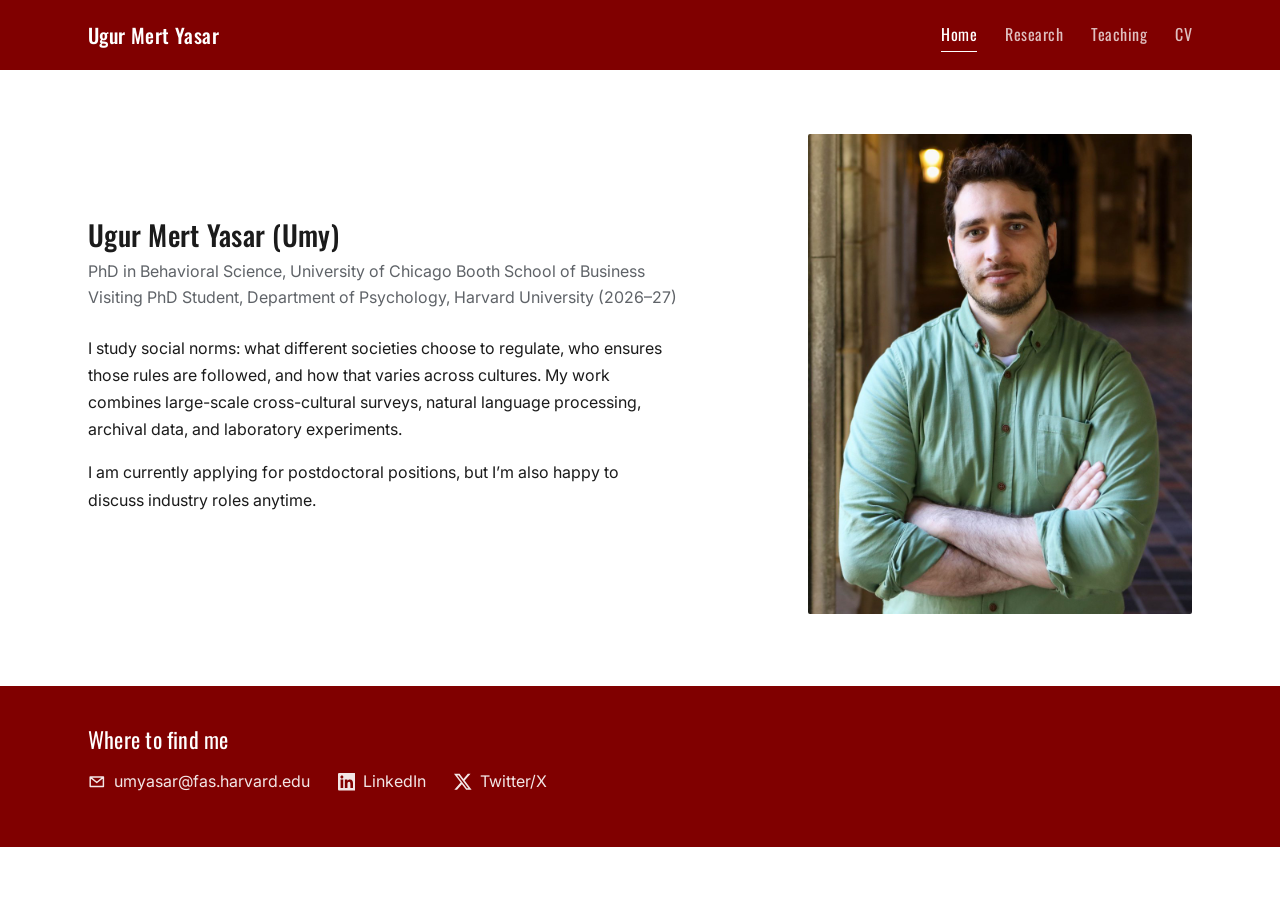
<file: index.html>
<!DOCTYPE html>
<html lang="en">
<head>
<meta charset="utf-8">
<meta name="viewport" content="width=device-width, initial-scale=1">
<title>Ugur Mert Yasar (Umy)</title>
<meta name="description" content="Ugur Mert Yasar is a PhD candidate in Behavioral Science at Chicago Booth. He studies social norms across cultures: what societies regulate, who enforces the rules, and why this varies.">
<link rel="icon" href="assets/favicon.svg?v=2" type="image/svg+xml">
<meta property="og:title" content="Ugur Mert Yasar">
<meta property="og:description" content="Ugur Mert Yasar is a PhD candidate in Behavioral Science at Chicago Booth. He studies social norms across cultures: what societies regulate, who enforces the rules, and why this varies.">
<meta property="og:image" content="https://ugurmertyasar.com/assets/portrait.jpg">
<meta property="og:url" content="https://ugurmertyasar.com/">
<meta property="og:type" content="website">
<meta name="twitter:card" content="summary">
<link rel="preconnect" href="https://fonts.googleapis.com">
<link rel="preconnect" href="https://fonts.gstatic.com" crossorigin>
<link href="https://fonts.googleapis.com/css2?family=Inter:wght@400;500;600&family=Oswald:wght@400;500&display=swap" rel="stylesheet">
<link rel="stylesheet" href="style.css?v=20261010">
</head>
<body>

<header class="masthead">
  <div class="wrap">
    <a class="name" href="index.html">Ugur Mert Yasar</a>
    <nav class="nav">
      <a href="index.html" aria-current="page">Home</a>
      <a href="research.html">Research</a>
      <a href="teaching.html">Teaching</a>
      <a href="assets/cv.pdf">CV</a>
    </nav>
  </div>
</header>

<main class="wrap">

  <section class="hero">
    <div>
      <h1>Ugur Mert Yasar (Umy)</h1>
      <p class="role">PhD in Behavioral Science, University of Chicago Booth School of Business<br>
      Visiting PhD Student, Department of Psychology, Harvard University (2026&ndash;27)</p>
      <div class="prose">
        <p>I study social norms: what different societies choose to regulate, who
        ensures those rules are followed, and how that varies across cultures. My work
        combines large-scale cross-cultural surveys, natural language processing,
        archival data, and laboratory experiments.</p>
        <p>I am currently applying for postdoctoral positions, but I&rsquo;m also happy to discuss industry roles anytime.</p>
      </div>
    </div>
    <!-- Click the portrait to swap in an artwork. Put the artwork at the path in
         data-alt; until that file exists, the portrait stays a plain image. -->
    <img class="portrait" id="portrait" src="assets/portrait.jpg" width="960" height="1200"
         alt="Portrait of Ugur Mert Yasar"
         data-alt="assets/portrait-art.jpg?v=2" data-alt-text="Cartoon of Ugur Mert Yasar in South Park style, standing in a classroom">
  </section>

</main>

<!--
    SURVEY SECTION
    data-state="hidden" removes the whole section from the page (current).
    data-state="soon"   shows the map with a "coming soon" note.
    data-state="live"   also shows everything marked class="when-live" below.
    Draft the live text inside the when-live blocks. Note: the repository is
    public, so anything written here is readable in the page source even while
    it is hidden. Keep findings out until the paper is out.
  -->
<section class="plate band" data-state="hidden">
  <div class="wrap">
    <figure>
      <div class="plate-head">
        <h2>The Global Architecture of Social Norms</h2>
        <p class="soon-note when-soon">Interactive results coming soon.</p>
      </div>
      <div class="map-wrap">
        <!-- ======== MAP: generated file, do not hand-edit the path data ======== -->
        <svg class="map" viewBox="0 0 1000 470" xmlns="http://www.w3.org/2000/svg" role="img" aria-label="World map. Societies included in the survey are shaded."><defs><clipPath id="mapclip"><rect x="0" y="0" width="1000" height="470"/></clipPath></defs><g clip-path="url(#mapclip)"><path class="ocean" d="M204.2,503.6L203.6,503.4L202.1,502.7L199.6,501.6L196.1,500.1L191.9,498.2L186.8,495.9L181.1,493.3L174.9,490.3L168.2,486.9L161.1,483.3L153.9,479.4L146.4,475.3L138.9,470.8L131.3,466.2L123.8,461.3L116.4,456.3L109.1,451.0L101.9,445.6L94.9,440.0L88.1,434.3L81.5,428.4L75.1,422.3L69.0,416.2L63.1,409.9L57.4,403.5L52.0,397.0L46.9,390.3L41.9,383.6L37.3,376.8L32.9,369.9L28.8,363.0L25.0,356.0L21.4,348.9L18.1,341.7L15.1,334.5L12.4,327.2L9.9,319.9L7.8,312.6L5.9,305.2L4.3,297.8L3.0,290.4L2.0,283.0L1.2,275.5L0.8,268.0L0.7,260.6L0.8,253.1L1.2,245.6L2.0,238.2L3.0,230.7L4.3,223.3L5.9,215.9L7.8,208.5L9.9,201.2L12.4,193.9L15.1,186.6L18.1,179.4L21.4,172.2L25.0,165.2L28.8,158.1L32.9,151.2L37.3,144.3L41.9,137.5L46.9,130.8L52.0,124.2L57.4,117.6L63.1,111.2L69.0,105.0L75.1,98.8L81.5,92.8L88.1,86.9L94.9,81.1L101.9,75.5L109.1,70.1L116.4,64.8L123.8,59.8L131.3,54.9L138.9,50.3L146.4,45.9L153.9,41.7L161.1,37.8L168.2,34.2L174.9,30.8L181.1,27.8L186.8,25.2L191.9,22.9L196.1,21.0L199.6,19.5L202.1,18.4L203.6,17.7L204.2,17.5L204.2,17.5L210.7,17.5L217.3,17.5L223.9,17.5L230.5,17.5L237.0,17.5L243.6,17.5L250.2,17.5L256.7,17.5L263.3,17.5L269.9,17.5L276.5,17.5L283.0,17.5L289.6,17.5L296.2,17.5L302.8,17.5L309.3,17.5L315.9,17.5L322.5,17.5L329.1,17.5L335.6,17.5L342.2,17.5L348.8,17.5L355.4,17.5L361.9,17.5L368.5,17.5L375.1,17.5L381.7,17.5L388.2,17.5L394.8,17.5L401.4,17.5L408.0,17.5L414.5,17.5L421.1,17.5L427.7,17.5L434.3,17.5L440.8,17.5L447.4,17.5L454.0,17.5L460.6,17.5L467.1,17.5L473.7,17.5L480.3,17.5L486.9,17.5L493.4,17.5L500.0,17.5L506.6,17.5L513.1,17.5L519.7,17.5L526.3,17.5L532.9,17.5L539.4,17.5L546.0,17.5L552.6,17.5L559.2,17.5L565.7,17.5L572.3,17.5L578.9,17.5L585.5,17.5L592.0,17.5L598.6,17.5L605.2,17.5L611.8,17.5L618.3,17.5L624.9,17.5L631.5,17.5L638.1,17.5L644.6,17.5L651.2,17.5L657.8,17.5L664.4,17.5L670.9,17.5L677.5,17.5L684.1,17.5L690.7,17.5L697.2,17.5L703.8,17.5L710.4,17.5L717.0,17.5L723.5,17.5L730.1,17.5L736.7,17.5L743.3,17.5L749.8,17.5L756.4,17.5L763.0,17.5L769.5,17.5L776.1,17.5L782.7,17.5L789.3,17.5L795.8,17.5L795.8,17.5L796.4,17.7L797.9,18.4L800.4,19.5L803.9,21.0L808.1,22.9L813.2,25.2L818.9,27.8L825.1,30.8L831.8,34.2L838.9,37.8L846.1,41.7L853.6,45.9L861.1,50.3L868.7,54.9L876.2,59.8L883.6,64.8L890.9,70.1L898.1,75.5L905.1,81.1L911.9,86.9L918.5,92.8L924.9,98.8L931.0,105.0L936.9,111.2L942.6,117.6L948.0,124.2L953.1,130.8L958.1,137.5L962.7,144.3L967.1,151.2L971.2,158.1L975.0,165.2L978.6,172.2L981.9,179.4L984.9,186.6L987.6,193.9L990.1,201.2L992.2,208.5L994.1,215.9L995.7,223.3L997.0,230.7L998.0,238.2L998.8,245.6L999.2,253.1L999.3,260.6L999.2,268.0L998.8,275.5L998.0,283.0L997.0,290.4L995.7,297.8L994.1,305.2L992.2,312.6L990.1,319.9L987.6,327.2L984.9,334.5L981.9,341.7L978.6,348.9L975.0,356.0L971.2,363.0L967.1,369.9L962.7,376.8L958.1,383.6L953.1,390.3L948.0,397.0L942.6,403.5L936.9,409.9L931.0,416.2L924.9,422.3L918.5,428.4L911.9,434.3L905.1,440.0L898.1,445.6L890.9,451.0L883.6,456.3L876.2,461.3L868.7,466.2L861.1,470.8L853.6,475.3L846.1,479.4L838.9,483.3L831.8,486.9L825.1,490.3L818.9,493.3L813.2,495.9L808.1,498.2L803.9,500.1L800.4,501.6L797.9,502.7L796.4,503.4L795.8,503.6L795.8,503.6L789.3,503.6L782.7,503.6L776.1,503.6L769.5,503.6L763.0,503.6L756.4,503.6L749.8,503.6L743.3,503.6L736.7,503.6L730.1,503.6L723.5,503.6L717.0,503.6L710.4,503.6L703.8,503.6L697.2,503.6L690.7,503.6L684.1,503.6L677.5,503.6L670.9,503.6L664.4,503.6L657.8,503.6L651.2,503.6L644.6,503.6L638.1,503.6L631.5,503.6L624.9,503.6L618.3,503.6L611.8,503.6L605.2,503.6L598.6,503.6L592.0,503.6L585.5,503.6L578.9,503.6L572.3,503.6L565.7,503.6L559.2,503.6L552.6,503.6L546.0,503.6L539.4,503.6L532.9,503.6L526.3,503.6L519.7,503.6L513.1,503.6L506.6,503.6L500.0,503.6L493.4,503.6L486.9,503.6L480.3,503.6L473.7,503.6L467.1,503.6L460.6,503.6L454.0,503.6L447.4,503.6L440.8,503.6L434.3,503.6L427.7,503.6L421.1,503.6L414.5,503.6L408.0,503.6L401.4,503.6L394.8,503.6L388.2,503.6L381.7,503.6L375.1,503.6L368.5,503.6L361.9,503.6L355.4,503.6L348.8,503.6L342.2,503.6L335.6,503.6L329.1,503.6L322.5,503.6L315.9,503.6L309.3,503.6L302.8,503.6L296.2,503.6L289.6,503.6L283.0,503.6L276.5,503.6L269.9,503.6L263.3,503.6L256.7,503.6L250.2,503.6L243.6,503.6L237.0,503.6L230.5,503.6L223.9,503.6L217.3,503.6L210.7,503.6L204.2,503.6Z"/><g class="grat"><path d="M253.0,503.4L251.8,502.7L249.7,501.6L246.8,500.1L243.2,498.2L239.0,495.9L234.3,493.3L229.1,490.3L223.5,486.9L217.6,483.3L211.5,479.4L205.3,475.3L199.1,470.8L192.8,466.2L186.5,461.3L180.3,456.3L174.2,451.0L168.2,445.6L162.4,440.0L156.8,434.3L151.3,428.4L145.9,422.3L140.8,416.2L135.9,409.9L131.2,403.5L126.7,397.0L122.4,390.3L118.3,383.6L114.4,376.8L110.8,369.9L107.3,363.0L104.1,356.0L101.2,348.9L98.4,341.7L95.9,334.5L93.6,327.2L91.6,319.9L89.8,312.6L88.2,305.2L86.9,297.8L85.8,290.4L85.0,283.0L84.4,275.5L84.0,268.0L83.9,260.6L84.0,253.1L84.4,245.6L85.0,238.2L85.8,230.7L86.9,223.3L88.2,215.9L89.8,208.5L91.6,201.2L93.6,193.9L95.9,186.6L98.4,179.4L101.2,172.2L104.1,165.2L107.3,158.1L110.8,151.2L114.4,144.3L118.3,137.5L122.4,130.8L126.7,124.2L131.2,117.6L135.9,111.2L140.8,105.0L145.9,98.8L151.3,92.8L156.8,86.9L162.4,81.1L168.2,75.5L174.2,70.1L180.3,64.8L186.5,59.8L192.8,54.9L199.1,50.3L205.3,45.9L211.5,41.7L217.6,37.8L223.5,34.2L229.1,30.8L234.3,27.8L239.0,25.2L243.2,22.9L246.8,21.0L249.7,19.5L251.8,18.4L253.0,17.7"/><path d="M302.4,503.4L301.4,502.7L299.7,501.6L297.4,500.1L294.6,498.2L291.2,495.9L287.4,493.3L283.2,490.3L278.8,486.9L274.1,483.3L269.2,479.4L264.3,475.3L259.3,470.8L254.2,466.2L249.2,461.3L244.3,456.3L239.4,451.0L234.6,445.6L229.9,440.0L225.4,434.3L221.0,428.4L216.8,422.3L212.7,416.2L208.7,409.9L205.0,403.5L201.3,397.0L197.9,390.3L194.6,383.6L191.5,376.8L188.6,369.9L185.9,363.0L183.3,356.0L180.9,348.9L178.7,341.7L176.7,334.5L174.9,327.2L173.3,319.9L171.8,312.6L170.6,305.2L169.5,297.8L168.7,290.4L168.0,283.0L167.5,275.5L167.2,268.0L167.1,260.6L167.2,253.1L167.5,245.6L168.0,238.2L168.7,230.7L169.5,223.3L170.6,215.9L171.8,208.5L173.3,201.2L174.9,193.9L176.7,186.6L178.7,179.4L180.9,172.2L183.3,165.2L185.9,158.1L188.6,151.2L191.5,144.3L194.6,137.5L197.9,130.8L201.3,124.2L205.0,117.6L208.7,111.2L212.7,105.0L216.8,98.8L221.0,92.8L225.4,86.9L229.9,81.1L234.6,75.5L239.4,70.1L244.3,64.8L249.2,59.8L254.2,54.9L259.3,50.3L264.3,45.9L269.2,41.7L274.1,37.8L278.8,34.2L283.2,30.8L287.4,27.8L291.2,25.2L294.6,22.9L297.4,21.0L299.7,19.5L301.4,18.4L302.4,17.7"/><path d="M351.8,503.4L351.1,502.7L349.8,501.6L348.1,500.1L345.9,498.2L343.4,495.9L340.6,493.3L337.4,490.3L334.1,486.9L330.6,483.3L326.9,479.4L323.2,475.3L319.4,470.8L315.7,466.2L311.9,461.3L308.2,456.3L304.5,451.0L300.9,445.6L297.5,440.0L294.1,434.3L290.8,428.4L287.6,422.3L284.5,416.2L281.5,409.9L278.7,403.5L276.0,397.0L273.4,390.3L271.0,383.6L268.7,376.8L266.5,369.9L264.4,363.0L262.5,356.0L260.7,348.9L259.1,341.7L257.6,334.5L256.2,327.2L255.0,319.9L253.9,312.6L252.9,305.2L252.1,297.8L251.5,290.4L251.0,283.0L250.6,275.5L250.4,268.0L250.3,260.6L250.4,253.1L250.6,245.6L251.0,238.2L251.5,230.7L252.1,223.3L252.9,215.9L253.9,208.5L255.0,201.2L256.2,193.9L257.6,186.6L259.1,179.4L260.7,172.2L262.5,165.2L264.4,158.1L266.5,151.2L268.7,144.3L271.0,137.5L273.4,130.8L276.0,124.2L278.7,117.6L281.5,111.2L284.5,105.0L287.6,98.8L290.8,92.8L294.1,86.9L297.5,81.1L300.9,75.5L304.5,70.1L308.2,64.8L311.9,59.8L315.7,54.9L319.4,50.3L323.2,45.9L326.9,41.7L330.6,37.8L334.1,34.2L337.4,30.8L340.6,27.8L343.4,25.2L345.9,22.9L348.1,21.0L349.8,19.5L351.1,18.4L351.8,17.7"/><path d="M401.2,503.4L400.7,502.7L399.9,501.6L398.7,500.1L397.3,498.2L395.6,495.9L393.7,493.3L391.6,490.3L389.4,486.9L387.0,483.3L384.6,479.4L382.1,475.3L379.6,470.8L377.1,466.2L374.6,461.3L372.1,456.3L369.7,451.0L367.3,445.6L365.0,440.0L362.7,434.3L360.5,428.4L358.4,422.3L356.3,416.2L354.4,409.9L352.5,403.5L350.7,397.0L349.0,390.3L347.3,383.6L345.8,376.8L344.3,369.9L342.9,363.0L341.7,356.0L340.5,348.9L339.4,341.7L338.4,334.5L337.5,327.2L336.6,319.9L335.9,312.6L335.3,305.2L334.8,297.8L334.3,290.4L334.0,283.0L333.7,275.5L333.6,268.0L333.6,260.6L333.6,253.1L333.7,245.6L334.0,238.2L334.3,230.7L334.8,223.3L335.3,215.9L335.9,208.5L336.6,201.2L337.5,193.9L338.4,186.6L339.4,179.4L340.5,172.2L341.7,165.2L342.9,158.1L344.3,151.2L345.8,144.3L347.3,137.5L349.0,130.8L350.7,124.2L352.5,117.6L354.4,111.2L356.3,105.0L358.4,98.8L360.5,92.8L362.7,86.9L365.0,81.1L367.3,75.5L369.7,70.1L372.1,64.8L374.6,59.8L377.1,54.9L379.6,50.3L382.1,45.9L384.6,41.7L387.0,37.8L389.4,34.2L391.6,30.8L393.7,27.8L395.6,25.2L397.3,22.9L398.7,21.0L399.9,19.5L400.7,18.4L401.2,17.7"/><path d="M450.6,503.4L450.4,502.7L449.9,501.6L449.4,500.1L448.6,498.2L447.8,495.9L446.9,493.3L445.8,490.3L444.7,486.9L443.5,483.3L442.3,479.4L441.1,475.3L439.8,470.8L438.6,466.2L437.3,461.3L436.1,456.3L434.8,451.0L433.6,445.6L432.5,440.0L431.4,434.3L430.3,428.4L429.2,422.3L428.2,416.2L427.2,409.9L426.2,403.5L425.3,397.0L424.5,390.3L423.7,383.6L422.9,376.8L422.2,369.9L421.5,363.0L420.8,356.0L420.2,348.9L419.7,341.7L419.2,334.5L418.7,327.2L418.3,319.9L418.0,312.6L417.6,305.2L417.4,297.8L417.2,290.4L417.0,283.0L416.9,275.5L416.8,268.0L416.8,260.6L416.8,253.1L416.9,245.6L417.0,238.2L417.2,230.7L417.4,223.3L417.6,215.9L418.0,208.5L418.3,201.2L418.7,193.9L419.2,186.6L419.7,179.4L420.2,172.2L420.8,165.2L421.5,158.1L422.2,151.2L422.9,144.3L423.7,137.5L424.5,130.8L425.3,124.2L426.2,117.6L427.2,111.2L428.2,105.0L429.2,98.8L430.3,92.8L431.4,86.9L432.5,81.1L433.6,75.5L434.8,70.1L436.1,64.8L437.3,59.8L438.6,54.9L439.8,50.3L441.1,45.9L442.3,41.7L443.5,37.8L444.7,34.2L445.8,30.8L446.9,27.8L447.8,25.2L448.6,22.9L449.4,21.0L449.9,19.5L450.4,18.4L450.6,17.7"/><path d="M500.0,503.4L500.0,502.7L500.0,501.6L500.0,500.1L500.0,498.2L500.0,495.9L500.0,493.3L500.0,490.3L500.0,486.9L500.0,483.3L500.0,479.4L500.0,475.3L500.0,470.8L500.0,466.2L500.0,461.3L500.0,456.3L500.0,451.0L500.0,445.6L500.0,440.0L500.0,434.3L500.0,428.4L500.0,422.3L500.0,416.2L500.0,409.9L500.0,403.5L500.0,397.0L500.0,390.3L500.0,383.6L500.0,376.8L500.0,369.9L500.0,363.0L500.0,356.0L500.0,348.9L500.0,341.7L500.0,334.5L500.0,327.2L500.0,319.9L500.0,312.6L500.0,305.2L500.0,297.8L500.0,290.4L500.0,283.0L500.0,275.5L500.0,268.0L500.0,260.6L500.0,253.1L500.0,245.6L500.0,238.2L500.0,230.7L500.0,223.3L500.0,215.9L500.0,208.5L500.0,201.2L500.0,193.9L500.0,186.6L500.0,179.4L500.0,172.2L500.0,165.2L500.0,158.1L500.0,151.2L500.0,144.3L500.0,137.5L500.0,130.8L500.0,124.2L500.0,117.6L500.0,111.2L500.0,105.0L500.0,98.8L500.0,92.8L500.0,86.9L500.0,81.1L500.0,75.5L500.0,70.1L500.0,64.8L500.0,59.8L500.0,54.9L500.0,50.3L500.0,45.9L500.0,41.7L500.0,37.8L500.0,34.2L500.0,30.8L500.0,27.8L500.0,25.2L500.0,22.9L500.0,21.0L500.0,19.5L500.0,18.4L500.0,17.7"/><path d="M549.4,503.4L549.6,502.7L550.1,501.6L550.6,500.1L551.4,498.2L552.2,495.9L553.1,493.3L554.2,490.3L555.3,486.9L556.5,483.3L557.7,479.4L558.9,475.3L560.2,470.8L561.4,466.2L562.7,461.3L563.9,456.3L565.2,451.0L566.4,445.6L567.5,440.0L568.6,434.3L569.7,428.4L570.8,422.3L571.8,416.2L572.8,409.9L573.8,403.5L574.7,397.0L575.5,390.3L576.3,383.6L577.1,376.8L577.8,369.9L578.5,363.0L579.2,356.0L579.8,348.9L580.3,341.7L580.8,334.5L581.3,327.2L581.7,319.9L582.0,312.6L582.4,305.2L582.6,297.8L582.8,290.4L583.0,283.0L583.1,275.5L583.2,268.0L583.2,260.6L583.2,253.1L583.1,245.6L583.0,238.2L582.8,230.7L582.6,223.3L582.4,215.9L582.0,208.5L581.7,201.2L581.3,193.9L580.8,186.6L580.3,179.4L579.8,172.2L579.2,165.2L578.5,158.1L577.8,151.2L577.1,144.3L576.3,137.5L575.5,130.8L574.7,124.2L573.8,117.6L572.8,111.2L571.8,105.0L570.8,98.8L569.7,92.8L568.6,86.9L567.5,81.1L566.4,75.5L565.2,70.1L563.9,64.8L562.7,59.8L561.4,54.9L560.2,50.3L558.9,45.9L557.7,41.7L556.5,37.8L555.3,34.2L554.2,30.8L553.1,27.8L552.2,25.2L551.4,22.9L550.6,21.0L550.1,19.5L549.6,18.4L549.4,17.7"/><path d="M598.8,503.4L599.3,502.7L600.1,501.6L601.3,500.1L602.7,498.2L604.4,495.9L606.3,493.3L608.4,490.3L610.6,486.9L613.0,483.3L615.4,479.4L617.9,475.3L620.4,470.8L622.9,466.2L625.4,461.3L627.9,456.3L630.3,451.0L632.7,445.6L635.0,440.0L637.3,434.3L639.5,428.4L641.6,422.3L643.7,416.2L645.6,409.9L647.5,403.5L649.3,397.0L651.0,390.3L652.7,383.6L654.2,376.8L655.7,369.9L657.1,363.0L658.3,356.0L659.5,348.9L660.6,341.7L661.6,334.5L662.5,327.2L663.4,319.9L664.1,312.6L664.7,305.2L665.2,297.8L665.7,290.4L666.0,283.0L666.3,275.5L666.4,268.0L666.4,260.6L666.4,253.1L666.3,245.6L666.0,238.2L665.7,230.7L665.2,223.3L664.7,215.9L664.1,208.5L663.4,201.2L662.5,193.9L661.6,186.6L660.6,179.4L659.5,172.2L658.3,165.2L657.1,158.1L655.7,151.2L654.2,144.3L652.7,137.5L651.0,130.8L649.3,124.2L647.5,117.6L645.6,111.2L643.7,105.0L641.6,98.8L639.5,92.8L637.3,86.9L635.0,81.1L632.7,75.5L630.3,70.1L627.9,64.8L625.4,59.8L622.9,54.9L620.4,50.3L617.9,45.9L615.4,41.7L613.0,37.8L610.6,34.2L608.4,30.8L606.3,27.8L604.4,25.2L602.7,22.9L601.3,21.0L600.1,19.5L599.3,18.4L598.8,17.7"/><path d="M648.2,503.4L648.9,502.7L650.2,501.6L651.9,500.1L654.1,498.2L656.6,495.9L659.4,493.3L662.6,490.3L665.9,486.9L669.4,483.3L673.1,479.4L676.8,475.3L680.6,470.8L684.3,466.2L688.1,461.3L691.8,456.3L695.5,451.0L699.1,445.6L702.5,440.0L705.9,434.3L709.2,428.4L712.4,422.3L715.5,416.2L718.5,409.9L721.3,403.5L724.0,397.0L726.6,390.3L729.0,383.6L731.3,376.8L733.5,369.9L735.6,363.0L737.5,356.0L739.3,348.9L740.9,341.7L742.4,334.5L743.8,327.2L745.0,319.9L746.1,312.6L747.1,305.2L747.9,297.8L748.5,290.4L749.0,283.0L749.4,275.5L749.6,268.0L749.7,260.6L749.6,253.1L749.4,245.6L749.0,238.2L748.5,230.7L747.9,223.3L747.1,215.9L746.1,208.5L745.0,201.2L743.8,193.9L742.4,186.6L740.9,179.4L739.3,172.2L737.5,165.2L735.6,158.1L733.5,151.2L731.3,144.3L729.0,137.5L726.6,130.8L724.0,124.2L721.3,117.6L718.5,111.2L715.5,105.0L712.4,98.8L709.2,92.8L705.9,86.9L702.5,81.1L699.1,75.5L695.5,70.1L691.8,64.8L688.1,59.8L684.3,54.9L680.6,50.3L676.8,45.9L673.1,41.7L669.4,37.8L665.9,34.2L662.6,30.8L659.4,27.8L656.6,25.2L654.1,22.9L651.9,21.0L650.2,19.5L648.9,18.4L648.2,17.7"/><path d="M697.6,503.4L698.6,502.7L700.3,501.6L702.6,500.1L705.4,498.2L708.8,495.9L712.6,493.3L716.8,490.3L721.2,486.9L725.9,483.3L730.8,479.4L735.7,475.3L740.7,470.8L745.8,466.2L750.8,461.3L755.7,456.3L760.6,451.0L765.4,445.6L770.1,440.0L774.6,434.3L779.0,428.4L783.2,422.3L787.3,416.2L791.3,409.9L795.0,403.5L798.7,397.0L802.1,390.3L805.4,383.6L808.5,376.8L811.4,369.9L814.1,363.0L816.7,356.0L819.1,348.9L821.3,341.7L823.3,334.5L825.1,327.2L826.7,319.9L828.2,312.6L829.4,305.2L830.5,297.8L831.3,290.4L832.0,283.0L832.5,275.5L832.8,268.0L832.9,260.6L832.8,253.1L832.5,245.6L832.0,238.2L831.3,230.7L830.5,223.3L829.4,215.9L828.2,208.5L826.7,201.2L825.1,193.9L823.3,186.6L821.3,179.4L819.1,172.2L816.7,165.2L814.1,158.1L811.4,151.2L808.5,144.3L805.4,137.5L802.1,130.8L798.7,124.2L795.0,117.6L791.3,111.2L787.3,105.0L783.2,98.8L779.0,92.8L774.6,86.9L770.1,81.1L765.4,75.5L760.6,70.1L755.7,64.8L750.8,59.8L745.8,54.9L740.7,50.3L735.7,45.9L730.8,41.7L725.9,37.8L721.2,34.2L716.8,30.8L712.6,27.8L708.8,25.2L705.4,22.9L702.6,21.0L700.3,19.5L698.6,18.4L697.6,17.7"/><path d="M747.0,503.4L748.2,502.7L750.3,501.6L753.2,500.1L756.8,498.2L761.0,495.9L765.7,493.3L770.9,490.3L776.5,486.9L782.4,483.3L788.5,479.4L794.7,475.3L800.9,470.8L807.2,466.2L813.5,461.3L819.7,456.3L825.8,451.0L831.8,445.6L837.6,440.0L843.2,434.3L848.7,428.4L854.1,422.3L859.2,416.2L864.1,409.9L868.8,403.5L873.3,397.0L877.6,390.3L881.7,383.6L885.6,376.8L889.2,369.9L892.7,363.0L895.9,356.0L898.8,348.9L901.6,341.7L904.1,334.5L906.4,327.2L908.4,319.9L910.2,312.6L911.8,305.2L913.1,297.8L914.2,290.4L915.0,283.0L915.6,275.5L916.0,268.0L916.1,260.6L916.0,253.1L915.6,245.6L915.0,238.2L914.2,230.7L913.1,223.3L911.8,215.9L910.2,208.5L908.4,201.2L906.4,193.9L904.1,186.6L901.6,179.4L898.8,172.2L895.9,165.2L892.7,158.1L889.2,151.2L885.6,144.3L881.7,137.5L877.6,130.8L873.3,124.2L868.8,117.6L864.1,111.2L859.2,105.0L854.1,98.8L848.7,92.8L843.2,86.9L837.6,81.1L831.8,75.5L825.8,70.1L819.7,64.8L813.5,59.8L807.2,54.9L800.9,50.3L794.7,45.9L788.5,41.7L782.4,37.8L776.5,34.2L770.9,30.8L765.7,27.8L761.0,25.2L756.8,22.9L753.2,21.0L750.3,19.5L748.2,18.4L747.0,17.7"/><path d="M123.8,461.3L132.2,461.3L140.5,461.3L148.9,461.3L157.3,461.3L165.6,461.3L174.0,461.3L182.3,461.3L190.7,461.3L199.1,461.3L207.4,461.3L215.8,461.3L224.1,461.3L232.5,461.3L240.9,461.3L249.2,461.3L257.6,461.3L265.9,461.3L274.3,461.3L282.6,461.3L291.0,461.3L299.4,461.3L307.7,461.3L316.1,461.3L324.4,461.3L332.8,461.3L341.2,461.3L349.5,461.3L357.9,461.3L366.2,461.3L374.6,461.3L383.0,461.3L391.3,461.3L399.7,461.3L408.0,461.3L416.4,461.3L424.8,461.3L433.1,461.3L441.5,461.3L449.8,461.3L458.2,461.3L466.6,461.3L474.9,461.3L483.3,461.3L491.6,461.3L500.0,461.3L508.4,461.3L516.7,461.3L525.1,461.3L533.4,461.3L541.8,461.3L550.2,461.3L558.5,461.3L566.9,461.3L575.2,461.3L583.6,461.3L592.0,461.3L600.3,461.3L608.7,461.3L617.0,461.3L625.4,461.3L633.8,461.3L642.1,461.3L650.5,461.3L658.8,461.3L667.2,461.3L675.6,461.3L683.9,461.3L692.3,461.3L700.6,461.3L709.0,461.3L717.4,461.3L725.7,461.3L734.1,461.3L742.4,461.3L750.8,461.3L759.1,461.3L767.5,461.3L775.9,461.3L784.2,461.3L792.6,461.3L800.9,461.3L809.3,461.3L817.7,461.3L826.0,461.3L834.4,461.3L842.7,461.3L851.1,461.3L859.5,461.3L867.8,461.3L876.2,461.3"/><path d="M32.9,369.9L43.3,369.9L53.7,369.9L64.1,369.9L74.4,369.9L84.8,369.9L95.2,369.9L105.6,369.9L116.0,369.9L126.3,369.9L136.7,369.9L147.1,369.9L157.5,369.9L167.9,369.9L178.2,369.9L188.6,369.9L199.0,369.9L209.4,369.9L219.8,369.9L230.1,369.9L240.5,369.9L250.9,369.9L261.3,369.9L271.7,369.9L282.0,369.9L292.4,369.9L302.8,369.9L313.2,369.9L323.6,369.9L333.9,369.9L344.3,369.9L354.7,369.9L365.1,369.9L375.4,369.9L385.8,369.9L396.2,369.9L406.6,369.9L417.0,369.9L427.3,369.9L437.7,369.9L448.1,369.9L458.5,369.9L468.9,369.9L479.2,369.9L489.6,369.9L500.0,369.9L510.4,369.9L520.8,369.9L531.1,369.9L541.5,369.9L551.9,369.9L562.3,369.9L572.7,369.9L583.0,369.9L593.4,369.9L603.8,369.9L614.2,369.9L624.6,369.9L634.9,369.9L645.3,369.9L655.7,369.9L666.1,369.9L676.4,369.9L686.8,369.9L697.2,369.9L707.6,369.9L718.0,369.9L728.3,369.9L738.7,369.9L749.1,369.9L759.5,369.9L769.9,369.9L780.2,369.9L790.6,369.9L801.0,369.9L811.4,369.9L821.8,369.9L832.1,369.9L842.5,369.9L852.9,369.9L863.3,369.9L873.7,369.9L884.0,369.9L894.4,369.9L904.8,369.9L915.2,369.9L925.6,369.9L935.9,369.9L946.3,369.9L956.7,369.9L967.1,369.9"/><path d="M0.7,260.6L11.8,260.6L22.8,260.6L33.9,260.6L45.0,260.6L56.1,260.6L67.2,260.6L78.3,260.6L89.4,260.6L100.5,260.6L111.6,260.6L122.7,260.6L133.8,260.6L144.9,260.6L156.0,260.6L167.1,260.6L178.2,260.6L189.3,260.6L200.4,260.6L211.5,260.6L222.6,260.6L233.7,260.6L244.8,260.6L255.9,260.6L267.0,260.6L278.1,260.6L289.2,260.6L300.3,260.6L311.4,260.6L322.5,260.6L333.6,260.6L344.6,260.6L355.7,260.6L366.8,260.6L377.9,260.6L389.0,260.6L400.1,260.6L411.2,260.6L422.3,260.6L433.4,260.6L444.5,260.6L455.6,260.6L466.7,260.6L477.8,260.6L488.9,260.6L500.0,260.6L511.1,260.6L522.2,260.6L533.3,260.6L544.4,260.6L555.5,260.6L566.6,260.6L577.7,260.6L588.8,260.6L599.9,260.6L611.0,260.6L622.1,260.6L633.2,260.6L644.3,260.6L655.4,260.6L666.4,260.6L677.5,260.6L688.6,260.6L699.7,260.6L710.8,260.6L721.9,260.6L733.0,260.6L744.1,260.6L755.2,260.6L766.3,260.6L777.4,260.6L788.5,260.6L799.6,260.6L810.7,260.6L821.8,260.6L832.9,260.6L844.0,260.6L855.1,260.6L866.2,260.6L877.3,260.6L888.4,260.6L899.5,260.6L910.6,260.6L921.7,260.6L932.8,260.6L943.9,260.6L955.0,260.6L966.1,260.6L977.2,260.6L988.2,260.6L999.3,260.6"/><path d="M32.9,151.2L43.3,151.2L53.7,151.2L64.1,151.2L74.4,151.2L84.8,151.2L95.2,151.2L105.6,151.2L116.0,151.2L126.3,151.2L136.7,151.2L147.1,151.2L157.5,151.2L167.9,151.2L178.2,151.2L188.6,151.2L199.0,151.2L209.4,151.2L219.8,151.2L230.1,151.2L240.5,151.2L250.9,151.2L261.3,151.2L271.7,151.2L282.0,151.2L292.4,151.2L302.8,151.2L313.2,151.2L323.6,151.2L333.9,151.2L344.3,151.2L354.7,151.2L365.1,151.2L375.4,151.2L385.8,151.2L396.2,151.2L406.6,151.2L417.0,151.2L427.3,151.2L437.7,151.2L448.1,151.2L458.5,151.2L468.9,151.2L479.2,151.2L489.6,151.2L500.0,151.2L510.4,151.2L520.8,151.2L531.1,151.2L541.5,151.2L551.9,151.2L562.3,151.2L572.7,151.2L583.0,151.2L593.4,151.2L603.8,151.2L614.2,151.2L624.6,151.2L634.9,151.2L645.3,151.2L655.7,151.2L666.1,151.2L676.4,151.2L686.8,151.2L697.2,151.2L707.6,151.2L718.0,151.2L728.3,151.2L738.7,151.2L749.1,151.2L759.5,151.2L769.9,151.2L780.2,151.2L790.6,151.2L801.0,151.2L811.4,151.2L821.8,151.2L832.1,151.2L842.5,151.2L852.9,151.2L863.3,151.2L873.7,151.2L884.0,151.2L894.4,151.2L904.8,151.2L915.2,151.2L925.6,151.2L935.9,151.2L946.3,151.2L956.7,151.2L967.1,151.2"/><path d="M123.8,59.8L132.2,59.8L140.5,59.8L148.9,59.8L157.3,59.8L165.6,59.8L174.0,59.8L182.3,59.8L190.7,59.8L199.1,59.8L207.4,59.8L215.8,59.8L224.1,59.8L232.5,59.8L240.9,59.8L249.2,59.8L257.6,59.8L265.9,59.8L274.3,59.8L282.6,59.8L291.0,59.8L299.4,59.8L307.7,59.8L316.1,59.8L324.4,59.8L332.8,59.8L341.2,59.8L349.5,59.8L357.9,59.8L366.2,59.8L374.6,59.8L383.0,59.8L391.3,59.8L399.7,59.8L408.0,59.8L416.4,59.8L424.8,59.8L433.1,59.8L441.5,59.8L449.8,59.8L458.2,59.8L466.6,59.8L474.9,59.8L483.3,59.8L491.6,59.8L500.0,59.8L508.4,59.8L516.7,59.8L525.1,59.8L533.4,59.8L541.8,59.8L550.2,59.8L558.5,59.8L566.9,59.8L575.2,59.8L583.6,59.8L592.0,59.8L600.3,59.8L608.7,59.8L617.0,59.8L625.4,59.8L633.8,59.8L642.1,59.8L650.5,59.8L658.8,59.8L667.2,59.8L675.6,59.8L683.9,59.8L692.3,59.8L700.6,59.8L709.0,59.8L717.4,59.8L725.7,59.8L734.1,59.8L742.4,59.8L750.8,59.8L759.1,59.8L767.5,59.8L775.9,59.8L784.2,59.8L792.6,59.8L800.9,59.8L809.3,59.8L817.7,59.8L826.0,59.8L834.4,59.8L842.7,59.8L851.1,59.8L859.5,59.8L867.8,59.8L876.2,59.8"/></g><path class="c" d="M983.2,325.4L984.1,324.8L984.6,325.9L983.5,327.8L981.7,328.3L980.3,327.8L980.6,326.2L982.1,325.0L983.2,325.4ZM10.0,320.2L10.5,320.0L10.7,321.8L10.6,322.0ZM987.4,322.9L985.4,323.6L985.5,322.3L987.1,321.5L988.0,321.3L990.0,320.2Z"/><path class="c" d="M477.3,159.3L477.3,159.6L477.2,160.2L477.1,165.6L468.4,165.4L468.2,174.5L465.7,174.8L465.0,176.6L465.3,181.8L454.8,181.8L454.2,183.0L454.4,181.5L454.4,181.5L460.4,181.2L460.8,179.9L462.0,178.3L463.0,173.3L466.9,169.5L468.3,165.0L469.1,164.8L470.0,162.0L472.3,161.7L473.2,162.1L474.4,162.1L475.3,161.3L476.9,161.2L476.9,159.3L477.3,159.3Z"/><path class="c" d="M636.5,113.4L633.0,101.9L638.5,100.1L639.0,100.3L643.4,102.5L645.8,103.7L649.0,106.5L651.7,106.0L655.7,105.8L659.4,108.1L660.3,111.3L661.4,111.3L662.8,113.9L666.0,114.0L667.1,115.5L668.0,115.5L668.3,113.2L670.8,111.0L671.9,110.4L672.8,110.7L671.5,112.8L673.7,114.0L675.1,113.2L678.6,114.9L676.3,117.2L674.3,116.9L673.4,116.9L672.7,116.0L672.7,114.6L669.7,115.3L669.6,117.4L669.0,119.2L666.9,119.0L666.7,120.4L668.8,121.2L670.1,123.6L669.7,127.0L667.6,126.3L666.2,126.3L665.6,124.2L661.9,122.8L658.9,121.2L656.8,119.7L653.3,117.5L651.1,114.2L650.1,113.6L647.5,113.7L646.4,113.1L645.4,110.5L641.6,108.9L640.1,110.7L638.4,111.8L639.2,113.4L636.5,113.4Z"/><path class="c" d="M891.0,270.3L895.7,272.8L900.7,275.0L902.4,276.9L903.8,278.8L904.1,281.0L908.5,283.3L909.0,285.2L906.4,285.7L906.7,288.1L908.9,290.6L910.1,294.5L911.7,294.4L911.4,296.0L913.4,296.7L912.5,297.4L915.1,298.9L914.6,300.0L912.8,300.2L912.3,299.3L910.0,298.9L907.3,298.3L905.5,296.0L904.2,293.9L903.2,290.7L899.8,289.0L897.4,290.1L895.5,291.3L895.5,294.1L893.2,295.3L891.7,294.7L888.9,294.6L890.2,282.4L891.0,270.3ZM923.0,274.2L924.0,275.4L924.2,277.4L923.3,278.4L922.9,276.2L922.4,274.7L921.2,273.5L919.7,271.9L917.7,270.8L918.5,269.9L920.0,270.9L920.9,271.8L922.0,272.7L923.0,274.2ZM918.7,282.4L917.1,283.3L915.6,284.1L914.1,284.1L911.9,283.1L910.5,282.0L910.8,280.9L913.2,281.4L914.8,281.1L915.3,279.3L915.8,279.2L915.9,281.2L917.5,280.9L918.3,279.7L920.0,278.3L919.9,276.1L921.5,276.1L922.0,276.7L921.8,278.7L920.7,281.0L919.2,281.3L918.7,282.4ZM928.4,280.5L929.2,281.3L930.3,283.7L931.5,285.0L931.0,286.0L930.1,286.4L929.1,285.0L928.1,282.6L927.8,279.8L928.2,279.4L928.4,280.5Z"/><path class="c" d="M615.3,266.8L613.7,263.8L613.6,250.2L616.0,245.9L616.7,244.7L618.5,244.7L620.9,242.0L624.5,241.9L632.0,230.7L633.7,227.6L634.9,225.3L634.8,223.4L634.6,219.6L634.5,218.1L634.5,218.1L635.4,218.0L636.6,217.4L638.0,217.1L639.3,215.8L640.3,215.8L640.4,216.8L640.3,219.0L640.4,220.9L639.9,222.2L639.4,226.3L638.2,230.4L636.7,235.2L634.5,240.6L632.3,244.8L629.1,249.9L626.4,252.9L622.2,256.6L619.7,259.5L616.6,264.0L616.0,266.0L615.3,266.8Z"/><path class="c" d="M567.8,229.9L565.7,228.2L564.7,227.2L564.5,226.0L564.9,224.5L564.9,222.9L563.2,220.6L562.9,219.0L562.9,218.2L561.8,217.1L561.7,214.9L561.1,213.5L560.2,213.7L560.4,212.4L561.1,210.8L560.7,209.3L561.6,208.2L561.0,207.3L561.6,205.0L562.7,202.3L565.1,202.6L564.3,188.1L564.2,186.6L567.3,186.6L566.9,179.4L577.7,179.4L588.1,179.4L598.7,179.4L599.9,182.9L599.3,183.6L600.0,187.3L601.4,191.6L602.5,192.5L604.1,193.9L602.8,196.0L600.9,196.6L600.1,197.7L600.0,200.1L599.2,205.5L599.5,207.0L599.3,210.1L598.4,213.7L596.8,215.6L595.7,218.4L595.5,219.9L594.3,220.9L593.6,224.8L593.7,228.2L593.6,225.3L593.2,225.2L593.2,223.4L592.8,222.1L591.4,220.6L590.9,217.9L591.1,215.2L589.8,215.0L589.7,215.8L588.1,216.0L588.8,217.1L589.1,219.3L587.6,221.3L586.4,224.0L585.0,224.4L582.6,222.2L581.6,223.0L581.3,224.0L579.9,224.8L579.8,225.5L577.1,225.5L576.7,224.8L574.7,224.6L573.7,225.3L573.0,224.9L571.5,222.8L571.0,221.8L569.0,222.3L568.3,224.0L567.7,227.3L566.7,228.0L565.9,228.4L567.8,229.9Z"/><path class="c" d="M564.3,188.1L565.1,202.6L562.7,202.3L561.6,205.0L561.0,207.3L561.6,208.2L560.7,209.3L561.1,210.8L560.4,212.4L560.2,213.7L561.1,213.5L561.7,214.9L561.8,217.1L562.9,218.2L562.9,219.0L561.1,219.7L559.8,221.2L557.9,225.2L555.3,226.9L552.6,226.7L551.9,227.1L552.2,228.4L550.8,229.7L549.6,231.1L546.2,232.5L545.5,231.7L545.0,231.6L544.5,232.6L542.2,232.9L542.6,231.8L541.7,229.3L541.3,227.7L540.1,227.1L538.5,225.0L539.0,223.2L540.3,223.6L541.1,223.3L542.6,223.4L541.0,220.0L541.1,217.5L540.9,215.1L539.7,212.7L540.0,211.0L538.2,210.9L538.2,208.5L537.0,207.2L538.1,202.3L541.5,198.9L541.5,194.1L542.3,186.8L542.8,185.2L541.6,184.0L541.5,182.8L540.5,181.9L539.6,176.3L542.3,174.4L553.2,181.2L564.3,188.1Z"/><path class="c" d="M306.7,187.6L306.6,189.6L306.2,191.0L305.4,191.6L306.0,192.7L305.8,193.7L304.0,193.1L302.7,193.3L301.1,193.1L299.8,193.8L298.5,192.6L298.9,191.5L301.3,192.0L303.3,192.2L304.4,191.4L303.4,189.9L303.6,188.5L302.0,187.9L302.8,186.9L304.4,187.1L306.7,187.6Z"/><path class="c" d="M292.2,162.4L293.5,162.1L295.2,162.2L295.1,163.1L292.1,163.7L292.2,162.4ZM295.6,161.5L297.3,163.1L296.2,165.6L295.9,165.1L296.3,163.3L295.5,161.9L295.6,161.5ZM293.0,167.9L293.8,168.1L294.1,171.0L293.7,173.1L293.0,173.3L292.7,171.2L292.0,170.2L293.0,167.9Z"/><path class="c" d="M362.1,439.6L364.1,437.9L366.3,438.6L367.2,437.4L369.5,438.7L369.2,439.7L366.5,440.6L365.1,439.6L363.7,440.9L362.1,439.6Z"/><path class="c" d="M844.7,293.7L845.1,292.8L847.6,292.0L849.5,291.9L850.4,291.4L851.4,291.9L850.3,292.9L847.2,294.5L844.8,295.6L844.9,294.5L844.7,293.7Z"/><path class="c" d="M575.5,366.3L576.3,367.4L575.4,369.1L574.8,370.2L573.3,370.7L572.8,371.8L571.8,372.2L570.1,369.5L571.7,367.3L573.2,366.0L574.5,365.3L575.5,366.3Z"/><path class="c" d="M269.9,219.8L269.2,220.6L268.4,220.3L268.0,219.6L267.2,219.3L266.5,219.8L264.8,218.8L264.3,219.3L263.5,218.1L262.4,216.6L261.9,215.3L260.9,214.2L259.7,212.5L260.1,212.0L260.5,212.5L260.7,212.2L261.6,212.1L262.1,211.2L262.5,211.2L262.6,209.4L263.3,209.3L263.9,209.3L264.6,208.4L265.3,209.1L265.6,208.7L266.2,208.2L267.3,207.2L267.4,206.4L267.7,206.5L268.1,205.6L268.4,205.5L268.8,206.1L269.4,206.2L270.0,205.8L270.7,205.8L271.7,205.3L272.2,204.8L273.1,204.8L272.8,205.2L272.6,206.0L272.7,207.4L271.9,208.6L271.4,210.1L271.1,211.7L271.2,212.7L271.0,214.3L270.6,214.7L270.1,216.3L270.2,217.3L269.6,218.2L269.6,219.2L269.9,219.8Z"/><path class="c" d="M258.4,194.6L258.5,194.0L258.8,193.9L259.2,194.3L260.6,192.1L261.1,192.0L261.0,192.6L261.5,192.6L261.3,193.6L260.6,195.2L260.7,195.7L260.2,197.0L260.4,197.4L259.7,199.2L259.1,200.2L258.5,200.3L257.8,201.6L257.0,201.6L257.9,197.5L258.4,194.6Z"/><path class="c s" data-n="Venezuela" data-l="Spanish" aria-label="Venezuela · Spanish" d="M331.8,241.1L332.2,242.2L331.1,243.6L328.0,245.0L326.0,245.6L325.2,246.5L323.0,245.5L320.9,245.1L320.4,245.4L321.6,246.4L321.4,248.9L321.8,251.2L324.1,251.5L324.3,252.3L322.3,253.4L321.9,255.0L320.8,255.6L318.7,256.5L318.2,257.6L316.0,257.8L314.5,255.9L313.7,252.1L313.0,250.8L312.0,250.0L313.4,248.2L313.4,247.3L312.6,246.2L312.1,243.7L312.4,241.1L313.1,239.8L313.7,237.8L312.7,237.2L311.1,237.6L309.2,237.4L308.0,237.8L306.2,234.6L304.7,234.1L301.1,234.5L300.5,233.2L299.8,232.9L299.8,232.1L300.2,230.7L300.1,229.2L299.5,228.4L299.3,226.7L297.9,226.4L298.8,224.3L299.4,221.6L300.3,220.2L301.4,219.2L302.3,217.3L304.1,216.7L303.9,217.6L302.3,218.0L303.1,219.7L302.9,221.6L301.5,223.8L302.3,226.7L303.5,226.5L304.3,223.8L303.6,222.5L303.7,219.7L307.2,218.2L307.0,216.4L308.1,215.3L308.8,217.9L310.7,217.9L312.3,220.0L312.4,221.2L314.8,221.3L317.8,220.9L319.2,222.5L321.3,223.0L322.9,221.8L323.0,220.9L326.5,220.7L329.8,220.6L327.4,221.7L328.2,223.5L330.4,223.8L332.3,225.6L332.6,228.6L334.0,228.5L335.1,229.3L332.8,231.5L332.5,232.9L333.3,234.3L332.6,235.0L330.9,235.6L330.9,237.3L330.1,238.3L331.8,241.1Z"/><path class="c" d="M343.2,253.5L342.5,253.6L341.0,253.3L340.1,254.3L338.8,254.9L337.9,255.1L337.6,255.8L336.3,255.6L334.6,253.9L334.4,252.1L333.7,250.3L334.2,247.1L335.0,245.8L334.4,244.0L333.5,243.5L333.9,241.8L333.3,241.0L331.8,241.1L330.1,238.3L330.9,237.3L330.9,235.6L332.6,235.0L333.3,234.3L332.5,232.9L332.8,231.5L335.1,229.3L336.8,230.7L338.4,233.1L338.4,235.0L339.4,235.1L340.8,237.0L341.9,238.3L341.3,241.6L339.6,242.6L339.7,243.5L339.2,245.4L340.3,248.1L341.2,248.1L341.6,250.2L343.2,253.5Z"/><path class="c" d="M348.8,251.9L347.2,251.1L345.9,251.5L344.8,251.2L344.5,252.3L345.0,253.0L344.7,253.8L343.2,253.5L341.6,250.2L341.2,248.1L340.3,248.1L339.2,245.4L339.7,243.5L339.6,242.6L341.3,241.6L341.9,238.3L345.2,239.0L345.5,238.3L347.7,238.1L350.7,239.1L349.1,242.3L349.3,244.8L350.3,247.0L349.8,248.6L349.5,250.3L348.8,251.9Z"/><path class="c" d="M290.1,192.1L291.9,192.4L293.2,193.3L293.5,194.3L291.6,194.3L290.7,195.0L289.3,194.4L287.9,193.0L288.4,192.2L289.5,192.0L290.1,192.1Z"/><path class="c" d="M280.6,175.1L282.9,175.4L285.0,175.4L287.2,176.7L288.0,178.0L290.6,177.6L291.4,178.4L293.2,180.6L294.6,182.3L295.5,182.2L297.0,182.9L296.6,184.0L298.6,184.1L300.3,185.6L299.9,186.4L298.0,186.9L296.2,187.1L294.4,186.8L290.4,187.1L292.6,185.1L291.7,184.2L290.0,183.9L289.2,182.9L289.0,180.8L287.4,181.0L285.1,180.0L284.5,179.3L281.1,178.7L280.3,178.0L281.5,177.1L278.9,176.9L276.6,178.8L275.5,178.8L274.9,179.7L273.5,180.1L272.4,179.8L274.1,178.7L274.9,177.4L276.3,176.6L277.8,175.9L279.9,175.5L280.6,175.1Z"/><path class="c" d="M583.4,342.6L582.0,342.3L581.1,342.7L579.9,342.1L578.8,342.0L577.2,340.4L575.1,339.9L574.5,337.6L574.6,336.3L573.4,335.9L570.6,331.9L569.9,329.8L569.4,329.2L568.5,326.3L571.5,326.7L572.4,327.1L573.3,327.0L574.9,324.7L577.4,321.7L578.4,321.4L578.8,320.1L580.4,318.6L582.5,318.1L582.6,319.5L584.9,319.4L586.1,320.2L586.7,321.1L587.9,321.4L589.3,322.6L589.0,327.2L588.3,329.7L588.0,332.4L588.4,333.5L587.9,335.6L587.5,335.9L586.6,338.5L583.4,342.6Z"/><path class="c" d="M578.8,342.0L574.8,344.7L572.2,347.4L571.2,349.7L570.3,351.1L568.8,351.3L568.2,353.0L567.9,354.1L566.1,355.0L564.0,354.8L562.8,353.8L561.7,353.4L560.4,354.2L559.6,355.9L558.3,356.9L556.9,358.5L554.9,358.9L554.4,357.6L554.8,355.5L553.4,352.1L552.8,351.6L553.3,341.2L555.9,341.0L556.6,328.2L558.6,328.0L562.9,326.8L563.8,328.3L565.6,326.8L566.5,326.8L568.0,326.0L568.5,326.3L569.4,329.2L569.9,329.8L570.6,331.9L573.4,335.9L574.6,336.3L574.5,337.6L575.1,339.9L577.2,340.4L578.8,342.0Z"/><path class="c" d="M552.8,351.6L552.0,364.6L549.5,366.4L548.1,366.6L546.5,366.0L545.4,365.7L545.0,364.2L544.0,363.3L542.7,365.0L540.9,362.4L540.0,359.8L539.5,356.4L539.0,353.8L538.3,348.3L538.4,344.1L538.2,342.1L537.2,340.6L535.9,337.7L534.6,333.3L534.1,331.0L531.9,327.5L531.8,324.7L533.2,324.0L534.8,323.4L536.6,323.5L538.1,325.1L538.6,324.9L549.6,324.7L551.4,326.5L557.9,327.0L563.0,325.5L565.2,324.7L567.0,324.9L568.0,325.7L568.0,326.0L566.5,326.8L565.6,326.8L563.8,328.3L562.9,326.8L558.6,328.0L556.6,328.2L555.9,341.0L553.3,341.2L552.8,351.6Z"/><path class="c" d="M454.3,210.0L453.2,207.1L451.9,205.8L453.1,205.1L454.5,202.6L455.2,200.7L456.2,199.5L457.5,199.8L458.8,199.0L460.4,199.0L461.6,200.1L463.4,201.0L465.0,203.7L466.8,206.2L466.8,208.5L467.3,210.6L468.3,211.7L468.6,213.1L468.4,214.2L468.0,214.5L466.5,214.2L466.3,214.6L465.7,214.7L463.8,213.8L462.4,213.7L457.4,213.6L456.6,214.0L455.7,213.9L454.3,214.5L453.9,211.6L456.4,211.7L457.0,211.2L457.5,211.2L458.6,210.3L459.7,211.1L460.9,211.2L462.1,210.3L461.6,209.3L460.7,209.9L459.8,209.9L458.7,209.0L457.9,209.0L457.2,209.9L454.3,210.0Z"/><path class="c" d="M468.4,214.2L468.6,213.1L468.3,211.7L467.3,210.6L466.8,208.5L466.8,206.2L467.7,205.6L468.2,203.4L469.1,203.3L470.9,204.3L472.5,203.6L473.5,203.9L474.0,203.1L484.9,203.0L485.5,200.4L485.1,200.0L483.9,184.3L482.9,168.8L487.0,168.8L495.9,176.6L504.9,184.4L505.5,186.1L507.2,187.1L508.5,187.7L508.5,190.0L511.5,189.7L511.6,198.1L510.1,200.5L509.9,202.7L507.5,203.3L503.8,203.6L502.8,205.0L501.0,205.1L499.3,205.1L498.6,204.4L497.1,204.9L494.5,206.5L494.0,207.6L491.9,209.2L491.5,210.2L490.4,210.9L489.0,210.5L488.3,211.3L487.9,213.9L485.7,216.9L485.7,218.2L485.0,219.8L485.1,221.9L484.0,222.5L483.3,222.9L482.9,221.3L482.1,221.8L481.7,221.7L481.1,222.8L479.0,222.7L478.3,222.2L477.9,222.5L477.1,221.4L477.2,220.3L476.9,219.9L476.3,220.3L476.4,219.1L477.0,218.1L475.9,216.6L475.6,215.6L475.0,214.7L474.4,214.6L473.7,215.2L472.9,215.7L472.1,216.5L470.9,216.2L470.2,215.2L469.7,215.1L469.0,215.6L468.6,215.6L468.4,214.2Z"/><path class="c" d="M454.2,183.0L454.8,181.8L465.3,181.8L465.0,176.6L465.7,174.8L468.2,174.5L468.4,165.4L477.1,165.6L477.2,160.2L487.0,168.8L482.9,168.8L483.9,184.3L485.1,200.0L485.5,200.4L484.9,203.0L474.0,203.1L473.5,203.9L472.5,203.6L470.9,204.3L469.1,203.3L468.2,203.4L467.7,205.6L466.8,206.2L465.0,203.7L463.4,201.0L461.6,200.1L460.4,199.0L458.8,199.0L457.5,199.8L456.2,199.5L455.2,200.7L455.0,198.7L455.8,196.9L456.3,193.5L456.1,189.9L455.8,188.1L456.2,186.3L455.5,184.6L454.2,183.0Z"/><path class="c" d="M507.4,237.2L505.2,237.6L504.5,235.1L504.6,226.5L504.0,225.7L503.9,223.9L503.0,222.6L502.1,221.5L502.5,219.6L503.4,219.2L504.0,217.6L505.3,217.2L505.9,216.1L506.8,215.0L507.8,215.0L509.9,217.1L509.8,218.4L510.4,220.6L509.9,222.1L510.2,223.0L508.9,225.3L508.0,226.5L507.5,228.8L507.6,231.2L507.4,237.2Z"/><path class="c" d="M539.6,176.3L540.5,181.9L541.5,182.8L541.6,184.0L542.8,185.2L542.3,186.8L541.5,194.1L541.5,198.9L538.1,202.3L537.0,207.2L538.2,208.5L538.2,210.9L540.0,211.0L539.7,212.7L539.0,212.9L538.9,214.1L538.4,214.2L536.5,210.1L535.8,210.0L533.7,212.1L531.6,211.0L530.1,210.8L529.3,211.3L527.7,211.2L526.1,212.7L524.7,212.8L521.4,210.9L520.1,211.8L518.7,211.8L517.6,210.4L514.9,209.0L512.0,209.4L511.2,210.2L510.9,212.4L510.1,213.8L509.9,217.1L507.8,215.0L506.8,215.0L505.9,216.1L506.0,213.6L502.8,212.7L502.7,211.0L501.2,208.5L500.8,206.9L501.0,205.1L502.8,205.0L503.8,203.6L507.5,203.3L509.9,202.7L510.1,200.5L511.6,198.1L511.5,189.7L515.3,188.1L523.0,181.0L532.0,174.1L536.2,175.7L537.8,177.6L539.6,176.3Z"/><path class="c" d="M539.7,212.7L540.9,215.1L541.1,217.5L541.0,220.0L542.6,223.4L541.1,223.3L540.3,223.6L539.0,223.2L538.5,225.0L540.1,227.1L541.3,227.7L541.7,229.3L542.6,231.8L542.2,232.9L540.9,236.6L540.2,237.3L540.0,240.2L540.3,241.8L540.1,242.9L541.4,244.8L541.7,246.2L542.7,248.1L544.0,249.3L544.1,251.0L544.4,252.1L544.2,254.1L542.0,253.2L539.8,252.2L536.3,252.1L535.9,251.9L534.3,252.4L532.6,251.9L531.3,252.1L526.8,252.0L527.2,249.1L526.1,246.6L524.8,246.0L524.2,244.3L523.5,243.8L523.5,242.7L524.2,240.1L525.5,236.5L526.3,236.5L528.0,234.3L529.0,234.2L530.6,235.8L532.5,234.5L532.7,233.0L533.3,231.5L533.7,229.6L535.2,228.0L535.7,225.4L536.3,224.6L536.6,222.7L537.3,220.3L539.6,217.5L539.7,216.2L540.0,215.6L538.9,214.1L539.0,212.9L539.7,212.7Z"/><path class="c" d="M502.5,219.6L502.1,221.5L503.0,222.6L503.9,223.9L504.0,225.7L504.6,226.5L504.5,235.1L505.2,237.6L502.9,238.4L502.3,237.1L501.6,234.7L501.4,232.9L502.0,229.5L501.3,228.2L501.0,225.3L501.0,222.6L499.9,220.7L500.1,219.5L502.5,219.6Z"/><path class="c" d="M477.9,222.5L478.3,222.2L479.0,222.7L481.1,222.8L481.7,221.7L482.1,221.8L482.9,221.3L483.3,222.9L484.0,222.5L485.1,221.9L486.4,222.7L486.8,223.9L488.1,224.7L489.0,223.8L490.3,223.7L492.2,224.6L492.9,229.9L491.8,233.0L491.0,237.2L492.2,240.4L492.1,241.9L490.8,241.9L488.9,241.2L487.1,241.3L483.8,241.9L481.9,243.0L479.2,244.4L478.6,244.3L478.9,241.2L479.1,240.7L479.1,239.2L477.9,237.7L477.0,237.4L476.2,236.4L476.8,234.8L476.5,233.0L476.7,231.9L477.1,231.9L477.3,230.3L477.1,229.5L477.4,229.0L478.4,228.6L477.7,225.6L477.1,224.1L477.3,222.8L477.9,222.5Z"/><path class="c" d="M462.4,213.7L463.8,213.8L465.7,214.7L466.3,214.6L466.5,214.2L468.0,214.5L468.4,214.2L468.6,215.6L469.0,215.6L469.7,215.1L470.2,215.2L470.9,216.2L472.1,216.5L472.9,215.7L473.7,215.2L474.4,214.6L475.0,214.7L475.6,215.6L475.9,216.6L477.0,218.1L476.4,219.1L476.3,220.3L476.9,219.9L477.2,220.3L477.1,221.4L477.9,222.5L477.3,222.8L477.1,224.1L477.7,225.6L478.4,228.6L477.4,229.0L477.1,229.5L477.3,230.3L477.1,231.9L476.7,231.9L475.9,231.8L475.3,233.3L474.6,233.3L474.0,232.5L474.2,231.0L473.1,228.7L472.4,229.1L471.8,229.2L471.0,229.4L471.0,228.0L470.6,227.1L470.7,226.0L470.1,224.4L469.4,223.1L467.2,223.1L466.5,223.8L465.8,223.9L465.3,224.7L465.0,225.7L463.5,227.4L462.3,225.2L461.2,223.7L460.5,223.2L459.9,222.5L459.6,220.8L459.2,220.0L458.4,219.4L459.7,217.6L460.5,217.7L461.2,217.1L461.8,217.1L462.3,216.6L462.0,215.4L462.4,215.0L462.4,213.7Z"/><path class="c" d="M454.3,214.5L455.7,213.9L456.6,214.0L457.4,213.6L462.4,213.7L462.4,215.0L462.0,215.4L462.3,216.6L461.8,217.1L461.2,217.1L460.5,217.7L459.7,217.6L458.4,219.4L457.0,217.9L455.8,217.6L455.2,216.6L455.2,216.0L454.4,215.3L454.3,214.5Z"/><path class="c" d="M476.7,231.9L476.5,233.0L476.8,234.8L476.2,236.4L477.0,237.4L477.9,237.7L479.1,239.2L479.1,240.7L478.9,241.2L478.6,244.3L477.9,244.3L475.1,242.5L472.6,239.7L470.2,237.6L468.4,235.2L469.0,234.0L469.2,233.0L470.5,230.9L471.8,229.2L472.4,229.1L473.1,228.7L474.2,231.0L474.0,232.5L474.6,233.3L475.3,233.3L475.9,231.8L476.7,231.9Z"/><path class="c" d="M463.5,227.4L465.0,225.7L465.3,224.7L465.8,223.9L466.5,223.8L467.2,223.1L469.4,223.1L470.1,224.4L470.7,226.0L470.6,227.1L471.0,228.0L471.0,229.4L471.8,229.2L470.5,230.9L469.2,233.0L469.0,234.0L468.4,235.2L467.6,234.9L465.7,233.4L464.2,231.5L463.8,230.1L463.5,227.4Z"/><path class="c" d="M485.1,221.9L485.0,219.8L485.7,218.2L485.7,216.9L487.9,213.9L488.3,211.3L489.0,210.5L490.4,210.9L491.5,210.2L491.9,209.2L494.0,207.6L494.5,206.5L497.1,204.9L498.6,204.4L499.3,205.1L501.0,205.1L500.8,206.9L501.2,208.5L502.7,211.0L502.8,212.7L506.0,213.6L505.9,216.1L505.3,217.2L504.0,217.6L503.4,219.2L502.5,219.6L500.1,219.5L498.8,219.2L497.9,219.8L496.7,219.5L491.9,219.7L491.8,221.8L492.2,224.6L490.3,223.7L489.0,223.8L488.1,224.7L486.8,223.9L486.4,222.7L485.1,221.9Z"/><path class="c" d="M575.8,241.0L574.9,241.4L573.1,241.3L571.0,240.9L570.0,241.2L569.6,242.2L568.7,242.3L567.6,241.5L564.5,243.3L563.3,243.0L562.9,243.3L562.1,245.5L560.0,244.8L558.0,244.4L556.2,243.0L553.9,241.8L552.4,243.0L551.4,244.9L551.1,247.5L549.4,247.3L547.5,246.6L545.8,248.6L544.4,252.1L544.1,251.0L544.0,249.3L542.7,248.1L541.7,246.2L541.4,244.8L540.1,242.9L540.3,241.8L540.0,240.2L540.2,237.3L540.9,236.6L542.2,232.9L544.5,232.6L545.0,231.6L545.5,231.7L546.2,232.5L549.6,231.1L550.8,229.7L552.2,228.4L551.9,227.1L552.6,226.7L555.3,226.9L557.9,225.2L559.8,221.2L561.1,219.7L562.9,219.0L563.2,220.6L564.9,222.9L564.9,224.5L564.5,226.0L564.7,227.2L565.7,228.2L567.8,229.9L569.4,231.4L569.4,232.6L571.3,234.5L572.5,236.1L573.2,238.4L575.3,239.8L575.8,241.0Z"/><path class="c" d="M551.1,247.5L551.0,249.7L550.2,251.7L549.6,254.0L549.3,257.4L549.5,259.5L549.0,260.8L548.9,262.1L548.6,263.3L546.8,265.1L545.5,267.1L544.3,270.7L544.4,273.8L543.7,275.0L542.0,276.8L540.4,279.1L539.3,278.5L539.2,277.4L537.7,277.4L536.7,278.8L536.0,278.4L535.0,277.1L534.1,277.8L533.0,279.4L530.7,275.4L532.9,273.4L531.8,270.9L532.8,270.0L534.6,269.5L534.9,267.8L536.4,269.6L538.8,269.8L539.7,268.0L540.0,265.5L539.7,262.6L538.4,260.4L539.6,256.1L538.9,255.3L536.8,255.6L536.1,253.7L536.3,252.1L539.8,252.2L542.0,253.2L544.2,254.1L544.4,252.1L545.8,248.6L547.5,246.6L549.4,247.3L551.1,247.5Z"/><path class="c" d="M531.3,252.1L532.6,251.9L534.3,252.4L535.9,251.9L536.3,252.1L536.1,253.7L536.8,255.6L538.9,255.3L539.6,256.1L538.4,260.4L539.7,262.6L540.0,265.5L539.7,268.0L538.8,269.8L536.4,269.6L534.9,267.8L534.6,269.5L532.8,270.0L531.8,270.9L532.9,273.4L530.7,275.4L527.9,271.7L526.1,268.6L524.4,264.7L524.5,263.5L525.1,262.3L525.8,259.6L526.3,256.8L527.3,256.6L531.3,256.6L531.3,252.1Z"/><path class="c" d="M526.8,252.0L531.3,252.1L531.3,256.6L527.3,256.6L526.3,256.8L525.8,256.2L526.8,252.0Z"/><path class="c" d="M590.3,295.0L593.0,295.7L593.5,296.7L594.4,298.4L594.9,303.5L594.1,306.3L594.6,311.1L595.5,311.0L596.5,312.2L597.5,314.9L597.4,319.6L596.2,320.3L595.2,322.9L593.6,320.6L593.5,318.0L594.2,316.3L594.1,314.9L593.1,313.9L592.3,314.3L590.8,312.5L589.4,311.5L590.4,308.1L591.4,306.8L591.0,303.8L591.6,300.8L592.1,299.8L591.6,296.6L590.3,295.0Z"/><path class="c" d="M594.9,303.5L597.0,303.2L600.3,304.2L601.0,303.7L602.9,303.6L604.0,302.5L605.6,302.6L608.7,301.2L611.0,299.0L611.3,300.7L611.1,304.4L611.2,307.6L611.0,313.3L611.3,315.2L610.4,317.8L609.1,320.3L607.2,322.6L604.6,324.0L601.5,325.7L598.1,329.6L597.0,330.3L594.9,332.9L593.8,333.7L593.3,336.3L594.4,339.0L594.7,341.1L594.7,342.2L595.2,342.0L594.8,345.5L594.2,347.2L594.8,347.8L594.2,349.3L593.0,350.6L590.7,351.8L587.3,353.7L586.1,355.0L586.1,356.5L586.8,356.7L586.4,358.6L584.4,358.5L584.3,357.0L584.1,355.4L584.0,354.1L584.8,350.2L584.3,347.7L583.4,342.6L586.6,338.5L587.5,335.9L587.9,335.6L588.4,333.5L588.0,332.4L588.3,329.7L589.0,327.2L589.3,322.6L587.9,321.4L586.7,321.1L586.1,320.2L584.9,319.4L582.6,319.5L582.5,318.1L582.4,315.5L590.8,312.5L592.3,314.3L593.1,313.9L594.1,314.9L594.2,316.3L593.5,318.0L593.6,320.6L595.2,322.9L596.2,320.3L597.4,319.6L597.5,314.9L596.5,312.2L595.5,311.0L594.6,311.1L594.1,306.3L594.9,303.5Z"/><path class="c" d="M584.4,358.5L583.7,360.1L582.1,360.5L580.7,358.6L580.8,357.4L581.7,356.0L582.0,355.0L582.8,354.8L584.1,355.4L584.3,357.0L584.4,358.5Z"/><path class="c" d="M536.0,278.4L535.0,279.2L534.5,280.2L534.4,281.8L533.7,282.2L533.0,279.4L534.1,277.8L535.0,277.1L536.0,278.4ZM534.1,283.3L535.2,282.8L536.0,282.9L537.0,282.5L545.2,282.5L545.8,285.3L546.6,287.5L547.2,288.7L548.2,290.7L550.1,290.4L551.0,289.8L552.5,290.4L552.9,289.4L553.7,287.3L555.4,287.1L555.5,286.5L557.0,286.5L556.7,287.8L560.0,287.8L560.1,290.1L560.6,291.5L560.1,293.8L560.3,296.1L561.2,297.4L560.9,301.8L561.6,301.5L562.8,301.6L564.5,301.0L565.8,301.3L566.0,302.4L565.6,304.2L566.1,305.9L565.6,307.3L565.8,308.6L560.1,308.6L559.6,320.2L561.3,323.2L563.0,325.5L557.9,327.0L551.4,326.5L549.6,324.7L538.6,324.9L538.1,325.1L536.6,323.5L534.8,323.4L533.2,324.0L531.8,324.7L531.6,322.4L532.1,319.2L533.1,315.8L533.3,314.3L534.2,310.9L534.9,309.4L536.5,307.0L537.4,305.4L537.8,302.6L537.6,300.5L536.8,299.2L536.1,297.0L535.5,294.7L535.7,294.0L536.5,292.5L535.7,288.9L535.2,286.4L533.8,284.1L534.1,283.3Z"/><path class="c" d="M584.5,269.6L584.6,271.0L585.2,271.9L585.2,273.1L584.5,273.9L583.4,275.8L582.4,277.2L581.3,277.4L581.2,272.9L580.5,271.2L582.2,271.5L583.0,269.3L584.5,269.6Z"/><path class="c" d="M635.9,307.0L636.5,308.5L637.0,311.0L637.1,315.4L637.7,317.1L637.3,318.9L636.7,320.0L635.9,317.8L635.3,318.9L635.6,321.6L635.2,323.1L634.4,324.0L633.9,327.1L632.4,331.3L630.6,336.3L628.1,343.1L626.5,348.1L624.8,352.2L622.5,353.1L620.0,354.6L618.6,353.6L616.7,352.4L616.2,350.5L616.4,347.3L615.7,344.5L615.8,341.9L616.5,339.3L617.8,338.7L618.0,337.5L619.5,334.8L620.0,332.5L619.5,330.7L619.2,328.5L619.3,325.1L620.4,323.1L621.0,320.7L622.3,320.6L623.9,319.9L625.0,319.2L626.2,319.1L627.9,317.1L630.3,314.8L631.3,312.9L631.0,311.4L632.1,311.8L633.8,309.3L634.0,307.0L635.0,305.4L635.9,307.0Z"/><path class="c" d="M591.2,146.0L590.1,146.5L590.1,145.6L590.7,145.1L590.0,144.7L590.2,142.5L591.2,142.9L591.5,145.0L591.2,146.0Z"/><path class="c" d="M454.3,210.0L457.2,209.9L457.9,209.0L458.7,209.0L459.8,209.9L460.7,209.9L461.6,209.3L462.1,210.3L460.9,211.2L459.7,211.1L458.6,210.3L457.5,211.2L457.0,211.2L456.4,211.7L453.9,211.6L454.3,210.0Z"/><path class="c" d="M955.4,319.6L956.5,321.7L955.4,322.1L955.0,320.5L955.4,319.6ZM954.5,318.7L954.4,317.7L955.1,314.9L956.1,316.0L955.7,319.0L955.1,318.5L954.5,318.7Z"/><path class="c" d="M781.5,215.2L780.2,210.7L781.5,207.7L784.9,207.0L787.6,207.5L790.1,208.9L790.9,206.4L793.5,207.8L794.6,210.2L794.9,214.6L790.7,217.5L792.2,219.7L789.3,220.0L787.1,221.5L784.8,220.9L783.4,219.0L781.5,215.2Z"/><path class="c" d="M793.5,207.8L790.9,206.4L790.1,208.9L787.6,207.5L788.2,205.8L787.8,202.7L785.0,199.5L784.1,195.9L781.4,193.0L779.3,192.7L779.1,194.0L777.5,194.1L776.5,193.5L774.1,195.6L773.4,192.4L773.3,188.6L771.4,188.4L770.8,186.2L769.4,185.1L769.6,183.8L771.4,181.4L771.8,182.3L773.3,182.4L771.9,178.3L773.1,177.7L775.4,180.6L777.4,183.8L780.7,183.9L782.5,187.0L781.0,188.0L780.5,189.3L784.2,191.4L787.3,195.7L789.7,199.0L792.2,201.5L793.4,204.1L793.5,207.8Z"/><path class="c" d="M817.0,110.5L817.0,110.5L817.0,110.5L817.0,110.5ZM816.3,110.0L817.0,110.5L815.9,110.4L815.6,111.4L815.6,112.5L817.1,114.8L816.3,115.5L816.2,116.1L815.9,117.0L814.6,117.6L814.0,118.4L814.8,119.8L814.7,120.2L816.0,120.7L818.3,122.2L818.4,122.9L817.4,123.2L815.8,123.3L815.7,124.8L814.5,124.7L814.5,125.0L812.9,124.4L813.0,125.0L812.4,125.3L812.0,124.6L811.1,124.3L810.2,123.8L810.0,122.4L810.4,122.0L809.9,121.4L809.5,119.6L809.0,119.1L807.3,118.7L805.7,117.9L806.4,115.8L808.1,114.1L808.3,111.8L810.1,112.8L812.3,112.9L810.8,111.3L813.7,109.9L813.5,108.1L816.3,110.0Z"/><path class="c" d="M701.9,88.9L704.1,88.4L707.0,85.9L709.7,84.5L712.2,85.4L714.6,85.5L716.9,86.8L719.3,86.9L723.1,87.7L724.0,85.6L722.0,83.9L722.4,81.0L725.7,82.1L728.0,82.5L731.1,83.2L733.0,85.4L737.1,86.6L738.9,86.1L741.5,85.7L744.1,86.1L747.3,87.5L749.7,89.0L751.8,88.9L755.0,89.4L756.6,88.7L759.3,88.2L761.2,86.1L762.8,86.4L764.7,87.4L767.2,87.2L767.7,89.4L768.2,92.3L769.7,93.6L770.7,93.2L773.3,93.7L774.3,92.5L776.9,93.5L780.5,95.6L781.0,96.7L778.9,96.3L775.8,96.7L774.7,97.6L774.3,99.6L771.5,100.8L770.1,102.4L767.3,101.8L765.8,101.5L765.8,103.5L767.2,104.7L768.3,105.8L767.2,106.8L766.4,108.5L764.3,109.6L760.7,109.7L757.4,110.8L755.5,112.5L753.9,111.5L750.9,111.5L746.3,109.6L743.7,109.1L740.7,109.6L735.4,108.9L732.7,108.9L730.4,107.1L727.8,104.2L726.2,103.9L722.3,101.9L718.9,101.5L715.8,101.0L714.3,99.6L713.3,96.1L710.4,93.7L706.5,92.5L703.7,91.0L701.9,88.9Z"/><path class="c" d="M740.3,158.9L741.7,160.0L742.1,162.2L739.9,162.3L737.7,162.1L736.2,162.6L733.4,161.3L733.2,160.6L734.2,158.0L735.3,157.1L737.4,157.9L738.8,158.0L740.3,158.9Z"/><path class="c" d="M730.8,158.6L731.0,160.1L731.9,162.3L732.0,163.7L729.8,163.8L726.5,162.9L724.3,162.6L722.4,160.8L718.6,160.4L714.7,158.4L711.8,156.7L708.9,155.4L709.1,152.1L710.3,150.5L711.1,149.7L713.5,150.8L716.8,153.0L718.4,153.5L719.7,155.2L721.9,155.9L724.5,157.4L727.6,158.2L730.8,158.6Z"/><path class="c" d="M666.2,126.3L667.6,126.3L669.7,127.0L670.5,127.4L672.0,126.3L673.1,127.0L673.4,125.4L674.9,125.5L675.2,125.0L675.0,123.7L675.7,122.6L677.3,123.3L677.4,124.3L678.2,124.5L678.8,127.2L680.1,128.3L680.8,127.6L681.8,127.3L682.9,125.8L684.7,126.1L687.2,126.1L688.0,127.0L686.7,127.4L685.6,128.0L682.8,128.4L680.4,129.1L679.3,130.5L680.3,131.9L681.1,133.6L680.3,135.0L680.7,136.3L680.4,137.5L677.9,137.4L679.5,139.7L678.2,140.5L677.6,142.6L678.3,144.6L677.5,145.6L676.5,145.3L674.6,145.7L674.6,146.7L672.6,146.7L671.7,148.6L672.2,151.6L669.2,153.0L667.3,152.7L666.9,153.5L665.3,153.0L662.8,153.5L658.1,151.8L659.8,148.6L659.1,146.4L657.0,145.8L656.3,143.7L654.9,140.9L655.5,139.1L654.3,138.6L654.4,136.1L654.4,131.9L657.3,133.2L659.1,132.8L659.2,131.3L661.1,130.7L662.2,129.7L662.0,127.1L663.9,126.5L664.0,125.3L665.4,126.2L666.2,126.3Z"/><path class="c" d="M669.7,127.0L670.1,123.6L668.8,121.2L666.7,120.4L666.9,119.0L669.0,119.2L669.6,117.4L669.7,115.3L672.7,114.6L672.7,116.0L673.4,116.9L674.3,116.9L673.8,117.9L670.9,117.3L671.3,119.2L673.9,118.9L677.3,120.0L681.8,119.5L683.4,122.5L684.1,122.2L685.9,122.9L686.2,124.2L687.2,126.1L684.7,126.1L682.9,125.8L681.8,127.3L680.8,127.6L680.1,128.3L678.8,127.2L678.2,124.5L677.4,124.3L677.3,123.3L675.7,122.6L675.0,123.7L675.2,125.0L674.9,125.5L673.4,125.4L673.1,127.0L672.0,126.3L670.5,127.4L669.7,127.0Z"/><path class="c" d="M671.9,110.4L672.0,109.0L673.4,108.6L677.8,109.7L677.4,107.8L678.6,107.1L682.5,108.5L683.3,108.1L687.3,108.2L691.0,108.5L692.7,109.7L694.4,110.1L694.3,110.9L691.2,112.6L690.8,113.8L687.8,114.2L687.7,116.3L684.9,115.8L683.4,116.5L681.6,118.0L682.2,118.7L681.8,119.5L677.3,120.0L673.9,118.9L671.3,119.2L670.9,117.3L673.8,117.9L674.3,116.9L676.3,117.2L678.6,114.9L675.1,113.2L673.7,114.0L671.5,112.8L672.8,110.7L671.9,110.4Z"/><path class="c" d="M627.6,111.9L628.4,110.9L631.0,110.2L632.9,111.1L635.3,113.6L636.5,113.4L639.2,113.4L638.4,111.8L640.1,110.7L641.6,108.9L645.4,110.5L646.4,113.1L647.5,113.7L650.1,113.6L651.1,114.2L653.3,117.5L656.8,119.7L658.9,121.2L661.9,122.8L665.6,124.2L666.2,126.3L665.4,126.2L664.0,125.3L663.9,126.5L662.0,127.1L662.2,129.7L661.1,130.7L659.2,131.3L659.1,132.8L657.3,133.2L654.4,131.9L653.5,129.1L651.6,129.0L647.9,126.1L645.8,125.7L642.7,124.1L640.8,123.8L639.9,124.4L638.2,124.3L636.9,126.2L634.8,126.8L633.8,124.5L633.3,121.0L631.1,119.9L631.2,117.7L629.5,117.5L629.4,114.8L631.9,115.6L633.8,114.6L631.5,112.7L630.3,110.9L628.6,111.7L628.9,114.0L627.6,111.9Z"/><path class="c" d="M626.1,151.4L624.3,149.6L624.0,147.8L623.2,147.8L623.2,145.3L621.4,142.7L617.9,140.8L615.6,137.6L615.7,135.0L616.8,133.8L616.2,131.9L614.4,130.9L612.0,126.9L610.1,124.3L610.4,123.2L608.8,119.5L610.3,118.6L611.0,119.8L612.6,121.3L614.3,121.7L615.2,121.6L617.6,119.2L618.5,119.0L619.4,120.0L618.9,121.6L620.8,123.3L621.4,123.1L622.7,125.5L625.3,126.2L627.4,127.9L631.1,128.4L634.8,127.6L634.8,126.8L636.9,126.2L638.2,124.3L639.9,124.4L640.8,123.8L642.7,124.1L645.8,125.7L647.9,126.1L651.6,129.0L653.5,129.1L654.4,131.9L654.4,136.1L654.3,138.6L655.5,139.1L654.9,140.9L656.3,143.7L657.0,145.8L659.1,146.4L659.8,148.6L658.1,151.8L659.7,153.6L661.2,155.7L664.0,157.2L664.7,160.3L666.1,160.9L666.6,162.5L663.1,164.3L662.9,168.4L657.7,167.3L654.7,166.5L651.6,166.1L649.8,161.7L648.4,161.1L646.5,161.8L644.1,163.5L640.7,162.3L637.6,159.6L634.9,158.6L632.7,155.3L630.0,150.7L628.7,151.2L626.8,150.1L626.1,151.4Z"/><path class="c" d="M591.5,141.9L591.4,141.8L591.7,141.3L591.5,139.9L591.9,138.1L593.1,136.8L592.5,135.5L591.3,135.3L590.7,132.7L591.1,131.4L591.7,130.6L592.2,129.9L592.1,128.1L593.0,128.7L595.6,127.8L597.0,128.4L599.1,128.4L601.8,127.2L603.1,127.2L605.9,126.7L605.0,128.8L603.7,129.6L604.4,132.0L604.1,136.1L599.0,139.6L594.5,143.2L591.5,141.9Z"/><path class="c" d="M615.2,121.6L614.3,121.7L612.9,119.8L612.8,119.3L611.7,119.4L610.8,118.5L610.3,118.6L609.2,117.6L607.2,116.8L607.1,115.3L606.4,114.1L609.7,113.6L610.4,114.5L611.4,115.0L611.1,115.8L612.7,116.9L612.2,118.0L613.5,118.8L614.7,119.4L615.2,121.6Z"/><path class="c" d="M561.1,69.6L563.5,70.3L564.0,71.0L565.1,70.6L567.3,71.3L567.8,72.6L567.5,73.3L569.3,75.1L570.3,75.6L570.3,76.1L571.9,76.6L572.7,77.3L572.0,77.9L570.2,77.8L569.8,78.1L570.5,79.0L571.5,80.8L569.6,81.0L569.0,81.6L569.2,83.0L568.2,82.8L566.2,82.9L565.5,82.2L564.7,82.7L563.8,82.3L562.0,82.3L559.4,81.6L557.0,81.4L555.3,81.4L554.2,82.2L553.1,82.3L552.9,81.0L552.0,79.7L553.2,79.2L553.1,78.0L552.3,77.0L552.0,75.8L554.1,75.8L556.3,74.7L556.6,73.2L558.2,72.3L557.7,71.1L559.0,70.7L561.1,69.6Z"/><path class="c" d="M513.8,86.5L514.3,87.1L514.2,88.4L513.6,88.5L513.0,88.2L513.2,86.6L513.8,86.5Z"/><path class="c" d="M945.1,338.4L946.4,340.6L947.2,342.3L945.8,343.1L944.7,342.2L943.5,340.6L942.5,338.7L941.7,336.1L941.7,334.9L942.9,334.9L943.9,336.2L944.6,337.4L945.1,338.4Z"/><path class="c" d="M946.1,299.6L946.7,300.9L944.8,300.9L944.1,298.6L945.6,299.5L946.1,299.6ZM945.5,296.3L945.0,297.0L943.5,293.8L943.2,291.6L944.2,291.6L944.7,294.6L945.5,296.3ZM943.1,297.4L942.0,297.4L940.4,297.1L939.9,296.5L940.3,295.0L942.0,295.6L942.8,296.4L943.1,297.4ZM940.8,290.5L941.3,291.7L941.3,292.4L939.3,290.8L938.0,289.5L937.1,288.3L937.6,287.9L938.8,288.8L940.8,290.5ZM934.4,286.8L935.3,288.0L934.7,288.2L933.6,287.3L932.7,285.8L932.9,285.2L934.4,286.8Z"/><path class="c" d="M471.6,44.9L471.0,46.3L473.0,47.8L470.2,49.5L464.2,51.0L462.4,51.4L459.8,51.1L454.3,50.4L456.5,49.4L452.4,48.3L456.0,47.9L456.0,47.2L452.0,46.7L453.7,45.3L456.7,45.0L459.5,46.4L462.7,45.3L465.0,45.9L468.4,44.7L471.6,44.9Z"/><path class="c" d="M612.7,111.7L613.5,111.8L615.6,113.7L616.7,113.9L616.9,113.1L618.1,111.9L619.8,113.5L621.6,115.8L622.7,116.0L623.7,116.8L621.7,117.1L621.9,119.6L621.7,120.7L621.0,121.5L621.4,123.1L620.8,123.3L618.9,121.6L619.4,120.0L618.5,119.0L617.6,119.2L615.2,121.6L614.7,119.4L613.5,118.8L612.2,118.0L612.7,116.9L611.1,115.8L611.4,115.0L610.4,114.5L609.7,113.6L610.2,113.1L612.2,114.0L613.6,114.2L613.8,113.8L612.2,112.1L612.7,111.7ZM614.3,121.7L612.6,121.3L611.0,119.8L610.3,118.6L610.8,118.5L611.7,119.4L612.8,119.3L612.9,119.8L614.3,121.7Z"/><path class="c" d="M596.0,106.7L596.3,106.3L598.4,106.9L602.1,107.4L605.7,108.9L606.2,109.5L607.6,109.0L610.0,109.7L611.0,110.9L612.7,111.7L612.2,112.1L613.8,113.8L613.6,114.2L612.2,114.0L610.2,113.1L609.7,113.6L606.4,114.1L603.7,112.6L601.2,112.7L601.3,111.4L600.2,109.2L598.5,108.0L597.1,107.7L596.0,106.7Z"/><path class="c" d="M819.6,240.2L819.6,242.1L819.6,244.4L818.2,244.3L817.7,245.6L816.4,243.6L817.4,242.3L819.6,240.2Z"/><path class="c" d="M599.5,207.0L599.2,205.5L600.0,200.1L600.1,197.7L600.9,196.6L602.8,196.0L604.1,193.9L605.9,198.1L606.9,201.5L608.5,203.2L612.5,206.7L614.1,208.8L615.8,210.9L616.7,212.2L618.1,213.3L617.3,214.2L616.2,213.9L615.1,212.7L613.9,210.5L612.6,209.3L611.8,208.1L609.3,206.6L607.5,206.6L606.8,205.8L605.2,206.6L603.5,205.0L602.8,207.7L599.5,207.0Z"/><path class="c" d="M640.5,190.2L643.2,196.2L644.4,198.8L642.5,199.8L642.1,201.4L642.2,202.6L639.6,204.2L635.4,205.9L633.1,208.5L631.9,208.7L631.1,208.5L629.6,210.0L627.9,210.7L625.6,210.9L624.9,211.1L624.4,212.1L623.7,212.4L623.3,213.3L622.0,213.2L621.1,213.7L619.2,213.5L618.4,211.4L618.3,209.4L617.8,208.3L617.1,205.6L616.2,204.0L616.7,203.9L616.3,202.2L616.6,201.5L616.4,199.9L617.5,198.7L617.1,197.2L617.7,195.4L618.8,196.3L619.6,196.0L622.7,195.9L623.2,196.3L625.9,196.7L626.9,196.5L627.7,197.7L628.9,197.1L630.5,193.3L632.8,191.6L640.5,190.2Z"/><path class="c" d="M582.8,133.7L583.0,133.6L583.2,132.8L585.0,132.9L587.2,131.9L585.7,133.3L586.0,133.9L585.7,133.8L585.2,134.1L584.8,134.0L584.7,134.1L584.6,133.8L584.4,133.6L583.9,133.5L583.3,133.8L582.8,133.7Z"/><path class="c" d="M582.8,133.7L583.3,133.8L583.9,133.5L584.4,133.6L584.6,133.8L584.7,134.1L584.8,134.0L585.2,134.1L585.7,133.8L586.0,133.9L586.1,134.2L583.7,135.6L582.4,135.1L581.6,133.8L582.8,133.7Z"/><path class="c" d="M566.9,179.4L567.3,186.6L564.2,186.6L564.3,188.1L553.2,181.2L542.3,174.4L539.6,176.3L537.8,177.6L536.2,175.7L532.0,174.1L530.7,171.9L528.6,170.2L527.4,170.9L526.4,168.9L526.2,167.4L524.6,164.8L525.6,163.3L525.3,161.1L525.6,159.2L525.3,157.6L525.7,154.8L525.5,153.2L524.6,150.1L525.8,149.3L526.0,147.8L525.7,146.4L527.4,145.1L528.1,144.0L529.3,143.0L529.4,140.4L532.4,141.6L533.5,141.3L535.7,141.9L539.1,143.4L540.5,146.4L542.9,147.1L546.6,148.5L549.5,150.2L550.7,149.3L551.8,147.8L551.0,145.1L551.7,143.5L553.4,141.9L555.1,141.4L558.7,142.1L559.7,143.6L560.6,143.6L561.5,144.2L564.1,144.6L564.8,145.8L564.0,147.4L564.6,148.9L564.1,151.0L565.1,153.8L566.1,166.3L566.9,179.4Z"/><path class="c" d="M632.0,230.7L624.5,241.9L620.9,242.0L618.5,244.7L616.7,244.7L616.0,245.9L614.1,245.9L612.9,244.7L610.4,246.2L609.6,247.8L607.8,247.5L607.2,247.0L606.5,247.1L605.7,247.1L602.1,243.9L600.2,243.9L599.2,242.7L599.2,240.6L597.7,240.0L596.0,235.9L594.7,235.1L594.2,233.6L592.7,231.8L591.0,231.5L591.9,229.4L593.4,229.3L593.7,228.2L593.6,224.8L594.3,220.9L595.5,219.9L595.7,218.4L596.8,215.6L598.4,213.7L599.3,210.1L599.5,207.0L602.8,207.7L603.5,205.0L605.2,206.6L606.8,205.8L607.5,206.6L609.3,206.6L611.8,208.1L612.6,209.3L613.9,210.5L615.1,212.7L616.2,213.9L615.3,215.5L614.4,217.2L614.7,218.3L614.8,219.4L616.3,219.5L617.0,219.2L617.6,219.9L617.1,221.2L618.2,223.2L619.3,225.0L620.4,226.3L629.6,230.7L632.0,230.7Z"/><path class="c" d="M616.2,213.9L617.3,214.2L618.1,213.3L618.8,214.4L618.8,216.0L617.3,216.9L618.5,217.9L617.6,219.9L617.0,219.2L616.3,219.5L614.8,219.4L614.7,218.3L614.4,217.2L615.3,215.5L616.2,213.9Z"/><path class="c" d="M634.5,218.1L634.5,218.1L634.6,219.6L634.8,223.4L634.9,225.3L633.7,227.6L632.0,230.7L629.6,230.7L620.4,226.3L619.3,225.0L618.2,223.2L617.1,221.2L617.6,219.9L618.5,217.9L619.5,218.5L620.1,220.1L621.4,221.6L622.8,221.6L625.3,220.7L628.3,220.3L630.7,219.1L632.0,218.9L632.9,218.2L634.5,218.1Z"/><path class="c" d="M594.0,264.1L588.4,264.4L585.4,264.4L584.4,264.8L582.7,266.0L582.0,265.6L582.1,262.7L582.7,261.3L582.9,258.3L583.5,256.6L584.5,254.6L585.6,253.6L586.5,252.3L585.3,251.8L585.5,247.4L586.6,246.4L588.4,247.3L590.6,246.4L592.5,246.4L594.2,244.7L595.6,247.3L595.9,249.1L597.2,253.4L596.2,256.2L594.8,258.6L594.0,260.1L594.0,264.1Z"/><path class="c" d="M584.4,264.8L585.5,266.9L585.3,269.1L584.5,269.6L583.0,269.3L582.2,271.5L580.5,271.2L580.7,269.1L581.1,268.8L581.2,266.6L582.0,265.6L582.7,266.0L584.4,264.8Z"/><path class="c" d="M554.2,110.2L555.5,111.2L556.0,113.4L555.5,113.5L555.2,114.0L553.8,114.0L553.0,114.6L551.4,114.9L550.3,114.2L549.8,112.8L550.0,111.7L550.3,111.7L550.4,111.1L551.8,110.6L552.3,110.5L553.1,110.3L554.2,110.2Z"/><path class="c" d="M548.5,109.4L547.9,109.7L547.7,109.1L546.8,110.6L547.1,111.6L546.5,111.4L545.7,110.4L544.6,109.7L544.9,109.2L545.0,107.5L545.7,106.7L546.2,106.4L546.9,107.0L547.3,107.4L548.1,107.7L549.1,108.4L548.9,108.7L548.5,109.4Z"/><path class="c" d="M550.0,111.7L549.7,110.6L549.1,110.2L548.5,109.4L548.9,108.7L549.5,108.4L549.7,107.4L550.1,107.2L550.5,107.7L551.0,107.9L551.3,108.4L551.7,108.5L552.3,109.1L552.6,109.1L552.4,109.8L552.2,110.2L552.3,110.5L551.8,110.6L550.4,111.1L550.3,111.7L550.0,111.7Z"/><path class="c" d="M330.3,220.5L331.9,220.0L332.5,220.1L332.2,222.9L329.9,223.3L329.4,222.9L330.3,221.9L330.3,220.5Z"/><path class="c" d="M585.5,247.4L583.0,245.0L582.3,243.4L580.8,244.2L579.5,243.9L578.8,244.5L577.5,244.1L575.8,241.0L575.3,239.8L573.2,238.4L572.5,236.1L571.3,234.5L569.4,232.6L569.4,231.4L567.8,229.9L565.9,228.4L566.7,228.0L567.7,227.3L568.3,224.0L569.0,222.3L571.0,221.8L571.5,222.8L573.0,224.9L573.7,225.3L574.7,224.6L576.7,224.8L577.1,225.5L579.8,225.5L579.9,224.8L581.3,224.0L581.6,223.0L582.6,222.2L585.0,224.4L586.4,224.0L587.6,221.3L589.1,219.3L588.8,217.1L588.1,216.0L589.7,215.8L589.8,215.0L591.1,215.2L590.9,217.9L591.4,220.6L592.8,222.1L593.2,223.4L593.2,225.2L593.6,225.3L593.7,228.2L593.4,229.3L591.9,229.4L591.0,231.5L592.7,231.8L594.2,233.6L594.7,235.1L596.0,235.9L597.7,240.0L595.9,242.5L594.2,244.7L592.5,246.4L590.6,246.4L588.4,247.3L586.6,246.4L585.5,247.4Z"/><path class="c s" data-n="Tanzania" data-l="Swahili" aria-label="Tanzania · Swahili" d="M594.0,264.1L594.5,264.5L604.5,272.1L604.7,274.3L608.6,278.0L607.2,282.6L607.3,284.7L609.0,286.1L609.1,287.1L608.3,289.3L608.4,290.4L608.1,292.2L609.0,294.5L610.0,298.2L611.0,299.0L608.7,301.2L605.6,302.6L604.0,302.5L602.9,303.6L601.0,303.7L600.3,304.2L597.0,303.2L594.9,303.5L594.4,298.4L593.5,296.7L593.0,295.7L590.3,295.0L588.8,293.9L587.1,293.2L586.0,292.6L584.8,291.7L583.5,287.0L581.9,284.9L581.4,282.7L581.7,280.8L581.3,277.4L582.4,277.2L583.4,275.8L584.5,273.9L585.2,273.1L585.2,271.9L584.6,271.0L584.5,269.6L585.3,269.1L585.5,266.9L584.4,264.8L585.4,264.4L588.4,264.4L594.0,264.1Z"/><path class="c s" data-n="Canada" data-l="English" aria-label="Canada · English" d="M216.6,89.8L216.3,89.8L214.1,86.9L213.5,85.6L210.4,84.4L211.2,81.9L213.1,80.2L211.3,79.0L212.9,76.7L212.1,74.7L213.4,73.3L215.8,72.0L217.4,70.3L215.4,68.6L216.3,65.6L216.9,63.8L216.2,62.6L215.9,61.6L216.3,60.3L213.3,61.1L209.6,62.5L209.6,60.9L209.4,59.8L208.2,59.1L206.2,59.0L223.0,45.9L233.8,38.3L236.6,38.8L238.3,39.7L240.0,39.9L242.8,39.1L246.0,38.5L248.4,38.7L252.4,37.9L256.2,37.4L256.4,38.2L258.4,37.8L260.0,36.9L261.0,37.1L262.0,38.8L266.2,37.5L264.5,38.9L267.3,38.6L268.7,38.1L270.8,38.2L272.7,39.0L276.3,39.7L278.5,40.0L280.5,39.9L281.9,40.9L278.0,41.9L281.0,42.3L286.5,42.1L288.5,41.7L289.2,43.0L292.5,41.9L291.4,41.1L293.4,40.4L295.9,40.3L297.6,40.1L298.6,40.6L299.4,41.7L301.7,41.5L304.2,42.4L307.5,42.1L310.2,42.1L311.3,40.9L313.3,40.5L315.6,41.2L313.8,43.1L316.5,41.5L318.0,41.6L320.8,39.6L320.0,38.4L318.6,37.6L320.8,35.6L324.3,34.3L326.5,34.6L327.6,35.4L328.1,37.4L325.5,38.4L328.6,38.7L326.7,40.7L330.7,39.2L331.8,40.5L329.9,41.9L330.6,43.3L333.9,41.9L336.8,40.1L338.8,38.0L341.3,38.2L343.9,38.4L345.6,39.4L344.9,40.4L342.6,41.4L343.1,42.5L342.0,43.5L337.0,45.0L334.0,45.3L332.5,44.7L331.0,45.7L327.6,47.6L326.2,48.5L322.7,50.1L319.7,50.2L317.3,51.2L315.9,52.7L313.3,53.0L309.2,54.9L304.8,57.6L302.5,59.5L300.1,62.4L302.8,62.8L302.0,65.2L301.6,67.2L304.9,66.7L308.2,67.8L309.6,68.8L310.3,70.1L312.6,70.8L314.2,72.0L317.7,72.1L319.9,72.4L318.1,74.7L317.2,77.5L317.0,80.7L319.0,83.4L321.2,82.4L324.0,79.5L325.2,75.1L324.5,73.7L328.7,72.4L332.3,70.5L334.6,68.7L335.4,66.9L335.3,64.7L334.0,62.8L338.1,60.1L338.7,57.9L340.5,54.2L342.3,53.6L345.4,54.3L347.4,54.5L349.5,53.9L350.8,54.7L352.5,56.1L352.5,57.0L356.1,57.2L354.8,59.2L353.7,62.4L355.4,62.8L356.1,64.3L360.0,62.9L363.5,60.1L365.5,58.9L365.9,61.2L367.0,64.4L367.9,67.5L366.2,69.2L368.4,70.7L369.7,72.2L372.9,72.9L373.9,73.8L373.8,76.1L375.4,76.5L375.9,77.5L374.8,80.7L372.8,81.8L370.8,82.8L366.7,83.8L362.9,86.1L358.8,86.6L354.2,86.0L350.8,86.0L348.3,86.2L345.5,88.3L342.0,89.6L337.0,93.5L333.2,96.3L335.4,95.8L340.8,91.9L346.6,89.4L350.2,89.1L351.7,90.5L348.7,92.5L348.2,95.8L348.1,98.1L350.6,99.6L354.7,99.1L358.2,95.7L357.6,97.9L358.8,99.0L355.1,101.0L349.3,102.9L346.4,104.1L343.0,106.4L341.2,106.1L342.1,103.5L347.1,101.0L343.3,101.1L340.5,101.4L339.6,99.7L341.3,95.6L340.6,94.7L338.8,95.2L338.3,94.4L335.6,96.7L334.0,99.0L332.6,100.4L331.4,100.9L330.5,101.1L330.0,101.8L325.6,101.8L322.0,101.9L320.7,102.4L317.2,104.7L316.9,104.9L315.6,106.1L313.4,106.1L311.0,106.1L309.7,106.6L309.9,107.2L309.7,108.2L309.5,108.5L305.7,110.1L303.0,110.6L299.5,112.3L298.9,112.3L298.2,111.8L298.2,111.3L298.4,111.0L299.4,109.9L301.2,108.1L302.7,106.3L303.5,103.6L304.2,100.8L302.4,99.3L303.0,98.8L302.8,98.4L302.2,98.4L301.9,97.9L302.1,97.2L301.5,97.5L300.9,97.4L301.2,97.1L300.8,96.8L301.0,96.1L299.7,95.1L298.3,94.1L296.6,92.9L295.0,91.8L292.5,92.7L291.7,92.7L289.3,91.9L287.2,92.3L285.4,91.4L283.3,90.9L281.8,90.8L281.4,90.3L282.0,88.6L281.2,88.7L280.5,89.8L275.7,89.8L267.8,89.8L260.0,89.8L253.1,89.8L246.1,89.8L239.3,89.8L232.3,89.8L230.0,89.8L223.2,89.8L216.6,89.8ZM328.8,53.8L331.1,52.8L333.9,52.8L333.5,53.2L330.1,54.5L328.7,54.5L328.8,53.8ZM354.1,32.8L352.9,31.9L353.5,31.3L354.5,31.2L358.5,31.4L360.9,32.3L360.6,32.8L358.7,32.7L356.8,32.7L354.6,32.9L354.1,32.8ZM335.6,54.7L336.9,54.0L337.7,54.1L337.9,54.5L336.2,55.8L335.5,55.6L335.4,54.9L335.6,54.7ZM332.5,29.3L330.9,29.9L328.4,29.8L326.7,29.4L328.4,28.7L331.4,28.3L332.4,28.9L332.5,29.3ZM336.0,25.8L335.2,25.8L332.0,25.7L332.0,25.4L335.5,25.4L336.4,25.6L336.0,25.8ZM332.7,24.3L334.3,24.7L333.3,25.1L330.5,25.4L329.4,25.1L329.2,24.6L329.6,24.1L331.8,24.2L332.7,24.3ZM341.4,30.2L338.7,30.0L334.4,29.5L334.7,28.7L335.3,28.0L334.2,27.4L330.7,27.2L329.1,26.8L330.4,26.3L333.9,26.3L335.4,26.8L338.9,26.8L339.9,27.2L338.9,27.7L340.6,28.1L341.4,28.4L343.7,28.5L346.2,28.6L349.4,28.3L353.1,28.2L355.9,28.3L357.3,28.8L357.1,29.4L355.6,29.8L352.6,30.2L350.5,30.0L345.1,30.2L341.4,30.2ZM306.7,25.0L308.9,25.2L307.8,25.6L304.0,25.9L302.0,25.5L303.9,25.1L306.7,25.0ZM308.2,24.2L310.2,24.5L307.7,24.7L304.9,24.7L305.1,24.5L307.4,24.2L308.2,24.2ZM374.1,83.0L372.3,84.9L369.8,87.4L371.7,86.4L373.0,87.0L371.8,88.1L373.6,88.9L374.9,88.1L376.9,89.1L375.5,91.2L377.2,90.7L377.0,92.3L377.2,94.1L375.3,96.8L374.3,96.9L372.9,96.3L374.2,93.9L373.7,93.5L370.1,96.1L368.7,96.0L370.8,94.6L368.8,93.8L366.3,94.0L361.8,93.9L361.7,93.0L363.6,92.0L362.8,91.2L365.4,89.4L369.5,84.8L371.5,83.1L373.9,82.1L374.9,82.3L374.1,83.0ZM333.7,47.8L335.2,48.6L337.0,49.3L336.4,50.3L338.0,50.1L338.8,50.9L336.5,51.6L333.8,51.1L333.4,50.0L330.5,51.3L326.7,52.4L327.1,51.1L324.2,51.3L326.8,50.2L328.5,48.4L330.8,46.4L332.1,46.6L331.7,47.6L333.0,47.2L333.7,47.8ZM355.3,33.6L357.6,32.9L361.0,33.7L362.8,34.6L362.4,35.3L366.2,34.9L367.3,36.1L371.2,36.8L372.3,37.6L372.8,39.3L368.7,40.3L372.3,41.6L375.1,42.0L376.6,43.9L379.6,44.0L378.1,45.5L373.1,48.0L371.2,47.1L369.5,45.0L366.8,45.3L365.7,46.5L367.0,47.8L369.0,48.8L369.5,49.4L369.4,51.7L367.8,53.3L365.6,52.7L361.6,50.9L363.3,52.8L364.5,54.3L364.4,55.1L359.4,54.1L355.9,52.8L354.2,51.7L355.3,51.0L353.1,49.8L350.9,48.8L350.5,49.4L344.5,49.8L343.3,49.0L345.9,47.4L349.6,47.3L353.9,47.0L353.8,46.3L355.2,45.2L359.2,43.2L359.3,42.2L359.1,41.6L356.9,40.6L353.6,39.9L355.2,39.4L354.1,38.2L352.6,38.1L351.6,37.5L350.1,38.0L346.5,38.3L340.0,37.9L336.6,37.3L333.8,37.0L332.8,36.4L335.6,35.5L332.9,35.5L334.1,33.8L337.0,32.3L339.6,31.6L344.7,31.2L342.3,32.2L342.7,33.2L345.7,31.9L350.9,31.2L352.5,32.9L351.2,34.1L355.3,33.6ZM329.5,30.6L333.2,30.7L336.3,31.1L332.1,32.5L329.6,32.8L326.3,34.1L324.2,34.1L324.7,32.6L325.6,31.7L327.3,31.1L329.5,30.6ZM282.6,27.7L287.1,26.7L291.9,25.8L294.5,25.8L297.2,25.6L295.6,26.6L293.6,27.1L291.8,27.2L287.7,27.8L284.5,28.0L282.6,27.7ZM206.6,75.4L208.9,75.2L205.3,78.3L205.2,80.6L204.3,80.6L204.1,79.3L204.5,78.0L204.2,77.1L204.9,75.9L205.9,75.0L206.6,75.4ZM318.4,23.7L321.6,23.8L325.7,24.2L326.4,24.8L326.4,25.3L323.8,25.2L321.4,24.8L317.6,24.7L319.7,24.4L318.0,24.1L318.4,23.7ZM214.0,91.2L212.5,91.6L209.7,90.3L209.9,89.3L208.6,88.2L208.9,87.4L207.0,86.9L207.4,85.3L208.1,84.6L210.0,85.3L211.0,85.7L212.9,86.0L212.9,87.0L212.9,88.4L214.3,89.6L214.0,91.2ZM281.4,30.1L283.6,30.5L288.0,30.6L289.2,31.0L290.2,31.7L287.4,32.1L281.4,33.3L277.5,34.5L276.5,35.3L270.5,36.1L270.5,35.3L267.5,34.4L269.3,33.7L272.3,32.4L275.4,31.4L275.0,30.4L281.4,30.1ZM308.7,28.1L310.6,27.8L312.4,27.9L311.8,28.6L309.9,29.3L303.5,29.5L298.1,30.2L295.3,30.2L295.8,29.7L300.4,29.1L292.1,29.2L289.9,29.0L294.3,27.6L296.5,27.2L300.8,27.6L302.8,28.5L305.8,28.6L305.0,27.2L307.3,26.7L308.9,26.9L308.7,27.6L308.7,28.1ZM305.8,32.3L307.0,33.0L306.2,34.7L305.4,36.0L307.5,36.9L310.0,37.7L308.9,38.6L305.6,38.7L306.0,39.5L304.6,40.2L301.5,39.9L298.8,39.4L296.4,39.5L292.1,40.1L287.0,40.4L283.3,40.6L283.4,39.7L281.4,39.2L279.5,39.4L279.0,37.9L280.5,37.7L283.8,37.3L286.4,37.4L289.2,37.1L286.1,36.7L281.9,36.8L279.3,36.8L279.2,36.1L284.4,35.4L281.5,35.4L278.9,34.9L282.1,33.6L284.3,33.0L290.5,31.9L291.9,32.3L290.0,33.0L294.7,32.5L296.2,33.4L299.4,32.5L300.4,33.1L299.8,34.8L301.6,34.1L302.4,32.3L304.3,32.1L305.8,32.3ZM316.2,33.0L315.4,31.9L318.4,31.1L320.2,31.4L323.7,31.2L323.6,31.7L321.1,32.5L323.1,33.2L321.1,34.8L317.3,35.5L315.7,35.3L315.1,34.6L312.0,33.3L312.7,32.8L316.2,33.0ZM306.7,31.5L309.2,31.4L310.1,31.8L307.3,32.9L305.8,31.7L306.7,31.5ZM326.7,26.8L327.3,27.5L326.5,28.2L324.4,29.3L321.3,29.5L319.7,29.2L320.7,28.4L317.7,28.5L318.9,27.4L320.7,27.4L323.9,26.9L326.3,27.0L326.7,26.8ZM336.4,22.3L337.9,22.0L339.7,21.9L339.2,21.7L343.2,21.7L344.8,22.2L347.5,22.4L350.0,22.6L350.6,23.3L352.3,23.6L349.6,23.9L345.5,24.8L342.3,24.9L338.9,24.8L337.6,24.3L338.1,23.9L339.8,23.6L336.6,23.6L335.2,23.2L334.6,22.7L336.4,22.3ZM345.3,21.1L348.0,20.9L350.0,20.9L353.4,20.8L356.2,20.5L358.3,20.5L359.9,20.7L361.6,20.3L363.9,20.2L367.0,20.1L372.2,20.1L373.0,20.1L378.0,20.0L381.5,20.1L385.1,20.1L389.6,20.2L393.1,20.3L396.0,20.5L395.8,20.7L391.3,21.1L387.1,21.2L385.4,21.4L389.1,21.4L384.6,22.0L381.6,22.3L378.0,23.1L374.3,23.3L373.0,23.5L367.6,23.6L369.9,23.8L368.5,24.0L369.4,24.6L367.4,25.0L364.4,25.3L363.1,25.8L360.3,26.2L360.2,26.5L363.3,26.4L363.0,26.8L357.5,27.6L353.3,27.2L347.9,27.4L345.4,27.3L342.2,27.2L342.6,26.5L346.2,26.2L346.3,25.3L347.5,25.2L351.5,25.8L350.0,25.0L347.4,24.7L349.3,24.3L352.7,24.0L353.6,23.6L351.6,23.2L351.5,22.6L356.1,22.7L357.3,22.8L360.4,22.4L356.6,22.3L350.6,22.4L348.0,22.0L347.0,21.6L345.3,21.4L345.3,21.1ZM354.5,42.8L352.8,43.4L350.5,43.5L350.8,42.5L352.5,41.4L354.5,41.1L355.6,41.7L354.9,42.5L354.5,42.8ZM317.8,38.8L318.2,39.5L316.4,40.2L314.4,39.6L312.6,39.8L310.9,38.9L313.2,38.3L315.4,37.5L316.8,38.1L317.6,38.4L317.8,38.8ZM352.2,87.2L353.1,87.0L355.8,87.7L357.7,88.9L357.5,89.5L356.4,89.5L353.8,88.6L352.2,87.2ZM350.1,95.6L350.3,97.1L351.9,97.5L354.1,97.4L352.5,98.7L351.6,98.9L349.0,97.6L348.8,96.6L350.1,95.6Z"/><path class="c s" data-n="United States" data-l="English" aria-label="United States · English" d="M216.6,89.8L223.2,89.8L230.0,89.8L232.3,89.8L239.3,89.8L246.1,89.8L253.1,89.8L260.0,89.8L267.8,89.8L275.7,89.8L280.5,89.8L281.2,88.7L282.0,88.6L281.4,90.3L281.8,90.8L283.3,90.9L285.4,91.4L287.2,92.3L289.3,91.9L291.7,92.7L292.5,92.7L295.0,91.8L296.6,92.9L298.3,94.1L299.7,95.1L301.0,96.1L300.8,96.8L301.2,97.1L300.9,97.4L301.5,97.5L302.1,97.2L301.9,97.9L302.2,98.4L302.8,98.4L303.0,98.8L302.4,99.3L304.2,100.8L303.5,103.6L302.7,106.3L301.2,108.1L299.4,109.9L298.4,111.0L298.2,111.3L298.2,111.8L298.9,112.3L299.5,112.3L303.0,110.6L305.7,110.1L309.5,108.5L309.7,108.2L309.9,107.2L309.7,106.6L311.0,106.1L313.4,106.1L315.6,106.1L316.9,104.9L317.2,104.7L320.7,102.4L322.0,101.9L325.6,101.8L330.0,101.8L330.5,101.1L331.4,100.9L332.6,100.4L334.0,99.0L335.6,96.7L338.3,94.4L338.8,95.2L340.6,94.7L341.3,95.6L339.6,99.7L340.5,101.4L340.6,102.4L337.5,103.9L334.6,105.0L331.7,105.9L329.8,107.8L329.1,108.5L328.5,110.2L328.7,111.9L329.6,111.9L329.8,110.8L330.3,111.5L329.8,112.4L327.9,112.9L326.8,112.9L324.8,113.4L323.7,113.6L322.2,113.7L319.8,114.6L323.6,114.0L324.1,114.7L320.4,115.6L318.8,115.6L319.0,115.2L318.0,116.1L318.6,116.3L317.3,118.6L314.6,121.1L314.7,120.3L314.2,120.1L313.7,119.3L313.6,121.0L314.0,121.6L313.6,122.8L312.4,124.1L310.1,126.7L310.0,126.6L311.5,124.4L310.6,123.1L311.3,120.4L310.3,121.8L310.1,123.9L308.7,123.4L310.0,124.4L309.1,127.6L309.7,127.8L309.6,128.9L308.9,132.3L306.5,134.8L303.6,135.8L301.3,137.7L300.0,138.0L298.3,139.2L297.6,140.3L294.1,142.5L292.2,144.2L290.4,146.2L289.3,148.6L289.0,151.0L289.1,154.0L289.6,156.5L289.2,158.0L289.5,162.1L288.8,164.4L288.4,165.8L287.2,168.0L286.3,168.4L285.1,168.0L285.1,166.4L284.3,165.6L283.6,162.6L283.0,159.9L283.0,158.5L284.2,156.2L283.9,154.3L282.7,151.4L281.9,150.9L278.8,152.4L278.4,152.3L277.6,150.6L276.2,149.8L273.2,150.2L271.0,149.8L268.9,150.1L267.7,150.6L267.9,151.5L267.4,152.9L267.8,153.6L267.1,154.1L266.3,153.6L265.1,154.2L263.3,154.1L261.9,152.3L259.5,152.7L257.9,151.9L256.2,152.2L253.7,153.0L250.5,155.5L247.5,157.1L245.5,158.7L244.5,160.3L243.7,162.7L243.4,164.4L243.5,165.6L242.5,165.7L240.8,164.9L239.1,163.8L238.8,162.2L239.0,159.7L238.1,157.7L237.8,155.7L237.3,153.3L235.9,151.9L233.8,152.0L231.2,154.7L229.4,153.7L228.4,152.7L228.5,150.7L228.3,148.9L227.3,147.4L226.4,146.3L225.9,145.1L221.4,145.1L220.9,146.5L218.8,146.5L213.7,146.6L208.8,144.2L205.6,142.5L206.2,141.8L202.7,142.2L199.7,142.5L200.1,140.7L199.3,138.8L198.3,138.4L198.4,137.4L197.1,137.2L196.6,136.3L194.4,136.0L194.0,135.4L194.6,133.6L193.9,130.2L194.2,125.6L194.7,124.9L194.2,123.8L193.8,121.0L195.0,118.4L194.7,116.6L196.9,114.0L198.5,111.2L199.3,108.8L202.1,105.9L204.3,103.0L206.5,100.2L209.0,96.2L210.2,93.6L210.5,92.2L211.2,91.6L213.8,92.6L213.0,95.5L214.2,94.7L215.6,92.2L216.6,89.8ZM81.5,186.3L81.8,186.6L82.1,187.1L82.4,188.4L82.2,188.6L80.9,189.4L79.9,189.9L79.3,190.5L78.8,190.0L79.2,189.0L79.2,187.7L79.5,187.3L80.1,186.7L80.2,186.0L80.5,185.6L80.6,185.7L81.5,186.3ZM80.7,183.8L80.4,184.3L79.4,184.5L79.2,183.8L79.0,183.5L79.0,183.3L79.4,183.0L80.2,183.3L80.7,183.8ZM79.2,182.4L79.0,182.7L77.6,182.6L78.0,182.2L79.2,182.4ZM76.6,180.4L76.7,180.6L77.0,181.8L76.8,182.0L76.6,182.0L75.7,181.9L75.7,181.1L75.7,180.9L76.6,180.4ZM73.7,178.6L73.4,179.5L72.9,179.8L72.3,179.2L72.5,178.9L73.1,178.6L73.7,178.6ZM153.4,58.8L154.8,59.1L153.6,60.0L151.8,60.4L151.1,59.9L150.8,59.2L153.4,58.8ZM173.3,64.9L174.5,65.1L174.5,65.9L171.1,67.1L167.8,68.1L167.5,67.5L168.7,66.2L171.7,65.3L173.3,64.9ZM233.8,38.3L223.0,45.9L206.2,59.0L208.2,59.1L209.4,59.8L209.6,60.9L209.6,62.5L213.3,61.1L216.3,60.3L215.9,61.6L216.2,62.6L216.9,63.8L216.3,65.6L215.4,68.6L217.4,70.3L215.8,72.0L213.4,73.3L213.1,72.3L212.1,71.4L213.8,69.1L213.2,67.0L214.6,64.5L212.7,64.4L209.4,64.3L207.7,63.6L206.3,60.9L204.9,60.5L202.3,59.6L199.1,59.8L196.4,58.6L195.3,57.6L192.3,58.1L190.6,59.8L189.2,60.0L186.2,60.5L183.3,61.4L180.3,61.9L181.8,60.4L185.9,58.0L189.0,57.2L189.3,56.6L184.9,58.0L181.3,59.6L176.0,61.4L176.0,62.6L171.8,64.5L168.1,65.5L165.0,66.3L163.1,67.5L158.1,68.9L155.9,70.1L152.0,71.2L150.7,71.0L147.8,71.8L144.5,72.7L141.6,73.6L136.9,74.4L137.1,73.9L141.0,72.7L144.1,71.8L148.2,70.4L151.3,70.1L153.7,69.0L158.6,67.4L159.8,66.9L162.5,66.0L165.3,64.0L168.3,62.5L164.9,63.3L164.7,62.8L162.4,63.7L162.7,62.5L160.9,63.4L161.8,62.1L158.3,63.1L157.0,63.1L158.9,61.6L160.5,60.7L160.3,59.8L156.9,60.3L156.8,59.1L156.2,58.5L158.1,57.1L158.0,56.1L160.8,54.7L164.4,53.4L166.9,52.2L168.8,52.1L169.6,52.4L172.9,51.3L174.1,51.5L176.7,50.8L177.8,49.8L177.3,49.4L180.1,48.5L178.8,48.5L176.0,49.0L174.6,49.5L173.8,49.0L170.6,49.3L168.5,48.7L169.1,47.8L168.6,46.6L172.8,45.7L178.9,44.6L180.5,44.6L178.5,45.7L182.8,45.6L183.3,44.3L182.2,43.5L182.5,42.5L182.1,41.6L180.5,41.0L183.4,39.9L186.9,39.9L190.8,39.0L192.8,38.1L196.3,37.2L198.5,37.0L203.4,36.1L204.9,36.3L209.4,35.3L211.6,35.7L211.6,36.5L213.0,36.1L216.0,36.2L215.2,36.7L217.5,37.0L219.7,36.8L222.7,37.4L226.1,37.6L227.1,37.8L230.1,37.5L232.1,38.1L233.8,38.3ZM154.7,50.8L155.2,51.2L156.9,51.0L157.6,51.6L159.1,51.9L158.5,52.1L156.2,52.6L155.5,52.1L155.4,51.7L153.4,51.8L153.2,51.6L154.7,50.8Z"/><path class="c s" data-n="Kazakhstan" data-l="Russian" aria-label="Kazakhstan · Russian" d="M701.2,89.2L700.5,91.1L698.7,91.4L700.1,94.4L699.5,95.7L694.4,94.8L695.3,100.2L694.4,100.9L690.2,102.1L694.7,107.5L693.4,108.3L694.4,110.1L692.7,109.7L691.0,108.5L687.3,108.2L683.3,108.1L682.5,108.5L678.6,107.1L677.4,107.8L677.8,109.7L673.4,108.6L672.0,109.0L671.9,110.4L670.8,111.0L668.3,113.2L668.0,115.5L667.1,115.5L666.0,114.0L662.8,113.9L661.4,111.3L660.3,111.3L659.4,108.1L655.7,105.8L651.7,106.0L649.0,106.5L645.8,103.7L643.4,102.5L639.0,100.3L638.5,100.1L633.0,101.9L636.5,113.4L635.3,113.6L632.9,111.1L631.0,110.2L628.4,110.9L627.6,111.9L627.3,111.2L627.5,109.8L626.8,108.7L623.7,107.7L621.8,104.9L620.3,104.1L619.9,103.1L622.3,103.4L621.8,101.1L623.7,100.6L625.9,101.1L625.4,98.1L624.4,96.2L622.1,96.3L619.9,95.6L617.6,96.9L615.6,97.6L614.2,97.1L614.0,95.5L612.0,93.5L610.2,93.6L607.7,91.6L608.4,89.3L607.5,88.7L608.4,85.5L611.3,87.2L610.9,85.1L614.5,82.0L618.0,81.9L623.7,83.9L626.8,85.0L628.8,83.8L632.4,83.8L635.9,85.3L636.2,84.4L639.4,84.5L639.5,83.2L635.0,81.2L636.6,79.8L635.9,79.1L637.7,78.3L635.3,76.4L635.9,75.5L643.7,74.5L644.5,73.9L649.5,72.9L650.9,71.7L655.1,72.3L657.2,75.1L659.2,74.5L662.5,75.4L663.1,76.9L665.2,76.8L669.3,74.2L669.0,75.0L673.0,77.2L681.8,84.3L682.3,82.8L686.3,84.5L689.1,83.8L690.7,84.3L692.7,85.9L694.6,86.5L696.2,87.8L699.0,87.4L701.2,89.2Z"/><path class="c s" data-n="Indonesia" data-l="Indonesian" aria-label="Indonesia · Indonesian" d="M891.0,270.3L890.2,282.4L888.9,294.6L886.8,291.5L884.1,290.8L883.3,291.8L879.8,291.9L881.3,288.9L883.2,287.9L882.9,283.8L881.8,280.7L876.7,277.5L874.4,277.2L870.5,273.8L869.5,275.6L868.5,275.9L867.9,274.6L868.0,272.9L865.9,271.1L869.0,269.8L871.0,269.8L870.8,268.8L866.7,268.8L865.7,266.6L863.2,265.9L862.1,264.1L865.8,263.2L867.2,261.9L871.7,263.5L872.1,264.9L872.7,270.9L875.5,273.1L877.9,269.2L881.2,266.9L883.7,266.9L886.0,268.2L888.0,269.6L891.0,270.3ZM844.7,293.7L844.9,294.5L844.8,295.6L842.6,298.3L840.2,299.2L839.9,298.7L840.3,297.5L841.8,295.2L844.7,293.7ZM871.0,286.3L871.0,283.5L871.6,282.2L872.3,280.9L872.9,282.0L872.7,283.8L871.0,286.3ZM826.6,245.1L825.2,248.5L827.4,252.0L826.9,253.7L830.1,257.2L826.8,257.6L825.9,260.2L826.0,263.6L823.3,266.1L823.1,269.8L821.8,275.5L821.5,274.2L818.3,275.9L817.3,273.6L815.3,273.4L814.0,272.2L810.6,273.6L809.7,271.7L807.9,272.0L805.6,271.5L805.3,266.5L803.9,265.5L802.6,262.3L802.2,259.0L802.5,255.5L804.1,253.1L804.6,255.6L806.6,257.7L808.4,256.9L810.1,257.2L811.7,255.3L813.0,255.0L815.7,256.0L817.9,255.2L819.2,250.0L820.2,248.7L821.0,244.5L824.2,244.5L826.6,245.1ZM858.7,271.0L861.7,272.1L862.6,275.0L860.3,273.4L858.0,273.1L856.4,273.4L854.5,273.2L855.3,271.2L858.7,271.0ZM851.6,274.7L849.7,274.0L849.3,272.4L852.1,272.2L852.7,273.5L851.6,274.7ZM854.8,252.4L855.0,254.5L856.7,254.8L857.0,256.3L856.8,259.6L855.4,259.2L855.0,261.5L856.1,263.5L855.3,263.9L854.2,261.6L853.4,256.8L853.9,253.8L854.8,252.4ZM841.0,257.3L844.2,257.1L846.9,254.4L847.4,255.2L845.2,259.0L843.1,259.7L840.4,258.9L835.8,259.1L833.4,259.7L833.0,262.5L835.4,265.8L837.0,264.1L842.1,262.9L841.9,264.6L840.7,264.0L839.5,266.2L837.0,267.7L839.5,272.5L838.9,273.7L841.1,278.1L841.0,280.5L839.4,281.6L838.4,280.3L839.9,277.2L837.1,278.7L836.5,277.6L837.0,276.2L835.1,274.0L835.4,270.4L833.5,271.5L833.6,275.9L833.3,281.2L831.6,281.7L830.4,280.6L831.5,277.2L831.2,273.6L830.0,273.6L829.3,271.0L830.5,268.6L831.0,265.6L832.4,260.0L833.0,258.4L835.3,255.7L837.5,256.8L841.0,257.3ZM831.2,298.8L827.8,296.2L830.5,295.5L831.8,296.6L832.6,297.7L832.3,298.7L831.2,298.8ZM834.8,292.4L836.7,292.1L839.3,290.8L838.7,292.8L834.4,293.9L830.8,293.4L831.0,292.1L833.2,291.3L834.8,292.4ZM826.4,291.8L828.1,291.5L828.7,293.0L825.4,293.8L823.4,294.3L821.9,294.2L823.1,292.1L824.6,292.1L825.5,290.8L826.4,291.8ZM800.1,284.5L800.3,285.9L805.6,286.2L806.3,284.7L811.3,286.5L812.1,288.9L816.2,289.6L819.4,291.8L816.1,293.2L813.2,291.7L810.7,291.8L807.8,291.5L805.3,290.9L802.2,289.4L800.3,289.1L799.1,289.5L794.2,288.0L793.8,286.4L791.3,286.1L793.5,282.6L796.8,282.8L798.9,284.3L800.1,284.5ZM789.5,264.6L789.9,267.2L790.9,269.3L792.9,269.6L794.2,272.0L793.3,276.6L792.8,282.4L789.7,282.5L787.6,279.4L784.2,276.3L783.1,274.1L781.1,271.0L779.8,268.2L777.8,263.0L775.4,259.9L774.5,256.7L773.5,253.7L770.9,251.4L769.4,248.2L767.2,246.1L764.1,242.0L763.8,240.1L765.6,240.2L769.9,241.0L772.5,244.6L774.8,247.1L776.4,248.7L779.1,252.7L781.9,252.8L784.3,255.3L785.9,258.5L788.1,260.2L786.9,263.2L788.5,264.5L789.5,264.6Z"/><path class="c s" data-n="Argentina" data-l="Spanish" aria-label="Argentina · Spanish" d="M346.4,441.8L347.8,443.1L350.0,445.2L353.6,446.8L357.0,447.5L356.7,448.9L354.7,449.0L353.1,448.1L351.7,448.0L349.4,448.0L346.4,441.8ZM350.6,370.7L350.5,373.5L350.6,377.0L351.3,380.4L350.9,381.1L351.3,383.3L351.5,385.1L355.4,388.0L355.6,390.3L357.5,391.7L357.8,393.3L356.4,397.6L353.2,399.3L348.4,400.0L345.6,399.7L346.7,401.6L346.9,404.0L347.9,405.6L346.7,406.8L344.4,407.2L341.7,406.0L341.0,406.9L342.3,410.1L344.3,411.0L345.3,410.0L346.5,411.7L344.6,412.6L343.4,414.6L344.1,417.7L344.2,419.4L341.9,419.4L340.6,421.0L340.8,423.2L344.0,425.5L346.5,426.1L346.7,428.8L344.7,430.4L344.7,433.9L343.1,435.0L342.7,436.4L344.8,439.4L347.1,441.0L346.1,440.9L343.8,440.4L338.2,440.0L336.4,438.4L335.5,436.2L334.0,436.4L332.7,435.4L331.1,432.3L332.3,431.0L332.2,429.1L331.2,427.6L331.4,425.0L330.6,421.0L329.6,419.2L330.4,418.6L329.7,417.4L328.3,416.8L328.6,415.5L327.1,414.3L325.2,410.7L325.9,410.0L324.1,406.1L323.5,402.8L323.2,400.0L324.3,398.8L322.6,395.6L321.6,392.5L322.9,390.4L322.0,387.6L322.5,384.3L321.7,381.2L320.8,380.5L318.1,374.6L318.9,371.1L317.8,367.8L318.0,364.6L319.0,361.3L320.4,359.1L319.3,357.7L319.7,356.6L318.4,350.7L321.0,349.0L321.3,345.2L320.8,344.4L322.5,341.1L326.1,342.0L328.1,344.6L328.7,341.7L331.8,341.8L332.3,342.6L338.2,348.4L340.4,349.0L344.1,351.6L347.0,353.0L347.7,354.6L346.0,359.9L348.8,360.9L351.9,361.4L353.8,360.8L355.8,358.2L355.7,355.0L356.9,354.4L358.5,356.4L358.9,359.2L357.0,361.1L355.5,362.6L353.2,366.0L350.6,370.7Z"/><path class="c s" data-n="Chile" data-l="Spanish" aria-label="Chile · Spanish" d="M346.4,441.8L349.4,448.0L351.7,448.0L353.1,448.1L352.9,449.2L351.5,450.0L350.3,449.9L348.9,449.7L346.9,448.9L344.4,448.5L340.9,447.0L337.9,445.5L333.2,442.4L335.3,443.0L339.4,444.8L342.8,445.8L343.3,444.5L343.1,442.6L344.6,441.5L346.4,441.8ZM311.3,325.7L312.9,328.2L313.7,330.8L315.3,332.3L315.0,335.9L317.1,339.9L318.9,344.8L320.8,344.4L321.3,345.2L321.0,349.0L318.4,350.7L319.7,356.6L319.3,357.7L320.4,359.1L319.0,361.3L318.0,364.6L317.8,367.8L318.9,371.1L318.1,374.6L320.8,380.5L321.7,381.2L322.5,384.3L322.0,387.6L322.9,390.4L321.6,392.5L322.6,395.6L324.3,398.8L323.2,400.0L323.5,402.8L324.1,406.1L325.9,410.0L325.2,410.7L327.1,414.3L328.6,415.5L328.3,416.8L329.7,417.4L330.4,418.6L329.6,419.2L330.6,421.0L331.4,425.0L331.2,427.6L332.2,429.1L332.3,431.0L331.1,432.3L332.7,435.4L334.0,436.4L335.5,436.2L336.4,438.4L338.2,440.0L343.8,440.4L346.1,440.9L344.1,440.8L343.3,441.5L341.8,442.5L342.7,445.1L341.8,445.2L338.9,444.3L335.3,442.4L331.7,440.8L330.1,439.0L329.9,437.3L327.8,435.4L325.1,430.4L324.8,427.5L326.3,425.2L322.3,424.3L323.4,421.6L322.1,416.5L325.2,417.6L323.9,411.1L322.0,410.2L322.7,414.2L321.1,413.7L320.1,409.2L318.8,403.3L319.1,401.1L317.4,397.9L316.0,394.2L317.0,394.1L316.9,388.7L317.0,383.3L316.7,378.3L314.8,373.1L314.9,370.3L313.5,366.0L314.1,361.7L313.1,354.9L312.6,347.5L312.0,339.5L310.9,333.6L309.5,328.5L310.8,327.6L311.3,325.7Z"/><path class="c s" data-n="Democratic Republic of the Congo" data-l="French" aria-label="Democratic Republic of the Congo · French" d="M581.3,277.4L581.7,280.8L581.4,282.7L581.9,284.9L583.5,287.0L584.8,291.7L583.8,291.3L580.0,291.9L579.3,292.4L578.4,294.7L579.0,296.4L578.4,300.8L577.9,304.5L578.6,305.1L580.5,306.6L581.3,305.9L581.3,309.9L579.2,309.8L578.2,307.8L577.2,306.2L575.2,305.7L574.6,303.8L572.9,305.0L570.7,304.4L569.9,302.8L568.1,302.4L566.8,302.5L566.7,301.4L565.8,301.3L564.5,301.0L562.8,301.6L561.6,301.5L560.9,301.8L561.2,297.4L560.3,296.1L560.1,293.8L560.6,291.5L560.1,290.1L560.0,287.8L556.7,287.8L557.0,286.5L555.5,286.5L555.4,287.1L553.7,287.3L552.9,289.4L552.5,290.4L551.0,289.8L550.1,290.4L548.2,290.7L547.2,288.7L546.6,287.5L545.8,285.3L545.2,282.5L537.0,282.5L536.0,282.9L535.2,282.8L534.1,283.3L533.7,282.2L534.4,281.8L534.5,280.2L535.0,279.2L536.0,278.4L536.7,278.8L537.7,277.4L539.2,277.4L539.3,278.5L540.4,279.1L542.0,276.8L543.7,275.0L544.4,273.8L544.3,270.7L545.5,267.1L546.8,265.1L548.6,263.3L548.9,262.1L549.0,260.8L549.5,259.5L549.3,257.4L549.6,254.0L550.2,251.7L551.0,249.7L551.1,247.5L551.4,244.9L552.4,243.0L553.9,241.8L556.2,243.0L558.0,244.4L560.0,244.8L562.1,245.5L562.9,243.3L563.3,243.0L564.5,243.3L567.6,241.5L568.7,242.3L569.6,242.2L570.0,241.2L571.0,240.9L573.1,241.3L574.9,241.4L575.8,241.0L577.5,244.1L578.8,244.5L579.5,243.9L580.8,244.2L582.3,243.4L583.0,245.0L585.5,247.4L585.3,251.8L586.5,252.3L585.6,253.6L584.5,254.6L583.5,256.6L582.9,258.3L582.7,261.3L582.1,262.7L582.0,265.6L581.2,266.6L581.1,268.8L580.7,269.1L580.5,271.2L581.2,272.9L581.3,277.4Z"/><path class="c s" data-n="Kenya" data-l="Swahili" aria-label="Kenya · Swahili" d="M608.6,278.0L604.7,274.3L604.5,272.1L594.5,264.5L594.0,264.1L594.0,260.1L594.8,258.6L596.2,256.2L597.2,253.4L595.9,249.1L595.6,247.3L594.2,244.7L595.9,242.5L597.7,240.0L599.2,240.6L599.2,242.7L600.2,243.9L602.1,243.9L605.7,247.1L606.5,247.1L607.2,247.0L607.8,247.5L609.6,247.8L610.4,246.2L612.9,244.7L614.1,245.9L616.0,245.9L613.6,250.2L613.7,263.8L615.3,266.8L613.4,268.3L612.7,269.9L611.6,270.2L611.2,272.8L610.3,274.3L609.7,276.8L608.6,278.0Z"/><path class="c s" data-n="Dominican Republic" data-l="Spanish" aria-label="Dominican Republic · Spanish" d="M305.8,193.7L306.0,192.7L305.4,191.6L306.2,191.0L306.6,189.6L306.7,187.6L307.1,187.0L309.2,187.0L310.6,188.0L311.4,187.9L311.7,189.2L313.1,189.1L312.9,190.2L314.1,190.3L315.2,191.6L314.0,193.1L312.8,192.3L311.6,192.5L310.7,192.3L310.1,193.0L309.1,193.2L308.8,192.3L307.8,192.8L306.4,195.3L305.8,194.8L305.8,193.7Z"/><path class="c" d="M659.3,21.9L662.8,21.7L666.6,22.1L671.8,23.1L672.6,24.1L669.0,24.3L663.8,23.9L660.5,23.5L658.3,22.7L655.7,22.5L659.3,21.9ZM677.0,23.7L682.2,24.3L682.3,24.8L673.1,25.3L674.4,23.7L675.7,23.6L677.0,23.7ZM745.6,27.7L750.4,27.7L758.1,28.5L758.5,29.6L751.9,29.5L749.5,29.9L744.4,28.9L743.7,27.9L745.6,27.7ZM764.2,28.8L769.4,29.2L768.4,29.8L765.2,29.6L760.9,29.0L760.5,28.6L764.2,28.8ZM754.2,31.9L754.9,31.2L757.0,31.1L760.5,31.7L761.5,32.1L758.7,32.1L754.7,31.9L754.2,31.9ZM576.4,22.3L579.7,22.1L582.2,22.1L582.8,22.4L583.6,22.1L585.1,22.0L587.7,22.2L587.2,22.3L585.0,22.5L583.5,22.5L583.4,22.7L581.5,22.9L579.5,22.6L580.2,22.3L576.4,22.3ZM550.1,74.6L546.1,74.7L543.3,74.3L543.6,73.1L546.5,72.3L548.9,72.7L549.9,73.2L549.8,73.9L550.1,74.6ZM596.9,31.2L600.4,29.9L599.4,29.2L602.9,28.4L608.1,27.5L613.8,27.2L616.4,26.7L619.7,26.6L621.4,27.1L620.5,27.5L614.8,28.2L609.9,28.9L605.3,30.4L603.6,31.9L601.8,33.5L603.0,35.0L607.5,36.5L606.5,36.6L600.2,36.4L599.3,35.6L595.6,35.1L594.8,34.1L596.5,33.8L595.9,32.8L598.7,31.4L596.9,31.2ZM816.9,76.3L820.4,79.0L823.0,81.8L826.7,84.7L833.7,89.9L829.5,88.9L831.8,93.2L836.7,96.2L838.4,98.4L835.1,96.5L835.5,98.9L832.9,96.3L830.7,93.4L827.7,90.2L826.3,88.0L822.8,84.1L818.8,81.3L815.3,77.4L816.1,76.2L813.9,74.9L814.5,74.5L816.9,76.3ZM817.0,110.5L816.3,110.0L815.2,108.4L816.3,108.3L814.1,104.6L811.6,102.0L812.8,100.9L816.1,101.4L815.5,98.4L813.7,95.1L813.7,94.0L812.8,91.3L809.6,92.2L808.6,93.4L805.0,93.4L801.9,90.6L797.4,88.5L792.7,87.6L789.5,84.7L787.2,82.9L785.4,81.7L781.5,78.9L778.7,77.8L774.6,77.0L771.7,77.1L769.4,77.6L768.7,79.0L770.5,79.6L771.8,81.2L771.3,82.1L771.6,85.2L772.7,86.4L770.8,88.3L767.2,87.2L764.7,87.4L762.8,86.4L761.2,86.1L759.3,88.2L756.6,88.7L755.0,89.4L751.8,88.9L749.7,89.0L747.3,87.5L744.1,86.1L741.5,85.7L738.9,86.1L737.1,86.6L733.0,85.4L731.1,83.2L728.0,82.5L725.7,82.1L722.4,81.0L722.0,83.9L724.0,85.6L723.1,87.7L719.3,86.9L716.9,86.8L714.6,85.5L712.2,85.4L709.7,84.5L707.0,85.9L704.1,88.4L701.9,88.9L701.2,89.2L699.0,87.4L696.2,87.8L694.6,86.5L692.7,85.9L690.7,84.3L689.1,83.8L686.3,84.5L682.3,82.8L681.8,84.3L673.0,77.2L669.0,75.0L669.3,74.2L665.2,76.8L663.1,76.9L662.5,75.4L659.2,74.5L657.2,75.1L655.1,72.3L650.9,71.7L649.5,72.9L644.5,73.9L643.7,74.5L635.9,75.5L635.3,76.4L637.7,78.3L635.9,79.1L636.6,79.8L635.0,81.2L639.5,83.2L639.4,84.5L636.2,84.4L635.9,85.3L632.4,83.8L628.8,83.8L626.8,85.0L623.7,83.9L618.0,81.9L614.5,82.0L610.9,85.1L611.3,87.2L608.4,85.5L607.5,88.7L608.4,89.3L607.7,91.6L610.2,93.6L612.0,93.5L614.0,95.5L614.2,97.1L615.6,97.6L615.0,99.4L612.8,99.9L611.3,103.1L614.2,106.0L614.5,108.1L618.1,111.9L616.9,113.1L616.7,113.9L615.6,113.7L613.5,111.8L612.7,111.7L611.0,110.9L610.0,109.7L607.6,109.0L606.2,109.5L605.7,108.9L602.1,107.4L598.4,106.9L596.3,106.3L596.0,106.7L592.4,104.1L589.5,102.9L587.0,101.1L588.7,100.6L590.1,98.1L588.5,96.8L591.7,95.6L591.5,95.0L589.5,95.4L589.3,94.1L590.3,93.3L592.5,93.1L592.6,92.1L591.7,90.4L592.2,88.9L592.0,88.0L588.4,87.1L587.0,87.1L585.3,85.7L583.7,86.2L580.5,85.2L580.4,84.6L579.3,83.4L577.5,83.2L577.1,82.3L577.6,81.8L575.7,80.2L573.5,80.4L572.8,80.3L572.3,80.9L571.5,80.8L570.5,79.0L569.8,78.1L570.2,77.8L572.0,77.9L572.7,77.3L571.9,76.6L570.3,76.1L570.3,75.6L569.3,75.1L567.5,73.3L567.8,72.6L567.3,71.3L565.1,70.6L564.0,71.0L563.5,70.3L561.1,69.6L560.1,68.1L559.6,66.8L558.4,66.2L559.2,65.4L558.0,63.0L559.2,61.5L558.8,61.1L560.8,59.7L558.4,58.5L562.0,55.4L563.5,54.1L564.0,52.9L560.5,51.3L560.9,49.8L558.7,48.2L559.5,46.3L556.5,43.9L557.8,42.3L554.5,41.0L554.4,39.6L555.8,39.4L558.8,38.6L560.6,38.0L564.1,39.1L569.4,39.6L577.5,41.8L579.4,42.8L580.1,44.2L578.4,45.3L575.4,45.9L566.1,44.2L564.7,44.5L568.5,46.1L568.9,47.1L569.8,49.3L572.6,50.0L574.4,50.6L574.3,49.5L572.7,48.6L573.7,47.7L579.0,49.1L580.5,48.6L578.5,46.9L582.3,44.8L584.1,45.0L586.3,45.7L586.8,44.3L584.6,43.0L585.0,41.8L583.1,40.6L588.7,41.2L590.3,42.3L588.0,42.6L588.5,43.7L590.4,44.4L593.2,44.0L593.0,42.7L596.6,41.7L602.4,40.0L603.8,40.1L602.6,41.3L605.1,41.5L606.1,40.8L609.7,40.8L612.0,39.9L614.9,41.1L616.3,39.8L613.6,38.7L614.2,38.1L620.1,38.6L623.2,39.3L631.6,41.5L632.2,40.5L629.5,39.4L629.1,39.0L626.7,38.8L626.7,37.9L624.7,36.5L624.2,35.9L626.4,34.3L626.5,32.7L627.6,32.4L632.8,32.8L633.9,33.8L633.3,35.2L634.9,35.8L636.5,37.1L638.0,39.7L641.1,40.9L641.2,42.2L639.5,45.2L642.0,45.5L642.2,44.7L644.0,44.2L643.8,43.2L644.7,42.2L642.7,41.0L642.6,39.7L640.4,39.6L639.1,38.5L639.1,36.6L635.5,35.1L637.9,34.0L636.5,32.7L637.3,32.7L639.1,33.6L639.8,35.3L642.0,35.7L640.1,34.4L642.6,33.7L646.4,33.6L650.6,34.6L647.7,33.2L645.9,31.4L648.8,31.1L653.2,31.2L656.9,30.9L654.7,30.1L655.7,29.1L657.7,29.1L660.4,28.4L664.9,28.2L665.1,27.8L669.6,27.6L671.4,28.0L674.5,27.2L677.8,27.2L677.6,26.7L678.6,26.1L682.0,25.6L685.6,26.0L683.6,26.3L687.8,26.5L689.1,27.2L690.3,26.8L695.5,26.9L700.4,27.5L702.5,28.1L703.1,28.8L701.7,29.3L698.0,30.1L697.3,30.6L699.8,30.8L703.0,31.2L704.2,30.9L706.4,31.9L706.7,31.5L709.3,31.2L715.4,31.5L716.9,32.3L724.9,32.5L723.2,31.3L727.5,31.5L730.4,31.5L734.5,32.4L736.9,33.5L736.9,34.2L741.1,35.6L745.1,36.3L744.2,34.5L748.3,35.2L750.8,34.8L755.2,35.3L755.8,34.8L759.2,35.1L755.4,33.4L756.7,32.7L775.0,33.8L778.3,34.9L785.4,36.2L792.4,35.9L796.6,36.2L799.5,36.9L801.6,38.3L804.8,38.9L806.7,38.5L809.9,38.4L814.2,38.8L817.4,38.6L823.7,40.3L825.0,39.7L821.2,38.4L820.6,37.6L827.5,38.1L831.2,38.0L838.4,38.9ZM157.4,39.8L159.3,41.3L160.8,43.3L158.3,44.6L158.7,45.1L160.9,43.6L165.7,43.9L166.2,45.9L162.7,46.9L159.1,47.1L155.5,49.2L153.9,49.7L152.2,49.6L151.9,48.9L150.3,48.2L151.5,47.3L150.1,46.9L147.4,47.2L147.6,46.4L149.4,45.6L146.2,46.1L145.3,47.2L142.6,48.1ZM857.4,48.1L856.5,49.1L853.7,48.9L857.4,50.1L861.7,52.0L863.7,52.6L865.5,53.6L866.0,54.2L861.3,53.7L858.4,55.5L857.0,55.7L856.4,57.4L855.5,58.9L856.4,60.1L851.0,58.4L848.3,60.3L846.0,59.4L845.5,60.4L842.2,60.1L843.8,61.7L844.5,64.2L845.9,65.3L849.1,65.8L853.6,69.7L851.7,69.8L853.5,72.0L855.8,73.2L853.6,74.6L856.4,77.7L853.8,78.4L856.3,81.3L855.8,83.9L852.9,82.0L847.6,77.8L839.5,71.7L836.2,68.0L836.1,66.5L834.7,65.3L837.3,64.7L837.0,61.5L837.1,58.9L838.2,57.0L835.0,53.6L832.8,53.8L834.4,55.8L832.8,58.4L827.0,55.5L822.8,56.3L823.1,60.4L826.8,61.9L822.9,62.6L819.9,62.8L817.8,61.0L814.1,60.6L813.0,61.9L806.1,61.4L800.0,62.2L798.7,67.2L796.9,73.5L800.7,73.9L803.5,75.6L806.2,76.2L806.3,74.8L808.9,75.0L815.1,78.0L817.5,80.4L818.5,83.3L821.4,86.7L824.5,91.4L824.6,95.8L825.5,97.8L825.1,101.4L824.5,105.0L824.3,106.8L822.4,108.7L820.9,108.7L818.3,107.2L816.6,109.5L817.0,110.5ZM166.5,35.0L166.9,34.9L168.4,34.9L170.1,35.5L169.5,35.7L166.8,36.1L164.1,36.2ZM578.9,98.9L579.4,98.1L581.2,98.8L582.0,98.9L582.4,99.5L582.8,99.6L582.9,99.9L584.2,100.6L586.6,100.4L586.3,101.5L583.8,102.0L580.9,103.8L579.5,103.2L579.7,101.7L577.0,100.8L577.3,100.3L579.4,99.2L578.9,98.9Z"/><path class="c s" data-n="Norway" data-l="Norwegian" aria-label="Norway · Norwegian" d="M526.0,23.2L526.6,22.9L529.1,22.8L531.3,23.2L537.2,24.0L533.0,24.5L532.2,25.4L530.7,25.6L530.1,26.7L528.0,26.8L524.1,26.0L525.6,25.5L522.9,25.2L519.4,24.1L517.9,23.3L522.5,22.9L523.5,23.3L526.0,23.2ZM558.8,38.6L555.8,39.4L554.4,39.6L554.8,38.2L552.1,37.5L549.4,38.1L548.8,39.5L547.2,40.4L545.1,39.9L542.6,40.0L540.3,39.0L539.2,39.5L538.1,39.6L538.1,40.9L534.4,40.6L534.1,41.7L532.2,41.7L531.2,43.1L529.6,45.4L527.0,48.5L527.8,49.3L527.2,50.2L525.2,50.1L524.2,52.3L524.6,55.4L526.1,56.6L525.7,59.5L524.1,61.2L523.3,62.6L521.8,61.1L517.8,64.0L515.0,64.6L512.0,63.3L511.1,60.6L510.2,55.0L512.0,53.5L517.3,51.5L521.0,49.2L524.3,46.1L528.4,42.1L531.4,40.6L536.2,38.1L540.1,37.3L543.3,37.4L545.7,35.9L549.1,36.0L552.4,35.6L558.6,36.9L556.4,37.4L558.8,38.6ZM546.9,22.8L544.5,23.4L539.6,23.5L534.5,23.4L534.1,23.1L531.6,23.0L529.7,22.6L534.9,22.3L537.4,22.5L539.0,22.2L543.4,22.5L546.9,22.8ZM543.1,25.4L539.3,25.9L536.2,25.6L537.3,25.3L536.1,24.9L539.7,24.6L540.5,25.1L543.1,25.4Z"/><path class="c s" data-n="South Africa" data-l="English" aria-label="South Africa · English" d="M542.7,365.0L544.0,363.3L545.0,364.2L545.4,365.7L546.5,366.0L548.1,366.6L549.5,366.4L552.0,364.6L552.8,351.6L553.4,352.1L554.8,355.5L554.4,357.6L554.9,358.9L556.9,358.5L558.3,356.9L559.6,355.9L560.4,354.2L561.7,353.4L562.8,353.8L564.0,354.8L566.1,355.0L567.9,354.1L568.2,353.0L568.8,351.3L570.3,351.1L571.2,349.7L572.2,347.4L574.8,344.7L578.8,342.0L579.9,342.1L581.1,342.7L582.0,342.3L583.4,342.6L584.3,347.7L584.8,350.2L584.0,354.1L584.1,355.4L582.8,354.8L582.0,355.0L581.7,356.0L580.8,357.4L580.7,358.6L582.1,360.5L583.7,360.1L584.4,358.5L586.4,358.6L585.5,361.1L584.9,364.0L584.0,365.6L582.1,367.4L581.5,367.9L580.2,369.6L579.3,371.4L577.6,373.9L574.3,377.4L572.3,379.5L570.2,381.0L567.4,382.3L566.1,382.5L565.6,383.4L564.1,382.9L562.8,383.6L560.1,382.9L558.5,383.3L557.5,383.2L554.8,384.5L552.5,385.0L550.9,386.3L549.7,386.4L548.7,385.2L547.9,385.1L546.9,383.6L546.7,384.1L546.5,383.2L546.6,381.2L545.9,378.9L546.8,378.3L546.9,375.7L545.4,372.5L544.3,369.5L544.3,369.5L542.7,365.0ZM575.5,366.3L574.5,365.3L573.2,366.0L571.7,367.3L570.1,369.5L571.8,372.2L572.8,371.8L573.3,370.7L574.8,370.2L575.4,369.1L576.3,367.4L575.5,366.3Z"/><path class="c s" data-n="Mexico" data-l="Spanish" aria-label="Mexico · Spanish" d="M199.7,142.5L202.7,142.2L206.2,141.8L205.6,142.5L208.8,144.2L213.7,146.6L218.8,146.5L220.9,146.5L221.4,145.1L225.9,145.1L226.4,146.3L227.3,147.4L228.3,148.9L228.5,150.7L228.4,152.7L229.4,153.7L231.2,154.7L233.8,152.0L235.9,151.9L237.3,153.3L237.8,155.7L238.1,157.7L239.0,159.7L238.8,162.2L239.1,163.8L240.8,164.9L242.5,165.7L243.5,165.6L241.6,168.7L240.5,171.3L239.1,176.1L238.4,177.8L238.4,179.8L238.8,181.5L238.7,184.3L239.9,187.0L240.1,189.1L240.8,190.9L243.5,191.8L244.3,193.3L246.9,192.3L249.0,192.0L251.1,191.3L253.0,190.7L255.0,189.2L256.0,187.1L256.9,184.1L257.5,183.0L259.6,182.1L262.6,181.2L264.9,181.3L266.6,181.0L267.1,181.8L266.7,183.5L264.8,185.7L263.7,187.9L264.1,188.5L263.4,190.1L262.2,192.9L261.7,192.0L261.1,192.0L260.6,192.1L259.2,194.3L258.8,193.9L258.5,194.0L258.4,194.6L255.9,194.5L253.4,194.5L253.0,196.6L251.8,196.6L252.6,197.8L253.4,198.7L253.6,199.4L254.0,199.7L253.7,200.9L250.2,200.9L248.5,203.9L248.7,204.6L248.3,205.5L248.1,206.5L245.6,202.6L244.4,201.4L242.3,200.4L240.7,200.7L238.3,202.1L236.9,202.4L235.1,201.5L233.2,200.8L231.0,199.1L229.0,198.6L226.3,196.9L224.3,195.1L223.8,194.2L222.4,194.0L219.8,192.8L219.1,191.1L216.6,189.1L215.8,186.8L215.5,185.0L216.5,184.7L216.5,183.7L217.3,182.7L217.7,181.5L217.2,179.9L217.3,178.4L216.9,176.6L215.5,173.1L213.6,170.3L213.0,168.1L211.2,166.6L211.0,165.8L212.1,163.6L211.0,162.8L210.0,161.1L210.2,158.6L208.9,158.3L208.0,156.5L207.4,154.8L207.7,153.7L207.3,151.1L207.4,148.5L208.0,147.1L206.7,145.8L205.8,145.9L204.7,145.0L203.7,146.4L203.4,148.0L202.7,150.6L203.0,152.0L204.0,154.4L204.1,155.2L204.4,155.5L204.4,156.7L204.8,156.6L204.6,158.9L205.0,159.8L205.2,161.0L206.2,162.8L206.0,166.1L206.3,167.6L206.5,169.3L206.1,171.2L207.3,171.3L207.9,172.9L208.4,174.5L208.2,175.2L206.7,176.5L206.2,176.5L206.1,174.3L205.0,172.2L203.6,170.5L202.5,169.6L203.4,167.0L203.6,165.1L202.8,164.0L201.5,162.4L201.0,162.9L200.6,162.0L199.3,161.1L198.5,159.1L198.8,158.8L199.8,159.0L201.2,157.7L201.9,156.1L200.8,153.7L199.6,152.7L199.5,150.5L199.5,148.3L199.4,145.5L199.7,142.5Z"/><path class="c s" data-n="Uruguay" data-l="Spanish" aria-label="Uruguay · Spanish" d="M350.6,370.7L352.2,370.3L355.4,373.0L356.3,372.9L359.4,375.1L361.8,377.0L363.7,379.3L362.9,380.9L364.0,382.8L363.4,385.0L360.9,386.8L358.9,386.2L357.6,386.5L354.9,385.1L353.2,385.2L351.3,383.3L350.9,381.1L351.3,380.4L350.6,377.0L350.5,373.5L350.6,370.7Z"/><path class="c s" data-n="Brazil" data-l="Portuguese" aria-label="Brazil · Portuguese" d="M364.0,382.8L362.9,380.9L363.7,379.3L361.8,377.0L359.4,375.1L356.3,372.9L355.4,373.0L352.2,370.3L350.6,370.7L353.2,366.0L355.5,362.6L357.0,361.1L358.9,359.2L358.5,356.4L356.9,354.4L355.7,355.0L355.9,353.0L355.9,350.9L355.7,348.9L354.6,348.3L353.7,348.9L352.7,348.7L352.2,347.3L351.4,344.1L350.8,343.0L348.9,342.0L347.9,342.7L344.9,342.0L344.4,337.2L343.4,335.1L344.1,334.4L343.6,332.3L344.2,330.7L344.3,327.9L343.4,325.6L341.8,324.6L341.4,323.2L341.5,321.0L336.3,320.9L334.8,316.6L335.6,316.6L335.4,315.0L334.8,313.9L334.5,311.8L332.8,310.7L331.1,310.7L329.8,309.7L327.9,308.9L326.7,307.6L323.6,306.9L320.3,303.6L320.4,301.2L319.9,299.7L320.0,296.9L316.4,297.6L315.1,299.0L312.8,300.5L312.3,301.6L310.9,301.7L308.8,301.4L307.3,302.0L306.0,301.6L305.7,295.9L303.7,298.1L301.2,298.0L300.0,296.1L298.2,295.8L298.6,294.2L297.0,292.0L295.6,288.6L296.3,288.0L296.2,286.4L297.8,285.3L297.4,283.3L298.1,282.0L298.2,280.3L301.3,277.7L303.5,277.0L303.9,276.4L306.4,276.6L307.4,266.4L307.4,264.8L307.0,262.6L305.8,261.3L305.8,258.5L307.3,257.9L307.9,258.3L308.0,256.9L306.4,256.5L306.4,254.1L311.8,254.2L312.7,252.9L313.4,254.1L314.0,256.3L314.5,255.9L316.0,257.8L318.2,257.6L318.7,256.5L320.8,255.6L321.9,255.0L322.3,253.4L324.3,252.3L324.1,251.5L321.8,251.2L321.4,248.9L321.6,246.4L320.4,245.4L320.9,245.1L323.0,245.5L325.2,246.5L326.0,245.6L328.0,245.0L331.1,243.6L332.2,242.2L331.8,241.1L333.3,241.0L333.9,241.8L333.5,243.5L334.4,244.0L335.0,245.8L334.2,247.1L333.7,250.3L334.4,252.1L334.6,253.9L336.3,255.6L337.6,255.8L337.9,255.1L338.8,254.9L340.1,254.3L341.0,253.3L342.5,253.6L343.2,253.5L344.7,253.8L345.0,253.0L344.5,252.3L344.8,251.2L345.9,251.5L347.2,251.1L348.8,251.9L350.0,252.7L350.9,251.7L351.5,251.8L351.9,252.9L353.2,252.6L354.3,251.2L355.2,248.4L356.9,245.0L357.8,244.9L358.5,246.9L359.9,253.5L361.4,254.1L361.4,256.6L359.4,259.7L360.2,260.9L365.1,261.4L365.2,265.2L367.3,262.7L370.8,264.1L375.4,266.4L376.8,268.5L376.4,270.6L379.6,269.5L385.0,271.4L389.2,271.3L393.3,274.4L396.9,278.6L399.1,279.6L401.4,279.8L402.5,281.0L403.5,285.7L404.0,288.0L403.1,294.1L401.8,296.5L398.1,301.7L396.6,305.9L394.7,309.1L394.0,309.1L393.4,311.8L394.1,318.7L393.7,324.4L393.6,326.8L392.8,328.2L392.8,333.1L390.5,337.8L390.4,341.5L388.4,343.0L388.0,345.2L385.1,345.2L381.0,346.6L379.3,348.1L376.5,349.2L373.7,352.0L372.0,355.5L371.9,358.2L372.7,360.1L372.7,363.6L372.4,365.3L370.9,367.3L369.0,373.3L367.3,376.1L365.8,377.7L365.3,380.9L364.0,382.8Z"/><path class="c s" data-n="Bolivia" data-l="Spanish" aria-label="Bolivia · Spanish" d="M308.8,301.4L310.9,301.7L312.3,301.6L312.8,300.5L315.1,299.0L316.4,297.6L320.0,296.9L319.9,299.7L320.4,301.2L320.3,303.6L323.6,306.9L326.7,307.6L327.9,308.9L329.8,309.7L331.1,310.7L332.8,310.7L334.5,311.8L334.8,313.9L335.4,315.0L335.6,316.6L334.8,316.6L336.3,320.9L341.5,321.0L341.4,323.2L341.8,324.6L343.4,325.6L344.3,327.9L344.2,330.7L343.6,332.3L344.1,334.4L343.4,335.1L343.2,334.0L340.5,332.2L337.9,332.1L333.4,333.2L332.5,336.4L332.7,338.3L332.3,342.6L331.8,341.8L328.7,341.7L328.1,344.6L326.1,342.0L322.5,341.1L320.8,344.4L318.9,344.8L317.1,339.9L315.0,335.9L315.3,332.3L313.7,330.8L312.9,328.2L311.3,325.7L312.5,321.8L310.9,318.7L311.4,317.5L310.8,316.1L311.6,314.3L311.4,311.1L311.2,308.6L311.7,307.3L308.8,301.4Z"/><path class="c s" data-n="Peru" data-l="Spanish" aria-label="Peru · Spanish" d="M306.4,276.6L303.9,276.4L303.5,277.0L301.3,277.7L298.2,280.3L298.1,282.0L297.4,283.3L297.8,285.3L296.2,286.4L296.3,288.0L295.6,288.6L297.0,292.0L298.6,294.2L298.2,295.8L300.0,296.1L301.2,298.0L303.7,298.1L305.7,295.9L306.0,301.6L307.3,302.0L308.8,301.4L311.7,307.3L311.2,308.6L311.4,311.1L311.6,314.3L310.8,316.1L311.4,317.5L310.9,318.7L312.5,321.8L311.3,325.7L310.8,327.6L309.5,328.5L306.5,326.4L306.1,324.9L300.2,321.3L294.8,317.3L292.4,315.0L290.9,312.0L291.3,310.9L288.4,306.1L285.1,299.2L281.9,291.8L280.6,290.1L279.6,287.4L277.3,285.0L275.2,283.5L276.0,281.8L274.5,278.3L275.3,275.6L277.4,273.3L277.8,274.8L277.0,275.7L277.2,277.1L278.3,276.8L279.4,277.2L280.7,279.1L282.2,277.5L282.6,275.0L284.2,271.8L287.5,270.3L290.5,266.4L291.3,264.0L290.9,261.1L291.6,260.8L293.5,262.5L294.4,264.3L295.7,265.3L297.4,269.2L299.4,269.7L301.0,268.7L302.0,269.3L303.6,269.0L305.8,270.7L304.1,274.5L304.9,274.6L306.4,276.6Z"/><path class="c s" data-n="Colombia" data-l="Spanish" aria-label="Colombia · Spanish" d="M314.5,255.9L314.0,256.3L313.4,254.1L312.7,252.9L311.8,254.2L306.4,254.1L306.4,256.5L308.0,256.9L307.9,258.3L307.3,257.9L305.8,258.5L305.8,261.3L307.0,262.6L307.4,264.8L307.4,266.4L306.4,276.6L304.9,274.6L304.1,274.5L305.8,270.7L303.6,269.0L302.0,269.3L301.0,268.7L299.4,269.7L297.4,269.2L295.7,265.3L294.4,264.3L293.5,262.5L291.6,260.8L290.9,261.1L289.7,260.2L288.4,259.0L287.6,259.6L285.2,259.1L284.5,257.5L284.0,257.5L281.3,255.4L280.9,254.2L281.9,254.0L281.9,252.1L282.5,250.7L283.9,250.5L285.1,248.1L286.3,246.2L285.3,245.3L285.9,243.1L285.4,239.7L286.0,238.7L285.8,235.6L284.8,233.6L285.2,231.8L286.1,232.1L286.7,230.9L286.2,228.8L286.6,228.2L288.0,228.3L290.3,225.7L291.4,225.3L291.6,224.1L292.3,221.0L294.0,219.3L295.8,219.2L296.1,218.4L298.2,218.7L300.5,216.9L301.7,216.0L303.2,214.3L304.1,214.5L304.8,215.5L304.1,216.7L302.3,217.3L301.4,219.2L300.3,220.2L299.4,221.6L298.8,224.3L297.9,226.4L299.3,226.7L299.5,228.4L300.1,229.2L300.2,230.7L299.8,232.1L299.8,232.9L300.5,233.2L301.1,234.5L304.7,234.1L306.2,234.6L308.0,237.8L309.2,237.4L311.1,237.6L312.7,237.2L313.7,237.8L313.1,239.8L312.4,241.1L312.1,243.7L312.6,246.2L313.4,247.3L313.4,248.2L312.0,250.0L313.0,250.8L313.7,252.1L314.5,255.9Z"/><path class="c s" data-n="Panama" data-l="Spanish" aria-label="Panama · Spanish" d="M286.6,228.2L286.2,228.8L286.7,230.9L286.1,232.1L285.2,231.8L284.8,233.6L283.9,232.5L283.5,230.5L284.2,229.5L283.5,229.3L283.1,228.0L281.8,227.0L280.6,227.2L279.9,228.5L278.7,229.5L278.1,229.6L277.8,230.4L279.0,232.4L278.2,232.9L277.8,233.4L276.5,233.6L276.1,231.4L275.7,232.0L274.8,231.8L274.4,230.3L273.3,230.1L272.6,229.6L271.4,229.6L271.3,230.4L271.0,229.9L271.2,229.1L271.5,228.4L271.4,227.7L271.9,227.3L271.3,226.7L271.4,225.2L272.5,224.9L273.4,226.2L273.3,227.0L274.4,227.2L274.7,226.9L275.3,227.8L276.7,227.5L278.0,226.6L279.7,225.8L280.7,224.7L282.2,224.9L282.1,225.3L283.6,225.4L284.8,226.1L285.6,227.2L286.6,228.2Z"/><path class="c s" data-n="Costa Rica" data-l="Spanish" aria-label="Costa Rica · Spanish" d="M272.5,224.9L271.4,225.2L271.3,226.7L271.9,227.3L271.4,227.7L271.5,228.4L271.2,229.1L271.0,229.9L269.5,229.0L269.0,228.3L269.4,227.6L269.4,226.8L268.7,225.9L267.7,225.2L266.8,224.7L266.7,223.6L266.0,223.0L266.1,224.0L265.5,224.9L264.9,223.9L264.1,223.5L263.8,222.8L263.9,221.7L264.4,220.5L263.6,220.0L264.3,219.3L264.8,218.8L266.5,219.8L267.2,219.3L268.0,219.6L268.4,220.3L269.2,220.6L269.9,219.8L270.4,221.8L271.4,223.3L272.5,224.9Z"/><path class="c s" data-n="Honduras" data-l="Spanish" aria-label="Honduras · Spanish" d="M273.1,204.8L272.2,204.8L271.7,205.3L270.7,205.8L270.0,205.8L269.4,206.2L268.8,206.1L268.4,205.5L268.1,205.6L267.7,206.5L267.4,206.4L267.3,207.2L266.2,208.2L265.6,208.7L265.3,209.1L264.6,208.4L263.9,209.3L263.3,209.3L262.6,209.4L262.5,211.2L262.1,211.2L261.6,212.1L260.7,212.2L260.4,211.1L259.6,210.8L260.0,209.3L259.7,208.9L259.1,208.6L257.9,209.1L257.9,208.6L257.1,208.0L256.6,207.3L255.9,206.9L256.6,206.0L256.4,205.3L256.7,204.6L258.2,203.6L259.6,202.2L259.9,202.3L260.6,201.7L261.4,201.6L261.6,201.9L262.0,201.7L263.3,202.1L264.5,202.0L265.5,201.6L265.8,201.1L266.7,201.3L267.3,201.6L268.0,201.5L268.6,201.2L269.8,201.7L270.2,201.8L270.9,202.5L271.6,203.3L272.5,203.8L273.1,204.8Z"/><path class="c s" data-n="El Salvador" data-l="Spanish" aria-label="El Salvador · Spanish" d="M255.9,206.9L256.6,207.3L257.1,208.0L257.9,208.6L257.9,209.1L259.1,208.6L259.7,208.9L260.0,209.3L259.6,210.8L259.2,211.6L257.6,211.6L256.7,211.2L255.6,210.5L254.2,210.3L253.5,209.5L253.6,208.9L254.7,208.0L255.3,207.6L255.2,207.2L255.9,206.9Z"/><path class="c s" data-n="Guatemala" data-l="Spanish" aria-label="Guatemala · Spanish" d="M248.1,206.5L248.3,205.5L248.7,204.6L248.5,203.9L250.2,200.9L253.7,200.9L254.0,199.7L253.6,199.4L253.4,198.7L252.6,197.8L251.8,196.6L253.0,196.6L253.4,194.5L255.9,194.5L258.4,194.6L257.9,197.5L257.0,201.6L257.8,201.6L258.6,202.2L258.9,201.7L259.6,202.2L258.2,203.6L256.7,204.6L256.4,205.3L256.6,206.0L255.9,206.9L255.2,207.2L255.3,207.6L254.7,208.0L253.6,208.9L253.5,209.5L252.2,208.8L250.5,208.8L249.3,208.0L248.1,206.5Z"/><path class="c s" data-n="France" data-l="French" aria-label="France · French" d="M356.9,245.0L355.2,248.4L354.3,251.2L353.2,252.6L351.9,252.9L351.5,251.8L350.9,251.7L350.0,252.7L348.8,251.9L349.5,250.3L349.8,248.6L350.3,247.0L349.3,244.8L349.1,242.3L350.7,239.1L351.6,239.5L353.6,240.4L356.5,243.5L356.9,245.0ZM514.2,88.4L515.3,89.2L518.7,89.7L517.6,91.8L517.4,93.9L516.8,94.4L515.7,94.1L515.8,94.9L514.2,96.6L514.2,98.0L515.3,97.5L516.2,98.8L516.1,99.7L516.8,100.8L516.0,101.8L516.7,104.2L518.1,104.6L517.8,105.9L515.7,107.7L511.0,106.8L507.5,107.8L507.2,109.7L504.4,110.2L501.7,108.7L500.8,109.4L496.4,108.0L495.4,106.8L496.7,104.9L497.2,98.7L494.8,95.6L493.1,94.0L489.6,92.9L489.4,90.7L492.4,90.1L496.3,90.8L495.6,87.5L497.7,88.8L503.1,86.5L503.7,84.1L505.7,83.5L506.0,84.5L507.1,84.6L508.2,85.8L509.8,87.1L511.0,86.9L513.0,88.2L513.6,88.5L514.2,88.4ZM521.1,109.3L522.6,108.1L523.2,110.8L522.5,113.2L521.4,112.6L520.7,110.4L521.1,109.3Z"/><path class="c s" data-n="Ecuador" data-l="Spanish" aria-label="Ecuador · Spanish" d="M290.9,261.1L291.3,264.0L290.5,266.4L287.5,270.3L284.2,271.8L282.6,275.0L282.2,277.5L280.7,279.1L279.4,277.2L278.3,276.8L277.2,277.1L277.0,275.7L277.8,274.8L277.4,273.3L278.8,270.5L278.2,268.9L277.2,270.6L275.5,269.0L276.0,267.9L275.5,264.5L276.5,263.9L277.0,261.6L278.0,259.2L277.8,257.7L279.4,256.9L281.3,255.4L284.0,257.5L284.5,257.5L285.2,259.1L287.6,259.6L288.4,259.0L289.7,260.2L290.9,261.1Z"/><path class="c s" data-n="Puerto Rico" data-l="Spanish" aria-label="Puerto Rico · Spanish" d="M320.7,192.0L322.0,192.3L322.4,193.0L321.6,194.0L319.6,193.9L318.0,194.1L318.0,192.5L318.5,192.0L320.7,192.0Z"/><path class="c s" data-n="Nigeria" data-l="English" aria-label="Nigeria · English" d="M507.4,237.2L507.6,231.2L507.5,228.8L508.0,226.5L508.9,225.3L510.2,223.0L509.9,222.1L510.4,220.6L509.8,218.4L509.9,217.1L510.1,213.8L510.9,212.4L511.2,210.2L512.0,209.4L514.9,209.0L517.6,210.4L518.7,211.8L520.1,211.8L521.4,210.9L524.7,212.8L526.1,212.7L527.7,211.2L529.3,211.3L530.1,210.8L531.6,211.0L533.7,212.1L535.8,210.0L536.5,210.1L538.4,214.2L538.9,214.1L540.0,215.6L539.7,216.2L539.6,217.5L537.3,220.3L536.6,222.7L536.3,224.6L535.7,225.4L535.2,228.0L533.7,229.6L533.3,231.5L532.7,233.0L532.5,234.5L530.6,235.8L529.0,234.2L528.0,234.3L526.3,236.5L525.5,236.5L524.2,240.1L523.5,242.7L520.7,244.1L519.6,243.9L518.6,244.7L516.3,244.6L514.8,242.3L513.9,239.6L512.0,237.1L509.9,237.2L507.4,237.2Z"/><path class="c s" data-n="Ghana" data-l="English" aria-label="Ghana · English" d="M500.1,219.5L499.9,220.7L501.0,222.6L501.0,225.3L501.3,228.2L502.0,229.5L501.4,232.9L501.6,234.7L502.3,237.1L502.9,238.4L498.6,240.6L497.1,241.9L494.6,243.0L492.1,241.9L492.2,240.4L491.0,237.2L491.8,233.0L492.9,229.9L492.2,224.6L491.8,221.8L491.9,219.7L496.7,219.5L497.9,219.8L498.8,219.2L500.1,219.5Z"/><path class="c s" data-n="Zambia" data-l="English" aria-label="Zambia · English" d="M584.8,291.7L586.0,292.6L587.1,293.2L588.8,293.9L590.3,295.0L591.6,296.6L592.1,299.8L591.6,300.8L591.0,303.8L591.4,306.8L590.4,308.1L589.4,311.5L590.8,312.5L582.4,315.5L582.5,318.1L580.4,318.6L578.8,320.1L578.4,321.4L577.4,321.7L574.9,324.7L573.3,327.0L572.4,327.1L571.5,326.7L568.5,326.3L568.0,326.0L568.0,325.7L567.0,324.9L565.2,324.7L563.0,325.5L561.3,323.2L559.6,320.2L560.1,308.6L565.8,308.6L565.6,307.3L566.1,305.9L565.6,304.2L566.0,302.4L565.8,301.3L566.7,301.4L566.8,302.5L568.1,302.4L569.9,302.8L570.7,304.4L572.9,305.0L574.6,303.8L575.2,305.7L577.2,306.2L578.2,307.8L579.2,309.8L581.3,309.9L581.3,305.9L580.5,306.6L578.6,305.1L577.9,304.5L578.4,300.8L579.0,296.4L578.4,294.7L579.3,292.4L580.0,291.9L583.8,291.3L584.8,291.7Z"/><path class="c s" data-n="Israel" data-l="English" aria-label="Israel · English" d="M591.5,141.9L591.2,142.9L590.2,142.5L590.0,144.7L590.7,145.1L590.1,145.6L590.1,146.5L591.2,146.0L591.4,147.4L590.8,152.9L590.5,152.0L588.4,147.0L589.0,145.8L588.8,145.6L589.3,144.0L589.5,141.5L589.7,140.6L589.8,140.6L590.7,140.6L590.8,140.0L591.5,139.9L591.7,141.3L591.4,141.8L591.5,141.9Z"/><path class="c s" data-n="Lebanon" data-l="Arabic" aria-label="Lebanon · Arabic" d="M591.5,139.9L590.8,140.0L590.7,140.6L589.8,140.6L590.3,137.8L591.3,135.4L591.3,135.3L592.5,135.5L593.1,136.8L591.9,138.1L591.5,139.9Z"/><path class="c s" data-n="Tunisia" data-l="Arabic" aria-label="Tunisia · Arabic" d="M524.6,150.1L523.3,143.9L521.6,142.6L521.6,141.7L519.4,139.7L519.1,137.2L520.6,135.3L521.1,132.5L520.6,129.3L521.1,127.6L523.8,126.3L525.5,126.7L525.5,128.4L527.6,127.2L527.8,127.8L526.6,129.4L526.7,131.0L527.6,131.8L527.4,134.7L525.8,136.4L526.3,138.2L527.7,138.3L528.4,139.9L529.4,140.4L529.3,143.0L528.1,144.0L527.4,145.1L525.7,146.4L526.0,147.8L525.8,149.3L524.6,150.1Z"/><path class="c s" data-n="Algeria" data-l="Arabic" aria-label="Algeria · Arabic" d="M477.2,160.2L477.3,159.6L477.3,159.3L477.4,155.2L481.7,152.6L484.3,152.1L486.4,151.2L487.4,149.4L490.5,148.1L490.6,145.5L492.1,145.2L493.3,144.0L496.6,143.4L497.1,142.1L496.4,141.3L495.6,137.8L495.4,135.7L494.5,133.6L497.0,131.7L499.7,131.2L501.3,129.8L503.7,128.8L507.9,128.2L512.1,127.9L513.3,128.4L515.7,127.1L518.3,127.1L519.4,127.8L521.1,127.6L520.6,129.3L521.1,132.5L520.6,135.3L519.1,137.2L519.4,139.7L521.6,141.7L521.6,142.6L523.3,143.9L524.6,150.1L525.5,153.2L525.7,154.8L525.3,157.6L525.6,159.2L525.3,161.1L525.6,163.3L524.6,164.8L526.2,167.4L526.4,168.9L527.4,170.9L528.6,170.2L530.7,171.9L532.0,174.1L523.0,181.0L515.3,188.1L511.5,189.7L508.5,190.0L508.5,187.7L507.2,187.1L505.5,186.1L504.9,184.4L495.9,176.6L487.0,168.8L477.2,160.2Z"/><path class="c s" data-n="Jordan" data-l="Arabic" aria-label="Jordan · Arabic" d="M591.2,142.9L591.5,141.9L594.5,143.2L599.0,139.6L600.7,143.7L600.3,144.3L595.3,146.0L598.4,149.4L597.6,150.0L597.3,151.2L595.4,151.6L594.9,152.9L593.9,154.0L591.0,153.4L590.8,152.9L591.4,147.4L591.2,146.0L591.5,145.0L591.2,142.9Z"/><path class="c s" data-n="United Arab Emirates" data-l="Arabic" aria-label="United Arab Emirates · Arabic" d="M637.0,171.4L637.5,171.2L637.7,172.2L639.7,171.6L641.9,171.7L643.5,171.8L645.0,169.4L646.6,167.1L647.9,165.0L648.6,166.2L649.4,169.0L648.1,169.0L648.2,171.3L648.8,171.8L647.7,172.5L647.9,173.9L647.3,175.4L647.5,176.9L647.0,177.6L638.7,175.8L637.2,172.2L637.0,171.4Z"/><path class="c s" data-n="Qatar" data-l="Arabic" aria-label="Qatar · Arabic" d="M634.7,169.6L634.2,167.0L634.6,165.1L635.3,164.7L636.3,165.9L636.6,167.9L636.3,170.0L635.6,170.3L634.7,169.6Z"/><path class="c s" data-n="Kuwait" data-l="Arabic" aria-label="Kuwait · Arabic" d="M624.5,151.3L625.3,152.8L625.2,153.6L626.4,156.2L624.6,156.3L623.7,154.6L621.3,154.3L622.7,151.0L624.5,151.3Z"/><path class="c s" data-n="Iraq" data-l="Arabic" aria-label="Iraq · Arabic" d="M600.7,143.7L599.0,139.6L604.1,136.1L604.4,132.0L603.7,129.6L605.0,128.8L605.9,126.7L606.8,126.2L609.8,126.6L610.9,127.5L612.0,126.9L614.4,130.9L616.2,131.9L616.8,133.8L615.7,135.0L615.6,137.6L617.9,140.8L621.4,142.7L623.2,145.3L623.2,147.8L624.0,147.8L624.3,149.6L626.1,151.4L624.5,151.3L622.7,151.0L621.3,154.3L616.4,154.0L608.1,147.1L603.9,144.7L600.7,143.7Z"/><path class="c s" data-n="Oman" data-l="Arabic" aria-label="Oman · Arabic" d="M647.5,176.9L647.3,175.4L647.9,173.9L647.7,172.5L648.8,171.8L648.2,171.3L648.1,169.0L649.4,169.0L651.0,171.4L652.7,172.7L654.7,173.1L656.4,173.8L657.9,175.8L658.8,177.0L659.8,177.5L659.9,178.3L659.3,180.4L659.0,181.4L658.0,182.6L657.4,185.1L656.1,184.9L655.7,185.7L655.5,187.6L656.1,190.0L655.9,190.4L654.7,190.4L653.1,191.8L653.1,193.5L652.5,194.3L650.8,194.3L649.9,195.2L650.0,196.7L648.8,197.7L647.3,197.3L645.6,198.6L644.4,198.8L643.2,196.2L640.5,190.2L648.2,186.6L649.0,179.4L647.5,176.9ZM648.6,166.2L647.9,165.0L648.5,163.8L648.9,164.1L648.9,165.5L648.6,166.2Z"/><path class="c s" data-n="Thailand" data-l="Thai" aria-label="Thailand · Thai" d="M787.6,207.5L784.9,207.0L781.5,207.7L780.2,210.7L781.5,215.2L778.8,213.5L776.5,213.6L776.5,210.7L774.1,210.7L774.4,214.7L773.6,220.1L773.1,223.4L773.5,226.1L775.4,226.2L776.8,229.6L777.6,232.8L779.3,235.0L781.0,235.4L782.6,237.3L781.8,238.9L780.0,239.3L779.6,237.4L777.2,235.8L776.8,236.4L775.6,235.0L775.0,233.2L773.4,231.1L771.9,229.3L771.6,231.5L770.9,229.4L771.0,227.1L771.4,223.5L772.3,219.7L773.4,216.3L771.9,212.9L771.7,211.2L771.1,209.1L768.8,206.2L767.9,204.4L768.7,203.7L769.2,200.5L767.6,198.1L765.4,195.4L763.5,192.2L764.5,191.6L764.9,187.7L766.8,187.5L768.0,185.9L769.4,185.1L770.8,186.2L771.4,188.4L773.3,188.6L773.4,192.4L774.1,195.6L776.5,193.5L777.5,194.1L779.1,194.0L779.3,192.7L781.4,193.0L784.1,195.9L785.0,199.5L787.8,202.7L788.2,205.8L787.6,207.5Z"/><path class="c s" data-n="Myanmar" data-l="Burmese" aria-label="Myanmar · Burmese" d="M769.4,185.1L768.0,185.9L766.8,187.5L764.9,187.7L764.5,191.6L763.5,192.2L765.4,195.4L767.6,198.1L769.2,200.5L768.7,203.7L767.9,204.4L768.8,206.2L771.1,209.1L771.7,211.2L771.9,212.9L773.4,216.3L772.3,219.7L771.4,223.5L770.9,220.8L771.4,217.9L770.2,215.8L769.9,211.7L768.5,209.8L766.9,205.4L765.7,200.8L763.9,197.8L762.5,199.6L759.8,202.2L758.2,201.9L756.4,201.0L756.6,196.5L755.4,193.1L752.5,188.9L752.5,187.6L750.8,187.1L748.3,184.2L747.5,181.3L748.6,181.8L748.1,179.3L749.2,178.4L748.5,176.9L748.9,175.7L748.1,172.0L750.3,172.8L750.8,169.8L750.5,168.1L751.1,165.1L750.5,163.1L753.2,160.7L755.2,161.3L754.4,159.2L755.1,158.5L754.5,157.2L755.9,157.0L757.5,159.0L758.9,159.8L759.7,162.5L760.5,165.4L758.8,168.4L759.6,172.6L762.3,172.0L763.7,175.3L765.6,176.0L765.6,179.0L767.9,180.3L769.2,181.0L770.9,179.9L771.4,181.4L769.6,183.8L769.4,185.1Z"/><path class="c s" data-n="Vietnam" data-l="Vietnamese" aria-label="Vietnam · Vietnamese" d="M787.1,221.5L789.3,220.0L792.2,219.7L790.7,217.5L794.9,214.6L794.6,210.2L793.5,207.8L793.4,204.1L792.2,201.5L789.7,199.0L787.3,195.7L784.2,191.4L780.5,189.3L781.0,188.0L782.5,187.0L780.7,183.9L777.4,183.8L775.4,180.6L773.1,177.7L774.3,176.9L776.4,176.9L778.9,176.5L780.7,174.6L782.3,175.9L785.0,176.6L785.1,178.6L786.7,180.1L789.7,181.0L786.9,184.1L785.4,187.5L785.4,190.0L788.3,193.9L791.8,198.6L794.7,200.9L796.9,203.8L799.3,210.6L799.9,217.1L798.0,219.5L795.1,221.9L793.2,225.0L790.2,228.5L788.9,226.1L789.4,223.6L787.1,221.5Z"/><path class="c s" data-n="South Korea" data-l="Korean" aria-label="South Korea · Korean" d="M814.5,125.0L814.5,124.7L815.7,124.8L815.8,123.3L817.4,123.2L818.4,122.9L818.3,122.2L822.7,126.0L824.5,128.2L826.6,132.0L826.6,133.8L824.7,134.5L823.4,135.9L821.2,136.2L820.0,134.3L819.2,131.8L816.2,128.4L817.8,127.8L814.5,125.0Z"/><path class="c s" data-n="India" data-l="English" aria-label="India · English" d="M754.5,157.2L755.1,158.5L754.4,159.2L755.2,161.3L753.2,160.7L750.5,163.1L751.1,165.1L750.5,168.1L750.8,169.8L750.3,172.8L748.1,172.0L748.9,175.7L748.5,176.9L749.2,178.4L748.1,179.3L745.3,173.6L744.6,173.6L744.7,175.9L742.8,174.0L743.1,172.0L744.3,171.8L744.7,168.8L743.1,168.2L740.6,168.2L738.0,167.7L737.1,165.3L735.8,165.1L733.3,163.6L733.0,166.0L735.4,167.8L734.1,169.2L733.8,170.5L735.6,171.4L735.7,173.6L737.2,176.3L738.3,179.2L738.2,180.5L736.4,180.5L733.2,181.2L733.9,183.9L732.9,186.1L729.5,188.5L727.2,192.8L725.6,195.1L723.2,197.5L723.5,199.1L722.3,200.0L720.0,201.3L718.8,201.5L718.3,204.3L719.5,209.1L720.0,212.2L719.2,215.7L719.8,222.0L718.4,222.1L717.4,225.0L718.3,226.2L715.9,227.2L715.2,229.8L714.1,230.8L711.3,227.4L709.6,222.2L708.2,218.4L707.1,216.7L705.2,213.1L704.1,208.5L703.3,206.2L700.2,201.2L698.1,194.1L696.6,189.5L695.9,185.1L694.8,181.7L691.3,183.9L689.3,183.4L685.1,179.1L686.2,177.8L685.1,176.4L681.5,173.3L682.8,171.0L688.7,171.0L687.5,167.9L685.7,166.1L684.8,163.4L682.8,161.8L684.9,158.2L688.0,158.4L689.8,154.8L690.6,151.3L692.2,147.8L691.6,145.3L693.2,143.4L690.7,141.7L689.1,139.4L687.4,136.4L688.2,135.0L692.3,135.8L694.9,135.3L696.5,132.5L700.5,136.4L701.1,139.2L702.6,140.9L703.0,142.6L701.1,142.2L702.9,145.9L706.0,148.1L710.3,150.5L709.1,152.1L708.9,155.4L711.8,156.7L714.7,158.4L718.6,160.4L722.4,160.8L724.3,162.6L726.5,162.9L729.8,163.8L732.0,163.7L731.9,162.3L731.0,160.1L730.8,158.6L732.2,157.8L733.2,160.6L733.4,161.3L736.2,162.6L737.7,162.1L739.9,162.3L742.1,162.2L741.7,160.0L740.3,158.9L742.3,158.5L743.9,155.9L746.2,153.7L748.6,154.5L750.0,153.1L751.9,155.2L751.5,156.7L754.5,157.2Z"/><path class="c s" data-n="Bangladesh" data-l="Bangla" aria-label="Bangladesh · Bangla" d="M748.1,179.3L748.6,181.8L747.5,181.3L748.3,184.2L747.2,182.3L746.6,180.5L745.7,178.7L744.1,176.7L741.6,176.5L742.2,178.0L741.8,180.0L740.5,179.3L740.3,179.9L739.4,179.5L738.3,179.2L737.2,176.3L735.7,173.6L735.6,171.4L733.8,170.5L734.1,169.2L735.4,167.8L733.0,166.0L733.3,163.6L735.8,165.1L737.1,165.3L738.0,167.7L740.6,168.2L743.1,168.2L744.7,168.8L744.3,171.8L743.1,172.0L742.8,174.0L744.7,175.9L744.6,173.6L745.3,173.6L748.1,179.3Z"/><path class="c s" data-n="Pakistan" data-l="English" aria-label="Pakistan · English" d="M696.5,132.5L694.9,135.3L692.3,135.8L688.2,135.0L687.4,136.4L689.1,139.4L690.7,141.7L693.2,143.4L691.6,145.3L692.2,147.8L690.6,151.3L689.8,154.8L688.0,158.4L684.9,158.2L682.8,161.8L684.8,163.4L685.7,166.1L687.5,167.9L688.7,171.0L682.8,171.0L681.5,173.3L679.4,172.4L678.1,169.9L675.5,167.2L670.8,167.9L666.5,167.9L662.9,168.4L663.1,164.3L666.6,162.5L666.1,160.9L664.7,160.3L664.0,157.2L661.2,155.7L659.7,153.6L658.1,151.8L662.8,153.5L665.3,153.0L666.9,153.5L667.3,152.7L669.2,153.0L672.2,151.6L671.7,148.6L672.6,146.7L674.6,146.7L674.6,145.7L676.5,145.3L677.5,145.6L678.3,144.6L677.6,142.6L678.2,140.5L679.5,139.7L677.9,137.4L680.4,137.5L680.7,136.3L680.3,135.0L681.1,133.6L680.3,131.9L679.3,130.5L680.4,129.1L682.8,128.4L685.6,128.0L686.7,127.4L688.0,127.0L690.4,128.6L691.9,131.1L696.5,132.5Z"/><path class="c s" data-n="Sweden" data-l="Swedish" aria-label="Sweden · Swedish" d="M523.3,62.6L524.1,61.2L525.7,59.5L526.1,56.6L524.6,55.4L524.2,52.3L525.2,50.1L527.2,50.2L527.8,49.3L527.0,48.5L529.6,45.4L531.2,43.1L532.2,41.7L534.1,41.7L534.4,40.6L538.1,40.9L538.1,39.6L539.2,39.5L542.0,40.5L545.3,41.8L546.1,45.0L546.9,45.8L543.7,46.5L542.1,48.0L542.7,49.3L539.8,51.2L536.3,53.2L535.3,56.5L537.0,58.2L539.2,59.6L537.7,62.4L535.6,63.0L535.4,67.3L534.5,69.8L531.8,69.6L530.8,71.7L528.3,71.8L527.3,69.3L525.3,66.3L523.3,62.6Z"/><path class="c s" data-n="Ukraine" data-l="Ukrainian" aria-label="Ukraine · Ukrainian" d="M571.5,80.8L572.3,80.9L572.8,80.3L573.5,80.4L575.7,80.2L577.6,81.8L577.1,82.3L577.5,83.2L579.3,83.4L580.4,84.6L580.5,85.2L583.7,86.2L585.3,85.7L587.0,87.1L588.4,87.1L592.0,88.0L592.2,88.9L591.7,90.4L592.6,92.1L592.5,93.1L590.3,93.3L589.3,94.1L589.5,95.4L587.7,95.7L586.3,96.7L584.1,96.8L582.4,98.0L582.8,99.6L582.4,99.5L582.0,98.9L581.2,98.8L579.4,98.1L578.9,98.9L578.5,98.5L574.7,97.8L574.4,96.6L572.3,97.0L571.7,98.7L570.2,101.0L569.1,100.4L568.0,100.9L566.9,100.4L567.4,100.0L567.7,99.0L568.2,98.0L567.9,97.5L568.4,97.2L568.7,97.6L570.1,97.7L570.6,97.5L570.2,97.2L570.2,96.7L569.3,96.0L568.7,94.7L567.8,94.2L567.8,93.2L566.6,92.4L565.6,92.3L563.8,91.4L562.3,91.7L561.8,92.1L560.8,92.1L560.3,92.8L558.7,93.1L557.9,93.5L556.7,92.8L555.3,92.8L553.8,92.5L552.8,93.1L552.6,92.3L551.2,91.5L551.5,90.3L552.0,89.5L552.5,89.7L551.8,88.4L553.5,86.0L554.6,85.6L554.7,84.8L553.1,82.3L554.2,82.2L555.3,81.4L557.0,81.4L559.4,81.6L562.0,82.3L563.8,82.3L564.7,82.7L565.5,82.2L566.2,82.9L568.2,82.8L569.2,83.0L569.0,81.6L569.6,81.0L571.5,80.8Z"/><path class="c s" data-n="Poland" data-l="Polish" aria-label="Poland · Polish" d="M552.0,75.8L552.3,77.0L553.1,78.0L553.2,79.2L552.0,79.7L552.9,81.0L553.1,82.3L554.7,84.8L554.6,85.6L553.5,86.0L551.8,88.4L552.5,89.7L552.0,89.5L549.7,88.4L548.1,88.8L546.9,88.5L545.6,89.1L544.4,88.1L543.5,88.5L543.3,88.3L542.1,86.9L540.4,86.7L540.1,85.8L538.4,85.5L538.2,86.2L536.9,85.6L536.9,84.8L535.2,84.6L534.1,83.7L532.9,81.8L533.0,80.8L532.3,79.3L531.4,78.3L532.0,77.6L531.3,76.2L532.7,75.4L536.0,74.1L538.7,73.2L540.9,73.6L541.2,74.3L543.3,74.3L546.1,74.7L550.1,74.6L551.3,74.9L552.0,75.8Z"/><path class="c s" data-n="Austria" data-l="German" aria-label="Austria · German" d="M539.4,92.4L539.4,93.6L538.1,93.6L538.6,94.3L538.0,96.2L537.6,96.7L535.6,96.8L534.4,97.5L532.5,97.2L529.0,96.5L528.4,95.4L526.2,95.9L525.9,96.5L524.5,96.1L523.3,96.0L522.2,95.4L522.5,94.7L522.4,94.2L523.1,94.0L524.3,94.8L524.6,94.0L526.7,94.2L528.3,93.6L529.4,93.7L530.2,94.3L530.4,93.8L529.9,91.9L530.7,91.5L531.4,90.1L533.2,91.1L534.4,89.9L535.2,89.7L537.1,90.6L538.1,90.4L539.3,91.0L539.1,91.4L539.4,92.4Z"/><path class="c s" data-n="Hungary" data-l="Hungarian" aria-label="Hungary · Hungarian" d="M551.2,91.5L552.6,92.3L552.8,93.1L551.5,93.7L550.7,95.8L549.5,97.8L547.7,98.4L546.2,98.3L544.5,99.1L543.6,99.5L541.6,98.9L539.7,97.6L539.0,97.3L538.4,96.2L538.0,96.2L538.6,94.3L538.1,93.6L539.4,93.6L539.4,92.4L540.7,93.1L541.6,93.5L543.5,93.1L543.6,92.5L544.5,92.4L545.6,92.0L545.9,92.1L546.9,91.8L547.4,91.1L548.1,90.9L550.7,91.8L551.2,91.5Z"/><path class="c s" data-n="Moldova" data-l="Romanian" aria-label="Moldova · Romanian" d="M561.8,92.1L562.3,91.7L563.8,91.4L565.6,92.3L566.6,92.4L567.8,93.2L567.8,94.2L568.7,94.7L569.3,96.0L570.2,96.7L570.2,97.2L570.6,97.5L570.1,97.7L568.7,97.6L568.4,97.2L567.9,97.5L568.2,98.0L567.7,99.0L567.4,100.0L566.9,100.4L566.2,99.0L566.3,97.7L566.0,96.3L564.4,94.5L563.4,93.3L562.5,92.4L561.8,92.1Z"/><path class="c s" data-n="Romania" data-l="Romanian" aria-label="Romania · Romanian" d="M566.9,100.4L568.0,100.9L569.1,100.4L570.2,101.0L570.4,101.7L569.4,102.4L568.6,102.1L568.5,105.9L567.1,105.5L565.2,104.4L562.4,105.1L561.4,105.9L557.8,105.8L555.9,105.3L555.0,105.5L554.2,104.2L553.7,103.7L554.2,103.2L553.5,102.8L552.8,103.5L551.4,102.6L551.0,101.3L549.5,100.6L549.1,99.6L547.7,98.4L549.5,97.8L550.7,95.8L551.5,93.7L552.8,93.1L553.8,92.5L555.3,92.8L556.7,92.8L557.9,93.5L558.7,93.1L560.3,92.8L560.8,92.1L561.8,92.1L562.5,92.4L563.4,93.3L564.4,94.5L566.0,96.3L566.3,97.7L566.2,99.0L566.9,100.4Z"/><path class="c s" data-n="Lithuania" data-l="Lithuanian" aria-label="Lithuania · Lithuanian" d="M557.7,71.1L558.2,72.3L556.6,73.2L556.3,74.7L554.1,75.8L552.0,75.8L551.3,74.9L550.1,74.6L549.8,73.9L549.9,73.2L548.9,72.7L546.5,72.3L545.7,70.0L548.1,69.2L551.7,69.4L553.8,69.1L554.2,69.6L555.4,69.8L557.7,71.1Z"/><path class="c s" data-n="Latvia" data-l="Latvian" aria-label="Latvia · Latvian" d="M558.4,66.2L559.6,66.8L560.1,68.1L561.1,69.6L559.0,70.7L557.7,71.1L555.4,69.8L554.2,69.6L553.8,69.1L551.7,69.4L548.1,69.2L545.7,70.0L545.5,68.0L546.3,66.4L548.1,65.5L550.2,67.4L551.9,67.4L551.9,65.4L553.6,64.9L554.6,65.2L556.7,66.2L558.4,66.2Z"/><path class="c s" data-n="Estonia" data-l="Estonian" aria-label="Estonia · Estonian" d="M558.8,61.1L559.2,61.5L558.0,63.0L559.2,65.4L558.4,66.2L556.7,66.2L554.6,65.2L553.6,64.9L551.9,65.4L551.9,63.9L551.2,64.2L549.6,63.3L549.2,61.8L551.7,61.1L554.3,60.7L556.6,61.2L558.8,61.1Z"/><path class="c s" data-n="Germany" data-l="German" aria-label="Germany · German" d="M531.3,76.2L532.0,77.6L531.4,78.3L532.3,79.3L533.0,80.8L532.9,81.8L534.1,83.7L533.1,84.0L532.4,83.6L531.9,84.2L530.3,84.7L529.6,85.4L527.9,86.1L528.4,86.9L528.8,88.2L530.0,88.9L531.4,90.1L530.7,91.5L529.9,91.9L530.4,93.8L530.2,94.3L529.4,93.7L528.3,93.6L526.7,94.2L524.6,94.0L524.3,94.8L523.1,94.0L522.4,94.2L519.8,93.3L519.4,93.9L517.4,93.9L517.6,91.8L518.7,89.7L515.3,89.2L514.2,88.4L514.3,87.1L513.8,86.5L514.0,84.5L513.5,81.5L514.8,81.5L515.4,80.5L515.8,77.9L515.3,76.9L515.7,76.4L517.6,76.2L518.0,76.8L519.5,75.5L518.9,74.4L518.7,72.9L520.4,73.2L521.8,72.8L521.9,73.9L524.1,74.5L524.2,75.5L526.4,75.0L527.6,74.2L530.2,75.3L531.3,76.2Z"/><path class="c s" data-n="Bulgaria" data-l="Bulgarian" aria-label="Bulgaria · Bulgarian" d="M554.2,104.2L555.0,105.5L555.9,105.3L557.8,105.8L561.4,105.9L562.4,105.1L565.2,104.4L567.1,105.5L568.5,105.9L567.5,107.2L566.9,109.4L567.9,111.2L565.8,110.8L563.5,111.8L563.6,113.4L561.5,113.7L559.6,112.6L557.8,113.4L556.0,113.4L555.5,111.2L554.2,110.2L554.6,109.8L554.3,109.4L554.5,108.4L555.3,107.4L554.0,106.1L553.7,104.9L554.2,104.2Z"/><path class="c s" data-n="Greece" data-l="Greek" aria-label="Greece · Greek" d="M566.4,133.1L566.2,134.1L562.6,134.4L562.6,133.8L559.4,133.2L559.8,131.8L561.3,132.9L563.2,132.7L565.1,132.9L565.1,133.5L566.4,133.1ZM556.0,113.4L557.8,113.4L559.6,112.6L561.5,113.7L563.6,113.4L563.5,111.8L564.8,112.6L564.3,114.6L563.7,115.0L562.2,114.9L560.9,114.6L558.1,115.4L560.0,117.2L558.8,117.8L557.4,117.8L555.9,116.1L555.5,116.8L556.3,118.8L557.7,120.3L556.8,121.0L558.4,122.5L559.7,123.4L560.0,125.3L557.6,124.4L558.5,126.1L556.9,126.5L558.2,129.4L556.5,129.4L554.3,128.0L553.1,125.3L552.5,123.1L551.4,121.6L549.9,119.8L549.7,118.9L550.7,117.3L550.7,116.2L551.4,115.8L551.4,114.9L553.0,114.6L553.8,114.0L555.2,114.0L555.5,113.5L556.0,113.4Z"/><path class="c s" data-n="Turkey" data-l="Turkish" aria-label="Turkey · Turkish" d="M612.0,126.9L610.9,127.5L609.8,126.6L606.8,126.2L605.9,126.7L603.1,127.2L601.8,127.2L599.1,128.4L597.0,128.4L595.6,127.8L593.0,128.7L592.1,128.1L592.2,129.9L591.7,130.6L591.1,131.4L589.9,129.9L590.7,128.6L589.2,128.9L587.0,128.1L585.6,130.0L581.8,130.4L579.5,128.6L576.8,128.5L576.4,129.9L574.7,130.3L572.1,128.5L569.3,128.6L567.5,125.3L565.4,123.5L566.3,120.9L564.6,119.4L566.9,116.3L570.7,116.2L571.3,113.7L576.1,114.2L578.7,112.1L581.3,111.2L585.3,111.1L590.0,113.4L593.7,114.6L596.5,114.1L598.6,114.4L601.2,112.7L603.7,112.6L606.4,114.1L607.1,115.3L607.2,116.8L609.2,117.6L610.3,118.6L608.8,119.5L610.4,123.2L610.1,124.3L612.0,126.9ZM563.5,111.8L565.8,110.8L567.9,111.2L568.4,112.4L570.7,113.5L570.4,114.3L567.5,114.4L566.6,115.4L564.7,117.2L563.8,115.7L563.7,115.0L564.3,114.6L564.8,112.6L563.5,111.8Z"/><path class="c s" data-n="Albania" data-l="Albanian" aria-label="Albania · Albanian" d="M551.4,114.9L551.4,115.8L550.7,116.2L550.7,117.3L549.7,118.9L549.2,118.6L549.1,117.9L547.6,116.8L547.3,115.3L547.3,113.1L547.5,112.1L547.1,111.6L546.8,110.6L547.7,109.1L547.9,109.7L548.5,109.4L549.1,110.2L549.7,110.6L550.0,111.7L549.8,112.8L550.3,114.2L551.4,114.9Z"/><path class="c s" data-n="Croatia" data-l="Croatian" aria-label="Croatia · Croatian" d="M539.0,97.3L539.7,97.6L541.6,98.9L543.6,99.5L544.5,99.1L545.2,100.2L546.0,101.1L545.2,102.3L544.1,101.6L542.4,101.6L540.4,101.1L539.2,101.2L538.8,101.8L537.9,101.1L537.5,102.4L538.8,103.9L539.4,104.8L540.6,106.0L541.6,106.7L542.6,108.0L544.9,109.2L544.6,109.7L542.3,108.6L540.8,107.4L538.5,106.5L536.3,104.2L536.7,104.0L535.5,102.7L535.4,101.6L533.8,101.1L533.2,102.5L532.4,101.4L532.4,100.4L532.5,100.3L534.2,100.4L534.5,99.9L535.4,100.4L536.3,100.5L536.2,99.6L537.0,99.3L537.2,98.1L539.0,97.3Z"/><path class="c s" data-n="Switzerland" data-l="German" aria-label="Switzerland · German" d="M522.4,94.2L522.5,94.7L522.2,95.4L523.3,96.0L524.5,96.1L524.4,97.3L523.4,97.8L521.6,97.4L521.2,98.7L520.0,98.8L519.6,98.3L518.3,99.3L517.2,99.5L516.2,98.8L515.3,97.5L514.2,98.0L514.2,96.6L515.8,94.9L515.7,94.1L516.8,94.4L517.4,93.9L519.4,93.9L519.8,93.3L522.4,94.2Z"/><path class="c s" data-n="Belgium" data-l="Dutch, French" aria-label="Belgium · Dutch, French" d="M514.0,84.5L513.8,86.5L513.2,86.6L513.0,88.2L511.0,86.9L509.8,87.1L508.2,85.8L507.1,84.6L506.0,84.5L505.7,83.5L507.5,83.0L509.2,83.2L511.2,82.6L512.7,83.9L514.0,84.5Z"/><path class="c s" data-n="Netherlands" data-l="Dutch" aria-label="Netherlands · Dutch" d="M515.3,76.9L515.8,77.9L515.4,80.5L514.8,81.5L513.5,81.5L514.0,84.5L512.7,83.9L511.2,82.6L509.2,83.2L507.5,83.0L508.6,82.2L510.5,78.0L513.5,76.9L515.3,76.9Z"/><path class="c s" data-n="Portugal" data-l="Portuguese" aria-label="Portugal · Portuguese" d="M478.1,111.6L479.0,110.8L480.0,110.4L480.5,111.9L482.0,111.9L482.4,111.5L483.8,111.6L484.4,113.2L483.3,114.1L483.2,116.6L482.7,117.0L482.6,118.6L481.5,118.8L482.4,120.8L481.7,122.9L482.5,123.9L482.1,124.8L481.2,126.0L481.4,127.1L480.3,128.0L479.0,127.5L477.7,127.9L478.2,125.3L478.0,123.3L476.9,123.0L476.4,121.7L476.7,119.6L477.7,118.4L478.0,117.1L478.5,115.2L478.6,113.8L478.1,112.7L478.1,111.6Z"/><path class="c s" data-n="Spain" data-l="Spanish" aria-label="Spain · Spanish" d="M481.4,127.1L481.2,126.0L482.1,124.8L482.5,123.9L481.7,122.9L482.4,120.8L481.5,118.8L482.6,118.6L482.7,117.0L483.2,116.6L483.3,114.1L484.4,113.2L483.8,111.6L482.4,111.5L482.0,111.9L480.5,111.9L480.0,110.4L479.0,110.8L478.1,111.6L478.3,109.4L477.4,108.0L480.9,105.7L483.8,106.3L487.0,106.3L489.5,106.8L491.5,106.7L495.4,106.8L496.4,108.0L500.8,109.4L501.7,108.7L504.4,110.2L507.2,109.7L507.4,111.6L505.1,113.7L502.0,114.4L501.8,115.5L500.3,117.2L499.3,119.9L500.3,121.7L498.8,123.2L498.3,125.3L496.4,126.0L494.6,128.5L491.4,128.6L489.0,128.5L487.4,129.7L486.5,131.0L485.2,130.7L484.3,129.6L483.7,127.6L481.4,127.1Z"/><path class="c s" data-n="Ireland" data-l="English" aria-label="Ireland · English" d="M486.3,75.9L486.6,77.9L484.8,80.4L480.7,82.0L477.5,81.6L479.5,78.7L478.5,75.8L481.7,73.7L483.4,72.4L483.8,73.9L483.3,75.3L484.6,75.3L486.3,75.9Z"/><path class="c s" data-n="New Zealand" data-l="English" aria-label="New Zealand · English" d="M934.7,403.7L932.3,405.4L929.2,407.6L926.2,408.9L926.5,408.0L925.9,407.6L929.6,404.9L930.3,403.2L928.7,401.9L929.7,400.7L932.4,399.6L934.8,397.0L936.4,394.9L937.0,392.7L937.5,392.1L937.3,390.7L937.5,387.8L938.1,385.4L939.2,385.2L939.3,387.0L940.6,387.9L939.2,390.9L938.4,394.3L940.2,392.1L940.6,393.0L939.1,395.5L940.2,396.6L941.7,396.8L944.1,395.6L945.1,396.0L942.2,398.9L939.8,400.8L938.0,400.7L936.5,401.7L935.6,403.1L934.7,403.7ZM907.5,414.8L911.1,413.1L914.0,411.5L917.1,409.1L918.7,408.3L920.6,406.5L923.5,405.1L922.9,406.4L922.4,407.7L925.2,406.4L924.8,407.8L923.6,409.1L921.4,410.6L917.7,412.9L915.3,414.2L914.9,415.7L913.0,415.7L909.8,416.9L907.3,418.9L903.0,422.0L899.8,423.4L897.8,424.3L895.7,424.2L895.1,423.2L892.8,423.0L893.4,421.9L896.8,419.6L902.6,416.5L904.7,416.0L907.5,414.8Z"/><path class="c s" data-n="Australia" data-l="English" aria-label="Australia · English" d="M861.3,406.1L862.6,406.3L860.0,410.1L858.3,411.2L856.1,413.7L855.9,412.8L852.6,415.0L852.2,414.9L850.8,414.8L851.4,412.1L852.6,410.0L853.2,407.2L854.3,405.7L855.7,406.0L857.3,407.1L858.9,406.7L861.3,406.1ZM823.9,377.6L820.4,379.3L817.8,380.1L816.5,381.9L814.9,383.3L812.7,383.3L810.9,383.6L809.0,383.0L807.0,383.4L805.1,383.5L802.8,385.3L802.1,385.2L800.4,386.1L798.7,387.2L796.9,387.1L795.2,387.1L793.5,384.9L792.4,384.3L793.3,382.4L794.8,381.9L795.6,381.1L796.0,379.9L797.4,377.5L797.9,375.5L798.0,372.0L798.4,370.1L799.2,368.1L799.1,365.8L799.4,364.8L798.7,363.4L799.4,360.7L798.8,357.9L799.0,356.4L799.6,357.9L799.8,354.6L800.8,355.6L801.1,357.0L801.7,355.2L801.3,352.4L801.4,351.3L801.1,350.2L802.0,348.2L802.8,347.3L803.7,345.5L804.0,343.4L805.8,340.8L805.3,343.6L807.1,341.1L809.6,339.9L811.3,338.4L813.7,337.0L815.0,336.8L815.7,337.2L818.1,335.9L819.9,335.5L820.5,334.7L821.3,334.3L822.8,334.4L825.9,333.4L827.8,331.8L828.9,329.8L831.0,328.0L831.5,326.5L832.0,324.5L834.6,321.4L835.0,324.6L836.4,323.9L835.8,322.1L837.0,320.4L838.0,321.1L839.0,318.4L840.9,316.6L841.8,315.1L843.3,314.5L843.5,313.5L844.7,313.9L844.9,313.0L846.2,312.4L847.6,311.9L849.3,313.6L850.4,315.8L852.1,315.8L853.7,316.2L853.6,314.2L855.5,311.2L856.9,310.2L856.6,309.3L858.2,307.2L860.1,305.9L861.4,306.4L863.9,305.7L864.1,303.8L862.3,302.5L863.9,302.0L865.5,302.9L866.8,304.4L868.9,305.4L869.8,305.0L871.2,306.2L873.0,305.1L874.0,305.4L874.8,304.7L875.7,306.5L874.6,308.5L873.3,310.0L872.3,310.1L872.3,311.6L871.2,313.4L869.8,315.2L869.8,316.3L871.5,318.3L873.3,319.5L874.4,320.7L875.8,322.9L876.6,322.9L877.8,323.8L877.9,325.0L880.1,326.2L882.3,324.9L883.3,323.0L884.3,321.4L885.1,319.4L886.6,316.4L886.7,314.7L887.1,313.6L887.2,311.5L888.2,308.7L888.9,308.0L888.7,306.7L889.7,304.8L890.6,302.7L890.8,301.7L892.1,300.3L892.6,302.1L892.3,304.4L892.9,304.9L892.8,306.4L893.4,308.3L893.2,310.4L892.8,311.7L893.1,314.6L895.2,313.2L895.8,314.8L896.7,316.2L896.0,317.9L895.8,321.0L895.8,322.8L896.3,323.3L896.2,326.4L895.4,328.3L895.5,330.7L897.9,332.6L899.2,334.3L900.5,335.9L899.9,336.8L900.6,339.1L900.3,342.9L901.6,342.2L902.1,343.7L903.0,343.2L902.0,346.9L903.0,349.1L903.7,350.5L904.5,353.4L904.0,356.2L903.2,358.2L902.0,360.4L901.8,363.4L900.1,366.5L898.9,368.1L896.6,371.2L895.6,373.1L893.7,375.6L890.8,378.7L888.0,380.4L885.5,383.0L883.7,384.7L881.1,387.6L879.1,389.2L876.9,391.7L875.1,394.0L874.6,395.1L872.4,396.2L869.5,396.3L866.3,397.7L864.3,398.9L861.9,400.3L860.8,398.9L859.7,398.3L861.2,396.6L859.4,397.2L855.7,399.6L854.1,398.7L853.1,398.2L851.8,398.0L850.0,397.0L849.6,395.0L850.7,392.5L851.1,390.8L850.7,389.4L848.5,389.0L850.2,387.4L851.0,384.9L848.5,387.2L845.9,387.9L848.2,386.0L849.7,384.1L851.5,382.4L852.7,379.9L849.1,382.8L846.9,383.9L844.4,386.6L843.2,385.2L844.2,383.5L843.9,381.0L843.2,379.7L844.1,378.9L841.8,376.9L840.1,376.8L838.4,375.1L833.6,375.4L829.7,376.7L826.3,377.8L823.9,377.6Z"/><path class="c s" data-n="Sri Lanka" data-l="Sinhalese" aria-label="Sri Lanka · Sinhalese" d="M726.0,232.5L725.8,236.4L724.7,237.4L722.3,238.3L720.8,235.3L720.0,230.0L720.8,223.9L722.9,226.0L724.3,228.6L726.0,232.5Z"/><path class="c s" data-n="China" data-l="Chinese (Simplified)" aria-label="China · Chinese (Simplified)" d="M796.4,193.1L793.9,192.0L793.2,188.9L794.1,187.3L796.8,186.2L798.4,186.3L799.3,187.7L798.5,189.3L798.4,191.4L796.4,193.1ZM694.4,110.1L693.4,108.3L694.7,107.5L690.2,102.1L694.4,100.9L695.3,100.2L694.4,94.8L699.5,95.7L700.1,94.4L698.7,91.4L700.5,91.1L701.2,89.2L701.9,88.9L703.7,91.0L706.5,92.5L710.4,93.7L713.3,96.1L714.3,99.6L715.8,101.0L718.9,101.5L722.3,101.9L726.2,103.9L727.8,104.2L730.4,107.1L732.7,108.9L735.4,108.9L740.7,109.6L743.7,109.1L746.3,109.6L750.9,111.5L753.9,111.5L755.5,112.5L757.4,110.8L760.7,109.7L764.3,109.6L766.4,108.5L767.2,106.8L768.3,105.8L767.2,104.7L765.8,103.5L765.8,101.5L767.3,101.8L770.1,102.4L771.5,100.8L774.3,99.6L774.7,97.6L775.8,96.7L778.9,96.3L781.0,96.7L780.5,95.6L776.9,93.5L774.3,92.5L773.3,93.7L770.7,93.2L769.7,93.6L768.2,92.3L767.7,89.4L767.2,87.2L770.8,88.3L772.7,86.4L771.6,85.2L771.3,82.1L771.8,81.2L770.5,79.6L768.7,79.0L769.4,77.6L771.7,77.1L774.6,77.0L778.7,77.8L781.5,78.9L785.4,81.7L787.2,82.9L789.5,84.7L792.7,87.6L797.4,88.5L801.9,90.6L805.0,93.4L808.6,93.4L809.6,92.2L812.8,91.3L813.7,94.0L813.7,95.1L815.5,98.4L816.1,101.4L812.8,100.9L811.6,102.0L814.1,104.6L816.3,108.3L815.2,108.4L816.3,110.0L813.5,108.1L813.7,109.9L810.8,111.3L812.3,112.9L810.1,112.8L808.3,111.8L808.1,114.1L806.4,115.8L805.7,117.9L802.8,118.8L801.8,120.3L799.7,121.2L800.1,119.7L798.9,118.5L799.6,116.3L797.3,114.6L795.8,115.7L794.3,118.0L794.0,120.1L791.7,120.2L791.2,121.7L793.7,124.0L796.0,124.5L796.9,126.0L799.4,126.9L800.9,124.6L803.8,125.9L805.5,126.0L806.8,127.7L803.8,128.6L803.5,130.4L801.9,132.1L801.8,134.4L805.4,136.3L807.9,139.6L810.9,142.7L813.8,145.3L814.9,147.9L813.7,148.8L815.1,150.7L817.1,151.7L817.8,154.6L818.2,157.3L816.9,157.6L816.4,161.4L815.9,166.1L814.9,170.3L812.2,173.6L809.4,176.6L806.6,177.0L805.4,178.6L804.1,177.4L803.1,179.2L799.9,181.0L797.2,181.6L797.2,185.4L795.8,185.6L794.4,183.0L794.7,181.6L790.8,180.4L789.7,181.0L786.7,180.1L785.1,178.6L785.0,176.6L782.3,175.9L780.7,174.6L778.9,176.5L776.4,176.9L774.3,176.9L773.1,177.7L771.9,178.3L773.3,182.4L771.8,182.3L771.4,181.4L770.9,179.9L769.2,181.0L767.9,180.3L765.6,179.0L765.6,176.0L763.7,175.3L762.3,172.0L759.6,172.6L758.8,168.4L760.5,165.4L759.7,162.5L758.9,159.8L757.5,159.0L755.9,157.0L754.5,157.2L751.5,156.7L751.9,155.2L750.0,153.1L748.6,154.5L746.2,153.7L743.9,155.9L742.3,158.5L740.3,158.9L738.8,158.0L737.4,157.9L735.3,157.1L734.2,158.0L733.2,160.6L732.2,157.8L730.8,158.6L727.6,158.2L724.5,157.4L721.9,155.9L719.7,155.2L718.4,153.5L716.8,153.0L713.5,150.8L711.1,149.7L710.3,150.5L706.0,148.1L702.9,145.9L701.1,142.2L703.0,142.6L702.6,140.9L701.1,139.2L700.5,136.4L696.5,132.5L691.9,131.1L690.4,128.6L688.0,127.0L687.2,126.1L686.2,124.2L685.9,122.9L684.1,122.2L683.4,122.5L681.8,119.5L682.2,118.7L681.6,118.0L683.4,116.5L684.9,115.8L687.7,116.3L687.8,114.2L690.8,113.8L691.2,112.6L694.3,110.9L694.4,110.1Z"/><path class="c s" data-n="Taiwan" data-l="Chinese (Traditional)" aria-label="Taiwan · Chinese (Traditional)" d="M823.3,170.8L823.5,176.6L823.3,179.5L821.0,176.5L819.8,173.8L820.3,170.3L821.5,167.6L823.1,168.7L823.3,170.8Z"/><path class="c s" data-n="Italy" data-l="Italian" aria-label="Italy · Italian" d="M524.5,96.1L525.9,96.5L526.2,95.9L528.4,95.4L529.0,96.5L532.5,97.2L532.3,98.7L533.0,100.0L531.1,99.6L529.2,100.7L529.5,102.2L529.2,103.1L530.1,104.7L532.5,106.2L533.9,108.8L536.8,111.4L538.7,111.4L539.3,112.1L538.7,112.7L541.0,113.9L542.8,114.8L545.1,116.5L545.4,117.1L545.0,118.3L543.5,116.7L541.4,116.2L540.5,118.3L542.4,119.5L542.2,121.2L541.2,121.4L540.1,124.2L539.1,124.5L539.0,123.5L539.4,121.7L539.9,121.0L538.8,119.1L537.9,117.5L536.8,117.1L536.0,115.7L534.4,115.1L533.3,113.8L531.4,113.6L529.4,112.2L527.1,110.1L525.4,108.3L524.4,105.2L523.2,104.8L521.2,103.8L520.2,104.2L518.8,105.7L517.8,105.9L518.1,104.6L516.7,104.2L516.0,101.8L516.8,100.8L516.1,99.7L516.2,98.8L517.2,99.5L518.3,99.3L519.6,98.3L520.0,98.8L521.2,98.7L521.6,97.4L523.4,97.8L524.4,97.3L524.5,96.1ZM536.7,123.7L538.6,123.4L537.9,126.0L538.3,127.0L537.9,128.7L535.9,127.5L534.6,127.1L531.0,125.4L531.3,123.7L534.2,124.0L536.7,123.7ZM521.3,114.8L522.5,113.8L524.0,116.0L523.9,120.3L522.8,120.1L521.8,121.2L520.8,120.3L520.6,116.4L519.9,114.6L521.3,114.8Z"/><path class="c s" data-n="Denmark" data-l="Danish" aria-label="Denmark · Danish" d="M521.8,72.8L520.4,73.2L518.7,72.9L517.7,71.4L517.5,68.6L517.8,67.9L518.4,67.2L520.2,67.0L520.9,66.3L522.6,65.5L522.6,66.9L522.1,67.7L522.4,68.5L523.6,68.9L523.2,69.9L522.5,69.6L521.1,71.5L521.8,72.8ZM526.8,69.8L527.7,71.1L526.5,73.3L524.1,71.8L523.7,70.7L526.8,69.8Z"/><path class="c s" data-n="United Kingdom" data-l="English" aria-label="United Kingdom · English" d="M486.3,75.9L484.6,75.3L483.3,75.3L483.8,73.9L483.4,72.4L485.3,72.3L487.5,74.0L486.3,75.9ZM493.1,77.2L493.1,77.2L493.5,75.6L492.0,73.9L492.0,73.8L489.4,73.3L488.9,72.6L489.7,71.4L489.0,70.7L487.8,71.9L487.8,69.4L486.7,68.0L487.6,65.3L489.4,63.2L491.1,63.4L493.6,63.2L491.3,66.0L493.5,65.6L495.8,65.7L495.2,67.8L493.2,70.2L495.5,70.3L495.6,70.6L497.5,73.8L499.1,74.2L500.4,77.4L501.0,78.5L503.8,79.0L503.5,80.8L502.4,81.7L503.3,83.1L501.2,84.6L498.2,84.6L494.3,85.4L493.3,84.8L491.7,86.2L489.6,85.9L488.0,87.0L486.8,86.4L490.2,83.4L492.3,82.7L492.3,82.7L488.7,82.3L488.1,81.1L490.5,80.3L489.3,78.7L489.8,76.9L493.1,77.2Z"/><path class="c s" data-n="Philippines" data-l="Filipino (Tagalog)" aria-label="Philippines · Filipino (Tagalog)" d="M831.3,213.3L829.4,210.5L831.8,210.6L833.0,211.9L832.8,215.1L831.3,213.3ZM837.6,223.4L838.2,222.3L838.1,220.0L839.6,219.8L839.5,222.3L841.1,218.7L841.3,222.2L840.5,223.5L839.9,225.8L839.2,226.9L837.2,224.3L837.6,223.4ZM848.8,229.2L849.3,231.6L849.7,233.7L849.1,237.1L847.7,233.3L846.6,235.2L847.7,238.0L847.1,239.7L843.7,237.6L842.6,234.9L843.3,233.1L841.4,231.3L840.7,232.9L839.4,232.7L837.5,234.8L837.0,233.7L837.7,230.6L839.3,229.5L840.7,228.1L841.9,229.8L843.8,228.8L844.1,227.1L846.0,227.0L845.5,224.2L848.0,225.9L848.4,227.8L848.8,229.2ZM826.7,225.8L823.4,229.3L824.5,226.7L826.2,224.5L827.5,221.9L828.4,218.2L829.3,221.2L827.8,223.3L826.7,225.8ZM831.2,193.0L831.1,194.6L832.7,197.2L832.6,200.2L831.3,201.4L831.5,204.4L832.7,207.3L834.2,207.7L835.3,207.3L839.1,209.3L839.2,211.3L840.3,212.2L840.3,213.9L837.8,212.1L836.5,210.2L836.0,211.5L833.9,209.3L831.5,209.8L830.0,209.0L829.8,207.5L830.5,206.6L829.5,205.7L829.4,207.1L827.7,204.9L827.0,203.3L826.1,199.8L827.5,201.0L826.5,195.3L826.6,192.0L828.2,192.0L830.1,193.1L830.7,192.1L831.2,193.0ZM835.4,218.0L834.7,216.3L836.5,217.4L838.2,217.4L838.4,219.0L837.4,220.5L835.8,221.7L835.4,219.9L835.4,218.0ZM844.4,215.3L845.8,219.4L843.6,218.4L843.8,219.7L844.8,222.0L843.6,222.8L843.2,220.2L842.3,220.0L841.5,217.7L843.2,218.0L842.9,216.6L840.8,213.8L843.4,213.9L844.4,215.3Z"/><path class="c s" data-n="Malaysia" data-l="Malay" aria-label="Malaysia · Malay" d="M776.8,236.4L777.2,235.8L779.6,237.4L780.0,239.3L781.8,238.9L782.6,237.3L783.2,237.7L785.0,239.9L786.3,242.4L786.6,244.9L786.4,246.6L786.7,247.9L787.0,250.1L788.0,251.2L789.1,254.5L789.1,255.7L787.1,256.0L784.5,253.2L781.1,250.2L780.7,248.3L779.0,245.8L778.5,242.8L777.4,240.7L777.5,238.0L776.8,236.4ZM826.6,245.1L824.2,244.5L821.0,244.5L820.2,248.7L819.2,250.0L817.9,255.2L815.7,256.0L813.0,255.0L811.7,255.3L810.1,257.2L808.4,256.9L806.6,257.7L804.6,255.6L804.1,253.1L806.2,254.3L808.3,253.6L808.8,250.5L810.0,249.8L813.2,249.0L815.1,246.0L816.4,243.6L817.7,245.6L818.2,244.3L819.6,244.4L819.6,242.1L819.6,240.2L821.5,237.6L822.7,234.7L823.8,234.7L825.4,236.6L825.6,238.2L827.5,239.2L829.9,240.4L829.8,241.8L828.0,242.0L828.6,243.8L826.6,245.1Z"/><path class="c s" data-n="Slovenia" data-l="Slovene" aria-label="Slovenia · Slovene" d="M532.5,97.2L534.4,97.5L535.6,96.8L537.6,96.7L538.0,96.2L538.4,96.2L539.0,97.3L537.2,98.1L537.0,99.3L536.2,99.6L536.3,100.5L535.4,100.4L534.5,99.9L534.2,100.4L532.5,100.3L533.0,100.0L532.3,98.7L532.5,97.2Z"/><path class="c s" data-n="Finland" data-l="Finnish" aria-label="Finland · Finnish" d="M554.4,39.6L554.5,41.0L557.8,42.3L556.5,43.9L559.5,46.3L558.7,48.2L560.9,49.8L560.5,51.3L564.0,52.9L563.5,54.1L562.0,55.4L558.4,58.5L554.6,58.7L551.2,59.6L547.9,60.2L546.4,58.8L544.2,58.0L544.3,55.6L542.9,53.5L543.6,52.1L545.1,50.7L549.1,48.3L550.4,47.8L549.9,46.9L546.9,45.8L546.1,45.0L545.3,41.8L542.0,40.5L539.2,39.5L540.3,39.0L542.6,40.0L545.1,39.9L547.2,40.4L548.8,39.5L549.4,38.1L552.1,37.5L554.8,38.2L554.4,39.6Z"/><path class="c s" data-n="Slovakia" data-l="Slovak" aria-label="Slovakia · Slovak" d="M552.0,89.5L551.5,90.3L551.2,91.5L550.7,91.8L548.1,90.9L547.4,91.1L546.9,91.8L545.9,92.1L545.6,92.0L544.5,92.4L543.6,92.5L543.5,93.1L541.6,93.5L540.7,93.1L539.4,92.4L539.1,91.4L539.3,91.0L539.5,90.3L540.5,90.4L541.3,90.1L541.3,89.8L541.8,89.7L541.8,89.0L542.3,88.9L542.6,88.3L543.3,88.3L543.5,88.5L544.4,88.1L545.6,89.1L546.9,88.5L548.1,88.8L549.7,88.4L552.0,89.5Z"/><path class="c s" data-n="Czech Republic" data-l="Czech" aria-label="Czech Republic · Czech" d="M534.1,83.7L535.2,84.6L536.9,84.8L536.9,85.6L538.2,86.2L538.4,85.5L540.1,85.8L540.4,86.7L542.1,86.9L543.3,88.3L542.6,88.3L542.3,88.9L541.8,89.0L541.8,89.7L541.3,89.8L541.3,90.1L540.5,90.4L539.5,90.3L539.3,91.0L538.1,90.4L537.1,90.6L535.2,89.7L534.4,89.9L533.2,91.1L531.4,90.1L530.0,88.9L528.8,88.2L528.4,86.9L527.9,86.1L529.6,85.4L530.3,84.7L531.9,84.2L532.4,83.6L533.1,84.0L534.1,83.7Z"/><path class="c s" data-n="Japan" data-l="Japanese" aria-label="Japan · Japanese" d="M850.6,120.3L850.5,123.6L852.6,127.0L853.3,129.6L854.7,131.3L854.8,133.7L852.4,135.2L848.1,135.4L846.5,139.3L844.1,138.0L842.7,135.5L838.6,136.2L836.5,137.8L833.5,137.9L837.4,140.4L838.5,146.2L837.5,147.6L835.6,146.3L834.8,143.2L832.7,142.2L830.5,139.9L832.4,138.8L832.6,136.7L834.3,135.0L834.9,132.7L839.4,131.7L842.5,132.4L841.7,126.5L844.3,128.0L845.9,124.7L846.6,123.5L845.6,119.5L842.7,115.8L842.4,113.8L844.5,113.2L848.9,117.7L850.6,120.3ZM846.4,105.1L847.0,103.8L850.3,107.3L847.4,108.1L847.6,111.3L842.2,109.1L843.3,112.6L840.7,112.6L838.1,109.5L837.5,107.0L840.0,106.9L837.4,102.6L836.2,100.2L841.5,103.4L844.2,104.4L846.4,105.1ZM837.8,139.3L838.2,137.3L839.8,137.7L840.1,136.3L842.4,137.0L843.3,138.1L842.9,140.2L841.3,139.1L840.4,139.9L840.7,141.9L838.6,140.9L837.8,139.3Z"/><path class="c s" data-n="Paraguay" data-l="Spanish" aria-label="Paraguay · Spanish" d="M343.4,335.1L344.4,337.2L344.9,342.0L347.9,342.7L348.9,342.0L350.8,343.0L351.4,344.1L352.2,347.3L352.7,348.7L353.7,348.9L354.6,348.3L355.7,348.9L355.9,350.9L355.9,353.0L355.7,355.0L355.8,358.2L353.8,360.8L351.9,361.4L348.8,360.9L346.0,359.9L347.7,354.6L347.0,353.0L344.1,351.6L340.4,349.0L338.2,348.4L332.3,342.6L332.7,338.3L332.5,336.4L333.4,333.2L337.9,332.1L340.5,332.2L343.2,334.0L343.4,335.1Z"/><path class="c s" data-n="Saudi Arabia" data-l="Arabic" aria-label="Saudi Arabia · Arabic" d="M591.0,153.4L593.9,154.0L594.9,152.9L595.4,151.6L597.3,151.2L597.6,150.0L598.4,149.4L595.3,146.0L600.3,144.3L600.7,143.7L603.9,144.7L608.1,147.1L616.4,154.0L621.3,154.3L623.7,154.6L624.6,156.3L626.4,156.2L627.9,159.2L629.3,160.0L630.0,161.2L632.0,162.7L632.4,164.2L632.3,165.4L632.8,166.5L633.7,167.5L634.2,168.7L634.7,169.6L635.6,170.3L636.3,170.0L637.0,171.4L637.2,172.2L638.7,175.8L647.0,177.6L647.5,176.9L649.0,179.4L648.2,186.6L640.5,190.2L632.8,191.6L630.5,193.3L628.9,197.1L627.7,197.7L626.9,196.5L625.9,196.7L623.2,196.3L622.7,195.9L619.6,196.0L618.8,196.3L617.7,195.4L617.1,197.2L617.5,198.7L616.4,199.9L615.9,198.3L615.0,197.2L614.7,195.8L613.2,194.5L611.5,191.4L610.4,188.5L608.4,186.0L607.1,185.4L605.0,181.9L604.5,179.4L604.4,177.3L602.5,173.4L601.1,172.0L599.6,171.2L598.5,169.2L598.5,168.4L597.6,166.6L596.8,165.8L595.5,163.1L593.5,160.3L591.9,157.9L590.6,157.9L590.8,156.0L590.8,154.8L591.0,153.4Z"/><path class="c s" data-n="Morocco" data-l="Arabic" aria-label="Morocco · Arabic" d="M494.5,133.6L495.4,135.7L495.6,137.8L496.4,141.3L497.1,142.1L496.6,143.4L493.3,144.0L492.1,145.2L490.6,145.5L490.5,148.1L487.4,149.4L486.4,151.2L484.3,152.1L481.7,152.6L477.4,155.2L477.3,159.3L476.9,159.3L476.9,161.2L475.3,161.3L474.4,162.1L473.2,162.1L472.3,161.7L470.0,162.0L469.1,164.8L468.3,165.0L466.9,169.5L463.0,173.3L462.0,178.3L460.8,179.9L460.4,181.2L454.4,181.5L454.4,181.5L454.5,179.8L455.6,178.8L456.6,177.0L456.4,175.8L457.5,173.2L459.0,171.0L460.0,170.4L460.7,168.3L460.9,166.4L461.9,164.3L463.7,163.0L465.6,159.4L465.6,159.3L467.0,158.0L469.4,157.6L471.6,155.2L472.9,154.3L475.2,151.4L474.7,147.1L475.8,144.2L476.2,142.4L477.9,140.1L480.5,138.5L482.4,137.1L484.2,133.6L485.0,131.6L486.9,131.6L488.4,133.0L490.8,132.8L493.4,133.5L494.5,133.6Z"/><path class="c s" data-n="Egypt" data-l="Arabic" aria-label="Egypt · Arabic" d="M598.7,179.4L588.1,179.4L577.7,179.4L566.9,179.4L566.1,166.3L565.1,153.8L564.1,151.0L564.6,148.9L564.0,147.4L564.8,145.8L568.2,145.7L570.8,146.6L573.5,147.6L574.7,148.2L576.6,147.1L577.6,146.1L579.8,145.8L581.7,146.2L582.6,147.9L583.0,146.8L585.2,147.6L587.2,147.8L588.4,147.0L590.5,152.0L590.8,152.9L590.3,154.3L590.0,156.9L589.5,158.7L588.9,159.4L587.9,158.2L586.6,156.7L584.2,151.7L584.0,152.0L585.4,155.7L587.4,159.2L590.0,164.7L591.1,166.6L592.2,168.6L594.9,172.5L594.5,173.1L594.8,175.5L598.2,178.7L598.7,179.4Z"/><path class="c s" data-n="Bosnia and Herzegovina" data-l="Bosnian" aria-label="Bosnia and Herzegovina · Bosnian" d="M544.9,109.2L542.6,108.0L541.6,106.7L540.6,106.0L539.4,104.8L538.8,103.9L537.5,102.4L537.9,101.1L538.8,101.8L539.2,101.2L540.4,101.1L542.4,101.6L544.1,101.6L545.2,102.3L546.1,102.3L545.6,103.6L546.9,104.8L546.7,106.3L546.2,106.4L545.7,106.7L545.0,107.5L544.9,109.2Z"/><path class="c s" data-n="Serbia" data-l="Serbian" aria-label="Serbia · Serbian" d="M544.5,99.1L546.2,98.3L547.7,98.4L549.1,99.6L549.5,100.6L551.0,101.3L551.4,102.6L552.8,103.5L553.5,102.8L554.2,103.2L553.7,103.7L554.2,104.2L553.7,104.9L554.0,106.1L555.3,107.4L554.5,108.4L554.3,109.4L554.6,109.8L554.2,110.2L553.1,110.3L552.3,110.5L552.2,110.2L552.4,109.8L552.6,109.1L552.3,109.1L551.7,108.5L551.3,108.4L551.0,107.9L550.5,107.7L550.1,107.2L549.7,107.4L549.5,108.4L548.9,108.7L549.1,108.4L548.1,107.7L547.3,107.4L546.9,107.0L546.2,106.4L546.7,106.3L546.9,104.8L545.6,103.6L546.1,102.3L545.2,102.3L546.0,101.1L545.2,100.2L544.5,99.1Z"/><circle class="c s dot" data-n="Hong Kong" data-l="English" aria-label="Hong Kong · English" cx="805.3" cy="178.3" r="4.4"/><circle class="c s dot" data-n="Singapore" data-l="English" aria-label="Singapore · English" cx="788.0" cy="255.5" r="4.4"/><circle class="c s dot" data-n="Puerto Rico" data-l="Spanish" aria-label="Puerto Rico · Spanish" cx="320.1" cy="193.1" r="4.4"/><path class="edge" d="M204.2,503.6L203.6,503.4L202.1,502.7L199.6,501.6L196.1,500.1L191.9,498.2L186.8,495.9L181.1,493.3L174.9,490.3L168.2,486.9L161.1,483.3L153.9,479.4L146.4,475.3L138.9,470.8L131.3,466.2L123.8,461.3L116.4,456.3L109.1,451.0L101.9,445.6L94.9,440.0L88.1,434.3L81.5,428.4L75.1,422.3L69.0,416.2L63.1,409.9L57.4,403.5L52.0,397.0L46.9,390.3L41.9,383.6L37.3,376.8L32.9,369.9L28.8,363.0L25.0,356.0L21.4,348.9L18.1,341.7L15.1,334.5L12.4,327.2L9.9,319.9L7.8,312.6L5.9,305.2L4.3,297.8L3.0,290.4L2.0,283.0L1.2,275.5L0.8,268.0L0.7,260.6L0.8,253.1L1.2,245.6L2.0,238.2L3.0,230.7L4.3,223.3L5.9,215.9L7.8,208.5L9.9,201.2L12.4,193.9L15.1,186.6L18.1,179.4L21.4,172.2L25.0,165.2L28.8,158.1L32.9,151.2L37.3,144.3L41.9,137.5L46.9,130.8L52.0,124.2L57.4,117.6L63.1,111.2L69.0,105.0L75.1,98.8L81.5,92.8L88.1,86.9L94.9,81.1L101.9,75.5L109.1,70.1L116.4,64.8L123.8,59.8L131.3,54.9L138.9,50.3L146.4,45.9L153.9,41.7L161.1,37.8L168.2,34.2L174.9,30.8L181.1,27.8L186.8,25.2L191.9,22.9L196.1,21.0L199.6,19.5L202.1,18.4L203.6,17.7L204.2,17.5L204.2,17.5L210.7,17.5L217.3,17.5L223.9,17.5L230.5,17.5L237.0,17.5L243.6,17.5L250.2,17.5L256.7,17.5L263.3,17.5L269.9,17.5L276.5,17.5L283.0,17.5L289.6,17.5L296.2,17.5L302.8,17.5L309.3,17.5L315.9,17.5L322.5,17.5L329.1,17.5L335.6,17.5L342.2,17.5L348.8,17.5L355.4,17.5L361.9,17.5L368.5,17.5L375.1,17.5L381.7,17.5L388.2,17.5L394.8,17.5L401.4,17.5L408.0,17.5L414.5,17.5L421.1,17.5L427.7,17.5L434.3,17.5L440.8,17.5L447.4,17.5L454.0,17.5L460.6,17.5L467.1,17.5L473.7,17.5L480.3,17.5L486.9,17.5L493.4,17.5L500.0,17.5L506.6,17.5L513.1,17.5L519.7,17.5L526.3,17.5L532.9,17.5L539.4,17.5L546.0,17.5L552.6,17.5L559.2,17.5L565.7,17.5L572.3,17.5L578.9,17.5L585.5,17.5L592.0,17.5L598.6,17.5L605.2,17.5L611.8,17.5L618.3,17.5L624.9,17.5L631.5,17.5L638.1,17.5L644.6,17.5L651.2,17.5L657.8,17.5L664.4,17.5L670.9,17.5L677.5,17.5L684.1,17.5L690.7,17.5L697.2,17.5L703.8,17.5L710.4,17.5L717.0,17.5L723.5,17.5L730.1,17.5L736.7,17.5L743.3,17.5L749.8,17.5L756.4,17.5L763.0,17.5L769.5,17.5L776.1,17.5L782.7,17.5L789.3,17.5L795.8,17.5L795.8,17.5L796.4,17.7L797.9,18.4L800.4,19.5L803.9,21.0L808.1,22.9L813.2,25.2L818.9,27.8L825.1,30.8L831.8,34.2L838.9,37.8L846.1,41.7L853.6,45.9L861.1,50.3L868.7,54.9L876.2,59.8L883.6,64.8L890.9,70.1L898.1,75.5L905.1,81.1L911.9,86.9L918.5,92.8L924.9,98.8L931.0,105.0L936.9,111.2L942.6,117.6L948.0,124.2L953.1,130.8L958.1,137.5L962.7,144.3L967.1,151.2L971.2,158.1L975.0,165.2L978.6,172.2L981.9,179.4L984.9,186.6L987.6,193.9L990.1,201.2L992.2,208.5L994.1,215.9L995.7,223.3L997.0,230.7L998.0,238.2L998.8,245.6L999.2,253.1L999.3,260.6L999.2,268.0L998.8,275.5L998.0,283.0L997.0,290.4L995.7,297.8L994.1,305.2L992.2,312.6L990.1,319.9L987.6,327.2L984.9,334.5L981.9,341.7L978.6,348.9L975.0,356.0L971.2,363.0L967.1,369.9L962.7,376.8L958.1,383.6L953.1,390.3L948.0,397.0L942.6,403.5L936.9,409.9L931.0,416.2L924.9,422.3L918.5,428.4L911.9,434.3L905.1,440.0L898.1,445.6L890.9,451.0L883.6,456.3L876.2,461.3L868.7,466.2L861.1,470.8L853.6,475.3L846.1,479.4L838.9,483.3L831.8,486.9L825.1,490.3L818.9,493.3L813.2,495.9L808.1,498.2L803.9,500.1L800.4,501.6L797.9,502.7L796.4,503.4L795.8,503.6L795.8,503.6L789.3,503.6L782.7,503.6L776.1,503.6L769.5,503.6L763.0,503.6L756.4,503.6L749.8,503.6L743.3,503.6L736.7,503.6L730.1,503.6L723.5,503.6L717.0,503.6L710.4,503.6L703.8,503.6L697.2,503.6L690.7,503.6L684.1,503.6L677.5,503.6L670.9,503.6L664.4,503.6L657.8,503.6L651.2,503.6L644.6,503.6L638.1,503.6L631.5,503.6L624.9,503.6L618.3,503.6L611.8,503.6L605.2,503.6L598.6,503.6L592.0,503.6L585.5,503.6L578.9,503.6L572.3,503.6L565.7,503.6L559.2,503.6L552.6,503.6L546.0,503.6L539.4,503.6L532.9,503.6L526.3,503.6L519.7,503.6L513.1,503.6L506.6,503.6L500.0,503.6L493.4,503.6L486.9,503.6L480.3,503.6L473.7,503.6L467.1,503.6L460.6,503.6L454.0,503.6L447.4,503.6L440.8,503.6L434.3,503.6L427.7,503.6L421.1,503.6L414.5,503.6L408.0,503.6L401.4,503.6L394.8,503.6L388.2,503.6L381.7,503.6L375.1,503.6L368.5,503.6L361.9,503.6L355.4,503.6L348.8,503.6L342.2,503.6L335.6,503.6L329.1,503.6L322.5,503.6L315.9,503.6L309.3,503.6L302.8,503.6L296.2,503.6L289.6,503.6L283.0,503.6L276.5,503.6L269.9,503.6L263.3,503.6L256.7,503.6L250.2,503.6L243.6,503.6L237.0,503.6L230.5,503.6L223.9,503.6L217.3,503.6L210.7,503.6L204.2,503.6Z"/></g></svg>
        <!-- ======== END MAP ======== -->
        <div class="map-tip" id="maptip" role="status" aria-live="polite"></div>
      </div>
      <div class="map-legend">
        <span><i class="sw sw-hi"></i>Surveyed</span>
        <span><i class="sw sw-bg"></i>Not surveyed</span>
        <span class="hint">Hover or tap a shaded country for its survey language</span>
      </div>

      <div class="when-live">
        <!-- TODO: confirm the society and language counts before going live. -->
        <ul class="stats">
          <li><span class="n">92</span><span class="label">Societies</span></li>
          <li><span class="n">44</span><span class="label">Languages</span></li>
          <li><span class="n">18,400</span><span class="label">Participants</span></li>
        </ul>
        <figcaption><!-- TODO: caption for the interactive results --></figcaption>
      </div>
    </figure>
  </div>
</section>

<footer class="footer" id="contact">
  <div class="wrap">
    <h2>Where to find me</h2>
    <ul class="find">
      <li><a href="mailto:umyasar@fas.harvard.edu"><svg class="ico" viewBox="0 0 24 24" aria-hidden="true"><path fill="none" stroke="currentColor" stroke-width="2" stroke-linejoin="round" d="M3 5.5h18v13H3z M3.5 6l8.5 7 8.5-7"/></svg>umyasar@fas.harvard.edu</a></li>
      <li><a href="https://www.linkedin.com/in/ugurmertyasar" target="_blank" rel="noopener"><svg class="ico" viewBox="0 0 24 24" aria-hidden="true"><path fill="currentColor" d="M20.447 20.452h-3.554v-5.569c0-1.328-.027-3.037-1.852-3.037-1.853 0-2.136 1.445-2.136 2.939v5.667H9.351V9h3.414v1.561h.046c.477-.9 1.637-1.85 3.37-1.85 3.601 0 4.267 2.37 4.267 5.455v6.286zM5.337 7.433c-1.144 0-2.063-.926-2.063-2.065 0-1.138.92-2.063 2.063-2.063 1.14 0 2.064.925 2.064 2.063 0 1.139-.925 2.065-2.064 2.065zm1.782 13.019H3.555V9h3.564v11.452zM22.225 0H1.771C.792 0 0 .774 0 1.729v20.542C0 23.227.792 24 1.771 24h20.451C23.2 24 24 23.227 24 22.271V1.729C24 .774 23.2 0 22.222 0h.003z"/></svg>LinkedIn</a></li>
      <li><a href="https://x.com/ugurmertyasar" target="_blank" rel="noopener"><svg class="ico" viewBox="0 0 24 24" aria-hidden="true"><path fill="currentColor" d="M18.901 1.153h3.68l-8.04 9.19L24 22.846h-7.406l-5.8-7.584-6.638 7.584H.474l8.6-9.83L0 1.154h7.594l5.243 6.932ZM17.61 20.644h2.039L6.486 3.24H4.298Z"/></svg>Twitter/X</a></li>
    </ul>
  </div>
</footer>

<script>
/* Portrait: click or press Enter to swap between the photo and an artwork. */
(function () {
  var img = document.getElementById('portrait');
  if (!img || !img.dataset.alt) return;
  var a = { src: img.getAttribute('src'), alt: img.alt };
  var b = { src: img.dataset.alt, alt: img.dataset.altText || '' };
  var pre = new Image();
  pre.onload = function () {               // only enable once the artwork exists
    var on = false;
    img.classList.add('is-flip');
    img.tabIndex = 0;
    img.setAttribute('role', 'button');
    img.setAttribute('aria-pressed', 'false');
    img.title = 'Click me';
    function flip() {
      on = !on;
      var x = on ? b : a;
      img.src = x.src; img.alt = x.alt;
      img.setAttribute('aria-pressed', on ? 'true' : 'false');
    }
    img.addEventListener('click', flip);
    img.addEventListener('keydown', function (e) {
      if (e.key === 'Enter' || e.key === ' ') { e.preventDefault(); flip(); }
    });
  };
  pre.src = b.src;
})();

/* Coverage map: country and survey language on hover, or on tap for touch. */
(function () {
  var wrap = document.querySelector('.map-wrap');
  var tip  = document.getElementById('maptip');
  if (!wrap || !tip) return;
  var current = null;

  function hide() {
    tip.classList.remove('on');
    if (current) { current.classList.remove('is-on'); current = null; }
  }

  function show(el, x, y) {
    var b = wrap.getBoundingClientRect();
    if (current && current !== el) current.classList.remove('is-on');
    current = el; el.classList.add('is-on');
    tip.textContent = el.getAttribute('data-n');
    var lang = el.getAttribute('data-l');
    if (lang) {
      var s = document.createElement('span');
      s.className = 'tip-l';
      s.textContent = '\u2003' + lang;
      tip.appendChild(s);
    }
    tip.style.left = (x - b.left) + 'px';
    tip.style.top  = (y - b.top)  + 'px';
    tip.classList.add('on');
  }

  wrap.addEventListener('pointermove', function (e) {
    if (e.pointerType === 'touch') return;
    var el = e.target.closest('[data-n]');
    if (el) show(el, e.clientX, e.clientY); else hide();
  });

  wrap.addEventListener('pointerdown', function (e) {
    var el = e.target.closest('[data-n]');
    if (el) { show(el, e.clientX, e.clientY); e.preventDefault(); } else hide();
  });

  wrap.addEventListener('pointerleave', hide);
  document.addEventListener('pointerdown', function (e) {
    if (!wrap.contains(e.target)) hide();
  });
})();
</script>
</body>
</html>
</file>
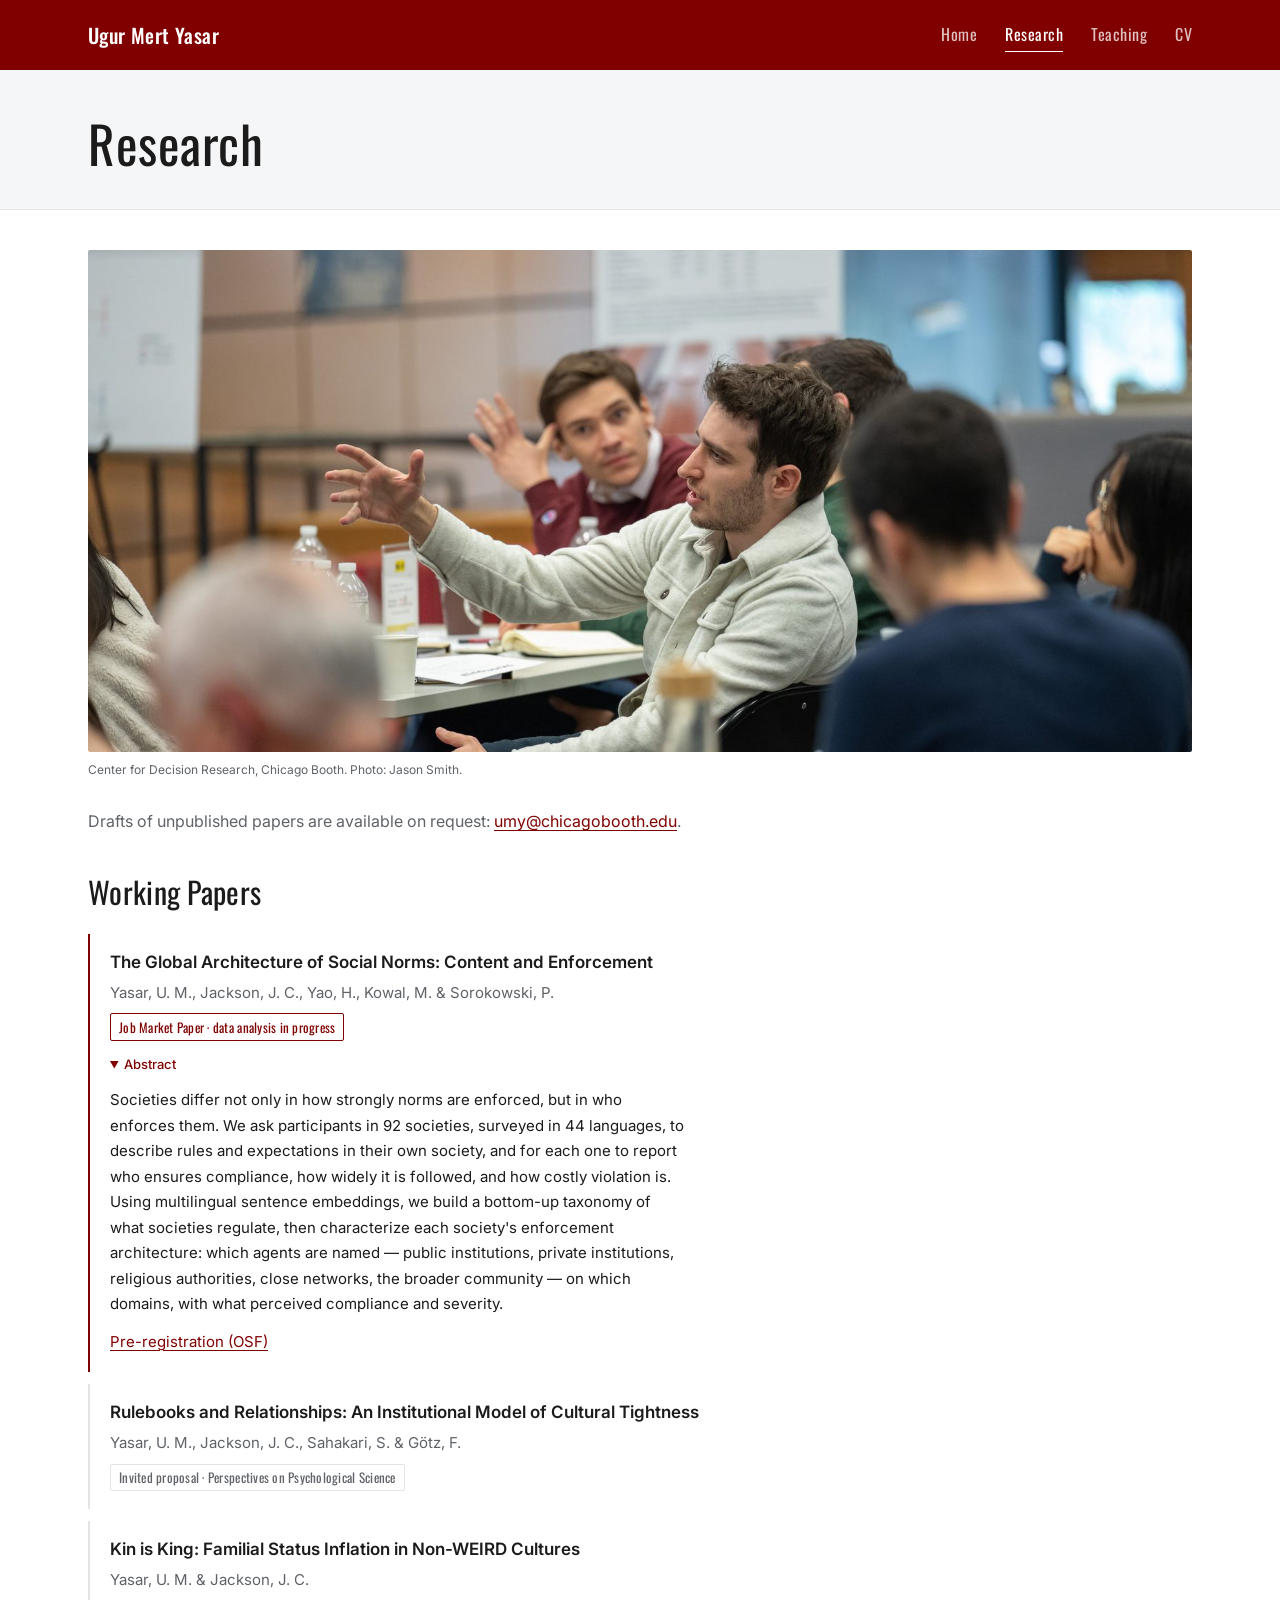
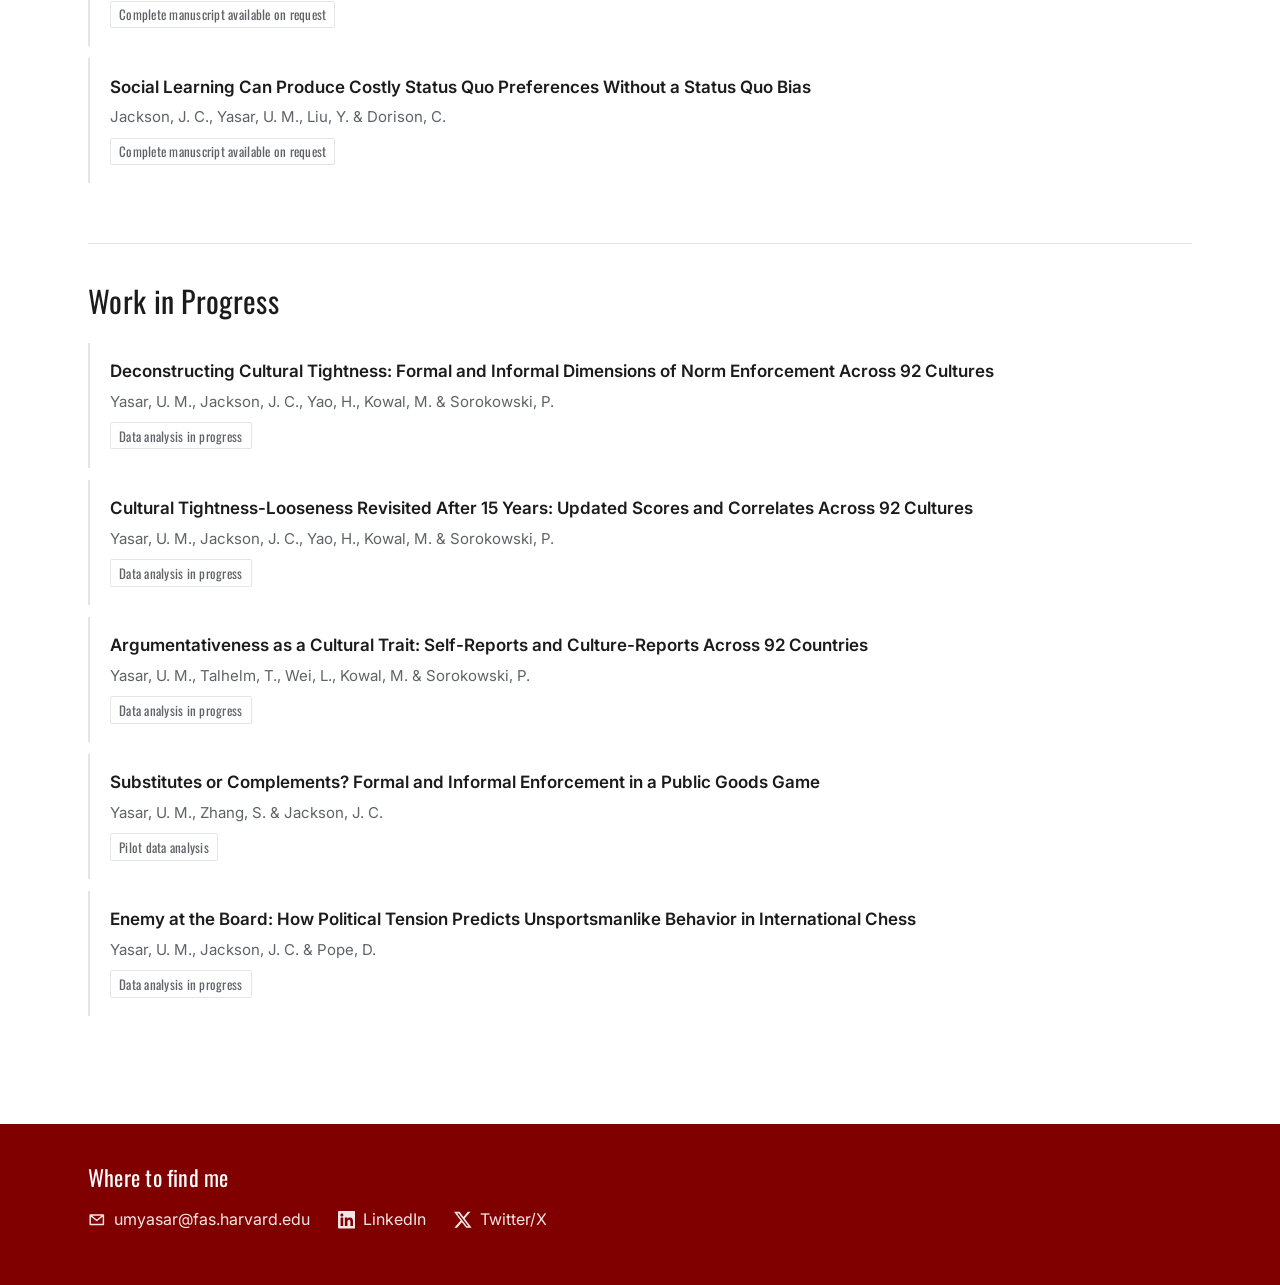
<file: research.html>
<!DOCTYPE html>
<html lang="en">
<head>
<meta charset="utf-8">
<meta name="viewport" content="width=device-width, initial-scale=1">
<title>Research &middot; Ugur Mert Yasar</title>
<meta name="description" content="Working papers and work in progress by Ugur Mert Yasar on social norms, cultural tightness, and norm enforcement across cultures.">
<link rel="icon" href="assets/favicon.svg?v=2" type="image/svg+xml">
<meta property="og:title" content="Research &middot; Ugur Mert Yasar">
<meta property="og:description" content="Working papers and work in progress by Ugur Mert Yasar on social norms, cultural tightness, and norm enforcement across cultures.">
<meta property="og:image" content="https://ugurmertyasar.com/assets/portrait.jpg">
<meta property="og:url" content="https://ugurmertyasar.com/research.html">
<meta property="og:type" content="website">
<meta name="twitter:card" content="summary">
<link rel="preconnect" href="https://fonts.googleapis.com">
<link rel="preconnect" href="https://fonts.gstatic.com" crossorigin>
<link href="https://fonts.googleapis.com/css2?family=Inter:wght@400;500;600&family=Oswald:wght@400;500&display=swap" rel="stylesheet">
<link rel="stylesheet" href="style.css?v=20261010">
</head>
<body>

<header class="masthead">
  <div class="wrap">
    <a class="name" href="index.html">Ugur Mert Yasar</a>
    <nav class="nav">
      <a href="index.html">Home</a>
      <a href="research.html" aria-current="page">Research</a>
      <a href="teaching.html">Teaching</a>
      <a href="assets/cv.pdf">CV</a>
    </nav>
  </div>
</header>

<div class="page-header">
  <div class="wrap">
    <h1>Research</h1>
  </div>
</div>

<main class="wrap">

  <figure class="photo">
    <img src="assets/cdr.jpg" width="1600" height="727" alt="Ugur Mert Yasar speaking in a group discussion at the Center for Decision Research">
    <figcaption>Center for Decision Research, Chicago Booth. Photo: Jason Smith.</figcaption>
  </figure>

  <p class="intro">Drafts of unpublished papers are available on request:
  <a href="mailto:umy@chicagobooth.edu">umy@chicagobooth.edu</a>.</p>

  <section class="section">
    <h2>Working Papers</h2>

    <article class="paper is-jmp">
      <h3>The Global Architecture of Social Norms: Content and Enforcement</h3>
      <p class="authors">Yasar, U. M., Jackson, J. C., Yao, H., Kowal, M. &amp; Sorokowski, P.</p>
      <span class="status is-jmp">Job Market Paper &middot; data analysis in progress</span>
      <details open>
        <summary>Abstract</summary>
        <p>Societies differ not only in how strongly norms are enforced, but in who
        enforces them. We ask participants in 92 societies, surveyed in 44 languages, to
        describe rules and expectations in their own society, and for each one to report
        who ensures compliance, how widely it is followed, and how costly violation is.
        Using multilingual sentence embeddings, we build a bottom-up taxonomy of what
        societies regulate, then characterize each society's enforcement architecture:
        which agents are named &mdash; public institutions, private institutions,
        religious authorities, close networks, the broader community &mdash; on which
        domains, with what perceived compliance and severity.</p>
        <p><a href="https://osf.io/fxba7/">Pre-registration (OSF)</a></p>
      </details>
    </article>

    <article class="paper">
      <h3>Rulebooks and Relationships: An Institutional Model of Cultural Tightness</h3>
      <p class="authors">Yasar, U. M., Jackson, J. C., Sahakari, S. &amp; G&ouml;tz, F.</p>
      <span class="status">Invited proposal &middot; Perspectives on Psychological Science</span>
    </article>

    <article class="paper">
      <h3>Kin is King: Familial Status Inflation in Non-WEIRD Cultures</h3>
      <p class="authors">Yasar, U. M. &amp; Jackson, J. C.</p>
      <span class="status">Complete manuscript available on request</span>
    </article>

    <article class="paper">
      <h3>Social Learning Can Produce Costly Status Quo Preferences Without a Status Quo Bias</h3>
      <p class="authors">Jackson, J. C., Yasar, U. M., Liu, Y. &amp; Dorison, C.</p>
      <span class="status">Complete manuscript available on request</span>
    </article>
  </section>

  <section class="section">
    <h2>Work in Progress</h2>

    <article class="paper">
      <h3>Deconstructing Cultural Tightness: Formal and Informal Dimensions of Norm
      Enforcement Across 92 Cultures</h3>
      <p class="authors">Yasar, U. M., Jackson, J. C., Yao, H., Kowal, M. &amp; Sorokowski, P.</p>
      <span class="status">Data analysis in progress</span>
    </article>

    <article class="paper">
      <h3>Cultural Tightness-Looseness Revisited After 15 Years: Updated Scores and
      Correlates Across 92 Cultures</h3>
      <p class="authors">Yasar, U. M., Jackson, J. C., Yao, H., Kowal, M. &amp; Sorokowski, P.</p>
      <span class="status">Data analysis in progress</span>
    </article>

    <article class="paper">
      <h3>Argumentativeness as a Cultural Trait: Self-Reports and Culture-Reports Across
      92 Countries</h3>
      <p class="authors">Yasar, U. M., Talhelm, T., Wei, L., Kowal, M. &amp; Sorokowski, P.</p>
      <span class="status">Data analysis in progress</span>
    </article>

    <article class="paper">
      <h3>Substitutes or Complements? Formal and Informal Enforcement in a Public Goods Game</h3>
      <p class="authors">Yasar, U. M., Zhang, S. &amp; Jackson, J. C.</p>
      <span class="status">Pilot data analysis</span>
    </article>

    <article class="paper">
      <h3>Enemy at the Board: How Political Tension Predicts Unsportsmanlike Behavior in
      International Chess</h3>
      <p class="authors">Yasar, U. M., Jackson, J. C. &amp; Pope, D.</p>
      <span class="status">Data analysis in progress</span>
    </article>
  </section>

  <!-- The interactive enforcement figure is kept, unpublished, in _held/ on the local
       machine. It is deliberately not in this repository. -->

</main>

<footer class="footer" id="contact">
  <div class="wrap">
    <h2>Where to find me</h2>
    <ul class="find">
      <li><a href="mailto:umyasar@fas.harvard.edu"><svg class="ico" viewBox="0 0 24 24" aria-hidden="true"><path fill="none" stroke="currentColor" stroke-width="2" stroke-linejoin="round" d="M3 5.5h18v13H3z M3.5 6l8.5 7 8.5-7"/></svg>umyasar@fas.harvard.edu</a></li>
      <li><a href="https://www.linkedin.com/in/ugurmertyasar" target="_blank" rel="noopener"><svg class="ico" viewBox="0 0 24 24" aria-hidden="true"><path fill="currentColor" d="M20.447 20.452h-3.554v-5.569c0-1.328-.027-3.037-1.852-3.037-1.853 0-2.136 1.445-2.136 2.939v5.667H9.351V9h3.414v1.561h.046c.477-.9 1.637-1.85 3.37-1.85 3.601 0 4.267 2.37 4.267 5.455v6.286zM5.337 7.433c-1.144 0-2.063-.926-2.063-2.065 0-1.138.92-2.063 2.063-2.063 1.14 0 2.064.925 2.064 2.063 0 1.139-.925 2.065-2.064 2.065zm1.782 13.019H3.555V9h3.564v11.452zM22.225 0H1.771C.792 0 0 .774 0 1.729v20.542C0 23.227.792 24 1.771 24h20.451C23.2 24 24 23.227 24 22.271V1.729C24 .774 23.2 0 22.222 0h.003z"/></svg>LinkedIn</a></li>
      <li><a href="https://x.com/ugurmertyasar" target="_blank" rel="noopener"><svg class="ico" viewBox="0 0 24 24" aria-hidden="true"><path fill="currentColor" d="M18.901 1.153h3.68l-8.04 9.19L24 22.846h-7.406l-5.8-7.584-6.638 7.584H.474l8.6-9.83L0 1.154h7.594l5.243 6.932ZM17.61 20.644h2.039L6.486 3.24H4.298Z"/></svg>Twitter/X</a></li>
    </ul>
  </div>
</footer>

</body>
</html>
</file>
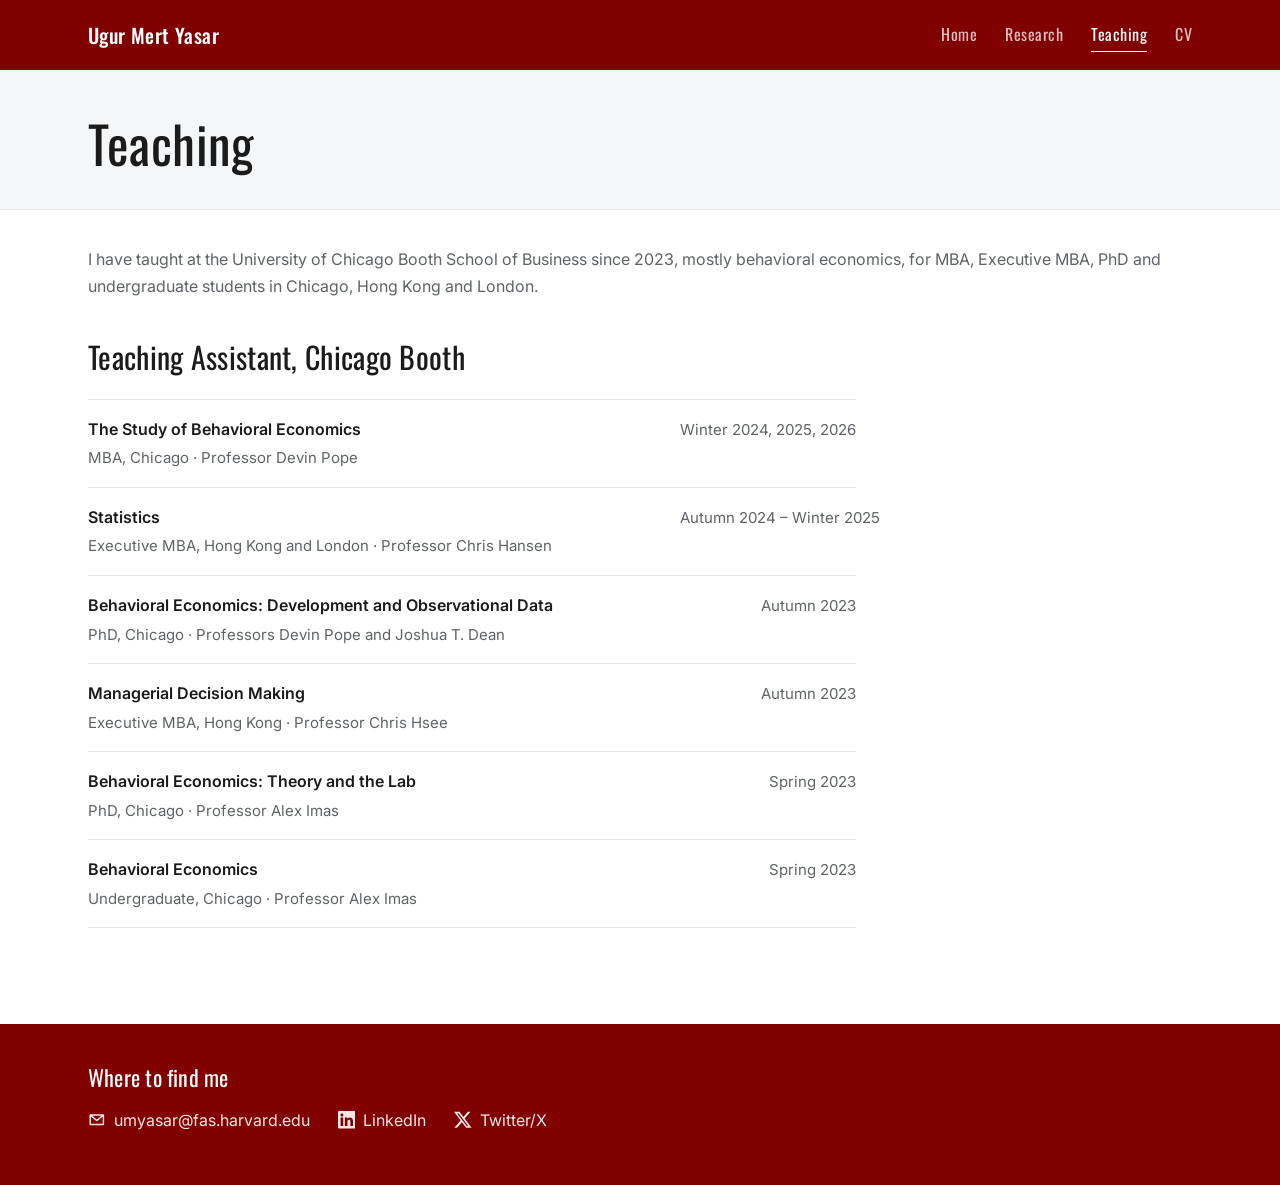
<file: teaching.html>
<!DOCTYPE html>
<html lang="en">
<head>
<meta charset="utf-8">
<meta name="viewport" content="width=device-width, initial-scale=1">
<title>Teaching &middot; Ugur Mert Yasar</title>
<meta name="description" content="Courses Ugur Mert Yasar has taught at the University of Chicago Booth School of Business: behavioral economics and statistics for MBA, Executive MBA, PhD and undergraduate students.">
<link rel="icon" href="assets/favicon.svg?v=2" type="image/svg+xml">
<meta property="og:title" content="Teaching &middot; Ugur Mert Yasar">
<meta property="og:description" content="Courses taught at the University of Chicago Booth School of Business.">
<meta property="og:image" content="https://ugurmertyasar.com/assets/portrait.jpg">
<meta property="og:url" content="https://ugurmertyasar.com/teaching.html">
<meta property="og:type" content="website">
<meta name="twitter:card" content="summary">
<link rel="preconnect" href="https://fonts.googleapis.com">
<link rel="preconnect" href="https://fonts.gstatic.com" crossorigin>
<link href="https://fonts.googleapis.com/css2?family=Inter:wght@400;500;600&family=Oswald:wght@400;500&display=swap" rel="stylesheet">
<link rel="stylesheet" href="style.css?v=20261010">
</head>
<body>

<header class="masthead">
  <div class="wrap">
    <a class="name" href="index.html">Ugur Mert Yasar</a>
    <nav class="nav">
      <a href="index.html">Home</a>
      <a href="research.html">Research</a>
      <a href="teaching.html" aria-current="page">Teaching</a>
      <a href="assets/cv.pdf">CV</a>
    </nav>
  </div>
</header>

<div class="page-header">
  <div class="wrap">
    <h1>Teaching</h1>
  </div>
</div>

<main class="wrap">

  <p class="intro">I have taught at the University of Chicago Booth School of Business
  since 2023, mostly behavioral economics, for MBA, Executive MBA, PhD and undergraduate
  students in Chicago, Hong Kong and London.</p>

  <section class="section">
    <h2>Teaching Assistant, Chicago Booth</h2>
    <ul class="courses">
      <li>
        <div>
          <p class="course">The Study of Behavioral Economics</p>
          <p class="meta">MBA, Chicago &middot; Professor Devin Pope</p>
        </div>
        <span class="term">Winter 2024, 2025, 2026</span>
      </li>
      <li>
        <div>
          <p class="course">Statistics</p>
          <p class="meta">Executive MBA, Hong Kong and London &middot; Professor Chris Hansen</p>
        </div>
        <span class="term">Autumn 2024 &ndash; Winter 2025</span>
      </li>
      <li>
        <div>
          <p class="course">Behavioral Economics: Development and Observational Data</p>
          <p class="meta">PhD, Chicago &middot; Professors Devin Pope and Joshua T. Dean</p>
        </div>
        <span class="term">Autumn 2023</span>
      </li>
      <li>
        <div>
          <p class="course">Managerial Decision Making</p>
          <p class="meta">Executive MBA, Hong Kong &middot; Professor Chris Hsee</p>
        </div>
        <span class="term">Autumn 2023</span>
      </li>
      <li>
        <div>
          <p class="course">Behavioral Economics: Theory and the Lab</p>
          <p class="meta">PhD, Chicago &middot; Professor Alex Imas</p>
        </div>
        <span class="term">Spring 2023</span>
      </li>
      <li>
        <div>
          <p class="course">Behavioral Economics</p>
          <p class="meta">Undergraduate, Chicago &middot; Professor Alex Imas</p>
        </div>
        <span class="term">Spring 2023</span>
      </li>
    </ul>
  </section>

</main>

<footer class="footer" id="contact">
  <div class="wrap">
    <h2>Where to find me</h2>
    <ul class="find">
      <li><a href="mailto:umyasar@fas.harvard.edu"><svg class="ico" viewBox="0 0 24 24" aria-hidden="true"><path fill="none" stroke="currentColor" stroke-width="2" stroke-linejoin="round" d="M3 5.5h18v13H3z M3.5 6l8.5 7 8.5-7"/></svg>umyasar@fas.harvard.edu</a></li>
      <li><a href="https://www.linkedin.com/in/ugurmertyasar" target="_blank" rel="noopener"><svg class="ico" viewBox="0 0 24 24" aria-hidden="true"><path fill="currentColor" d="M20.447 20.452h-3.554v-5.569c0-1.328-.027-3.037-1.852-3.037-1.853 0-2.136 1.445-2.136 2.939v5.667H9.351V9h3.414v1.561h.046c.477-.9 1.637-1.85 3.37-1.85 3.601 0 4.267 2.37 4.267 5.455v6.286zM5.337 7.433c-1.144 0-2.063-.926-2.063-2.065 0-1.138.92-2.063 2.063-2.063 1.14 0 2.064.925 2.064 2.063 0 1.139-.925 2.065-2.064 2.065zm1.782 13.019H3.555V9h3.564v11.452zM22.225 0H1.771C.792 0 0 .774 0 1.729v20.542C0 23.227.792 24 1.771 24h20.451C23.2 24 24 23.227 24 22.271V1.729C24 .774 23.2 0 22.222 0h.003z"/></svg>LinkedIn</a></li>
      <li><a href="https://x.com/ugurmertyasar" target="_blank" rel="noopener"><svg class="ico" viewBox="0 0 24 24" aria-hidden="true"><path fill="currentColor" d="M18.901 1.153h3.68l-8.04 9.19L24 22.846h-7.406l-5.8-7.584-6.638 7.584H.474l8.6-9.83L0 1.154h7.594l5.243 6.932ZM17.61 20.644h2.039L6.486 3.24H4.298Z"/></svg>Twitter/X</a></li>
    </ul>
  </div>
</footer>

</body>
</html>
</file>
<file: style.css>
/* ==========================================================================
   ugurmertyasar.com
   All colour lives in :root. Change a value here and every page follows.
   ========================================================================== */

:root {
  --paper:     #ffffff;
  --paper-alt: #f5f6f7;
  --ink:       #1b1b1b;
  --muted:     #5f6368;
  --rule:      #e4e4e4;
  --accent:    #800000;   /* links, labels, masthead band */
  --on-accent: #ffffff;
  --band:      #800000;   /* masthead background */
  --footer:    #800000;
  --formal:    #800000;   /* state, law, public institutions */
  --informal:  #7a6a3a;   /* family, community, religion */

  --map-ocean:    #ffffff;
  --map-grat:     #dde3e7;
  --map-edge:     #c3ccd2;
  --map-bg:       #dcdcdc;
  --map-hi:       #800000;
  --map-hi-hover: #5a0000;

  --display: "Oswald", "Arial Narrow", sans-serif;
  --sans:    "Inter", "Helvetica Neue", Arial, sans-serif;

  --measure: 36rem;
  --wide:    72rem;
}


*, *::before, *::after { box-sizing: border-box; }
html { -webkit-text-size-adjust: 100%; }

body {
  margin: 0;
  background: var(--paper);
  color: var(--ink);
  font-family: var(--sans);
  font-size: 1rem;
  line-height: 1.7;
  -webkit-font-smoothing: antialiased;
}

.wrap { max-width: var(--wide); margin: 0 auto; padding: 0 1.5rem; }

.label {
  font-family: var(--display);
  font-size: .8125rem; font-weight: 400;
  letter-spacing: .02em;
  color: var(--accent);
  margin: 0;
}

h1, h2, h3 {
  font-family: var(--display); font-weight: 400;
  letter-spacing: .01em;
}

a { color: var(--accent); text-decoration-color: currentColor; text-decoration-thickness: 1px; text-underline-offset: .2em; }
a:hover { color: var(--ink); }
a:focus-visible { outline: 2px solid var(--accent); outline-offset: 3px; border-radius: 2px; }

/* --- masthead ------------------------------------------------------------ */
.masthead { background: var(--band); color: var(--on-accent); }
.masthead .wrap {
  display: flex; flex-wrap: wrap; gap: .5rem 2rem;
  align-items: center; justify-content: space-between;
  padding-top: 1.1rem; padding-bottom: 1.1rem;
}
.masthead .name {
  font-family: var(--display); font-size: 1.25rem; font-weight: 500;
  letter-spacing: .02em;
  color: var(--on-accent); text-decoration: none;
}
.nav { display: flex; gap: 1.75rem; }
.nav a {
  font-family: var(--display); font-size: 1rem; letter-spacing: .03em;
  text-decoration: none;
  color: var(--on-accent); opacity: .75;
  padding: .2rem 0; border-bottom: 1px solid transparent;
}
.nav a:hover { opacity: 1; color: var(--on-accent); }
.nav a[aria-current="page"] { opacity: 1; border-bottom-color: currentColor; }

/* --- hero ---------------------------------------------------------------- */
.hero {
  padding: 4rem 0 4.5rem; display: grid; gap: 4rem;
  grid-template-columns: minmax(0,1fr) minmax(16rem, 24rem); align-items: center;
}
.hero h1 {
  font-size: 1.75rem; line-height: 1.2; font-weight: 500;
  text-transform: none; letter-spacing: .01em;
  margin: 0 0 .5rem;
}
.hero .role { color: var(--muted); font-size: 1rem; line-height: 1.6; margin: 0 0 1.5rem; max-width: none; }
.hero p { max-width: var(--measure); margin: 0 0 1rem; }
.hero .portrait {
  width: 100%; height: auto; aspect-ratio: 4 / 5; object-fit: cover;
  display: block; border-radius: 2px;
}

.hero .portrait.is-flip { cursor: pointer; transition: transform .3s ease; }
.hero .portrait.is-flip:hover { transform: scale(1.03); }
.hero .portrait.is-flip:focus-visible { outline: 2px solid var(--accent); outline-offset: 4px; }

.links { display: flex; flex-wrap: wrap; gap: .5rem .75rem; margin: 1.75rem 0 0; padding: 0; list-style: none; }
.links a {
  font-size: .8125rem; text-decoration: none; color: var(--ink);
  border: 1px solid var(--rule); border-radius: 2px; padding: .35rem .85rem;
  display: inline-block;
}
.links a:hover { border-color: var(--accent); color: var(--accent); }

/* --- map plate ----------------------------------------------------------- */
.plate { padding: 3.5rem 0 4rem; }
.band { background: var(--paper-alt); border-top: 1px solid var(--rule); }
.plate figure { margin: 0; }
.plate-head { margin-bottom: 1.5rem; }
.plate h2 { font-size: clamp(1.5rem, 3vw, 1.875rem); line-height: 1.15; margin: 0; }
.soon-note { margin: .4rem 0 0; color: var(--muted); }

/* Survey section switch: see the comment above the section in index.html. */
.plate[data-state="hidden"] { display: none; }
.plate[data-state="soon"] .when-live,
.plate[data-state="live"] .when-soon { display: none; }
.plate figcaption { margin-top: 1.5rem; max-width: 46rem; color: var(--muted); font-size: .9375rem; }

.stats {
  display: grid; grid-template-columns: repeat(3, 1fr);
  border-top: 1px solid var(--rule); border-bottom: 1px solid var(--rule);
  margin: 1.75rem 0 0; padding: 0; list-style: none;
}
.stats li { padding: 1.1rem 1.25rem; border-left: 1px solid var(--rule); }
.stats li:first-child { border-left: 0; padding-left: 0; }
.stats .n {
  display: block; font-family: var(--display); font-size: 2.25rem; line-height: 1;
  color: var(--ink);
}
.stats .label { display: block; margin-top: .45rem; color: var(--muted); font-size: .75rem; }

.map-wrap { position: relative; }
.map { width: 100%; height: auto; display: block; }

.map .ocean      { fill: var(--map-ocean); }
.map .grat path  { fill: none; stroke: var(--map-grat); stroke-width: .7; }
.map .c          { fill: var(--map-bg); stroke: var(--map-ocean); stroke-width: .6; stroke-linejoin: round; }
.map .c.s        { fill: var(--map-hi); cursor: pointer; transition: fill .12s ease; }
.map .c.dot      { stroke-width: 1.4; }
.map .edge       { fill: none; stroke: var(--map-edge); stroke-width: 1.2; }
.map .c.s.is-on  { fill: var(--map-hi-hover); }

.map-tip {
  position: absolute; pointer-events: none; opacity: 0;
  transform: translate(-50%, -145%);
  font-size: .75rem; font-weight: 500; white-space: nowrap;
  background: var(--ink); color: var(--paper);
  padding: .3rem .6rem; border-radius: 2px;
  box-shadow: 0 2px 8px rgba(0,0,0,.16);
  transition: opacity .12s ease;
}
.map-tip.on { opacity: 1; }
.map-tip .tip-l { opacity: .7; font-weight: 400; }

.map-legend {
  display: flex; flex-wrap: wrap; align-items: center; gap: .4rem 1.75rem;
  margin-top: 1rem; font-size: .75rem; color: var(--muted);
}
.map-legend .sw {
  width: .7rem; height: .7rem; border-radius: 2px;
  display: inline-block; margin-right: .45rem; vertical-align: -1px;
}
.map-legend .sw-hi { background: var(--map-hi); }
.map-legend .sw-bg { background: var(--map-bg); }
.map-legend .hint { margin-left: auto; }

/* --- sections ------------------------------------------------------------ */
.section { border-top: 1px solid var(--rule); padding: 2.5rem 0 3rem; }
.section > h2 { font-size: clamp(1.5rem, 3vw, 1.875rem); line-height: 1.15; margin: 0 0 1.5rem; }

/* Inner pages: plain title on a grey band under the masthead. */
.page-header { background: var(--paper-alt); border-bottom: 1px solid var(--rule); padding: 3rem 0 2.5rem; }
.page-header h1 { font-size: clamp(2.25rem, 5vw, 3.2rem); line-height: 1; margin: 0; }
.intro { color: var(--muted); margin: 2.25rem 0 0; }

.photo { margin: 2.5rem 0 0; }
.photo img { width: 100%; height: auto; display: block; border-radius: 2px; }
.photo figcaption { margin-top: .5rem; font-size: .75rem; color: var(--muted); }
.photo + .intro { margin-top: 1.75rem; }

/* --- teaching -------------------------------------------------------------- */
.courses { list-style: none; margin: 0; padding: 0; max-width: 48rem; }
.courses li { padding: 1rem 0; border-bottom: 1px solid var(--rule); }
.courses li:first-child { border-top: 1px solid var(--rule); }
.courses .course { font-weight: 600; margin: 0; }
.courses .meta { color: var(--muted); font-size: .9375rem; margin: .15rem 0 0; }
.courses .term { white-space: nowrap; }
@media (min-width: 46rem) {
  .courses li { display: grid; grid-template-columns: 1fr 11rem; gap: 1rem; align-items: baseline; }
  .courses .term { text-align: right; color: var(--muted); font-size: .9375rem; }
}
.intro + .section { border-top: 0; }

.titles { list-style: none; margin: 0; padding: 0; max-width: 48rem; }
.titles li { padding: .7rem 0; border-bottom: 1px solid var(--rule); }
.titles li:first-child { border-top: 1px solid var(--rule); }
.titles a { color: var(--ink); text-decoration: none; font-weight: 500; }
.titles a:hover { color: var(--accent); }
.tag {
  margin-left: .5rem; white-space: nowrap;
  font-family: var(--display); font-size: .8125rem; letter-spacing: .02em;
  color: var(--accent);
}
.prose { max-width: var(--measure); }
.prose p { margin: 0 0 1rem; }
.more { margin: 1.5rem 0 0; font-family: var(--display); letter-spacing: .02em; font-size: 1rem; }
.more a { text-decoration: none; }

/* --- papers -------------------------------------------------------------- */
.paper { padding: 1.1rem 0 1.1rem 1.25rem; border-left: 2px solid var(--rule); margin-bottom: .75rem; }
.paper h3 {
  font-family: var(--sans); text-transform: none; letter-spacing: 0;
  font-size: 1.0625rem; font-weight: 600; margin: 0 0 .3rem; line-height: 1.4;
}
.paper .authors { color: var(--muted); font-size: .9375rem; margin: 0 0 .5rem; }
.paper .status {
  display: inline-block; font-family: var(--display); font-size: .8125rem;
  letter-spacing: .02em; color: var(--muted);
  border: 1px solid var(--rule); border-radius: 2px; padding: .1rem .5rem;
}
.paper.is-jmp { border-left-color: var(--accent); }
.paper .status.is-jmp { color: var(--accent); border-color: var(--accent); }
.paper details { margin-top: .75rem; }
.paper summary { font-size: .8125rem; font-weight: 500; color: var(--accent); cursor: pointer; }
.paper details p { max-width: var(--measure); margin: .75rem 0 0; font-size: .9375rem; }

/* --- footer -------------------------------------------------------------- */
.footer { background: var(--footer); color: #fff; margin-top: 3rem; padding: 2.5rem 0 3rem; }
.band + .footer { margin-top: 0; }
.footer h2 { font-size: 1.375rem; line-height: 1.2; margin: 0 0 1rem; }
.find { list-style: none; margin: 0; padding: 0; display: flex; flex-wrap: wrap; gap: .6rem 1.75rem; }
.find a { color: #fff; text-decoration: none; display: inline-flex; align-items: center; gap: .5rem; opacity: .9; }
.find a:hover { opacity: 1; text-decoration: underline; text-underline-offset: .2em; }
.find .ico { width: 1.1rem; height: 1.1rem; flex: none; }

@media (max-width: 46rem) {
  .hero { grid-template-columns: 1fr; gap: 0; padding-top: 2.5rem; }
  .hero .portrait { order: -1; max-width: 15rem; margin: 0 auto 2rem; }
  .page-header { padding: 2rem 0 1.75rem; }
  .nav { gap: 1.25rem; }
  .stats li { padding-left: .75rem; padding-right: .5rem; }
  .map-legend .hint { margin-left: 0; flex-basis: 100%; }
}
@media (prefers-reduced-motion: reduce) {
  * { transition-duration: .01ms !important; animation-duration: .01ms !important; }
}
</file>
